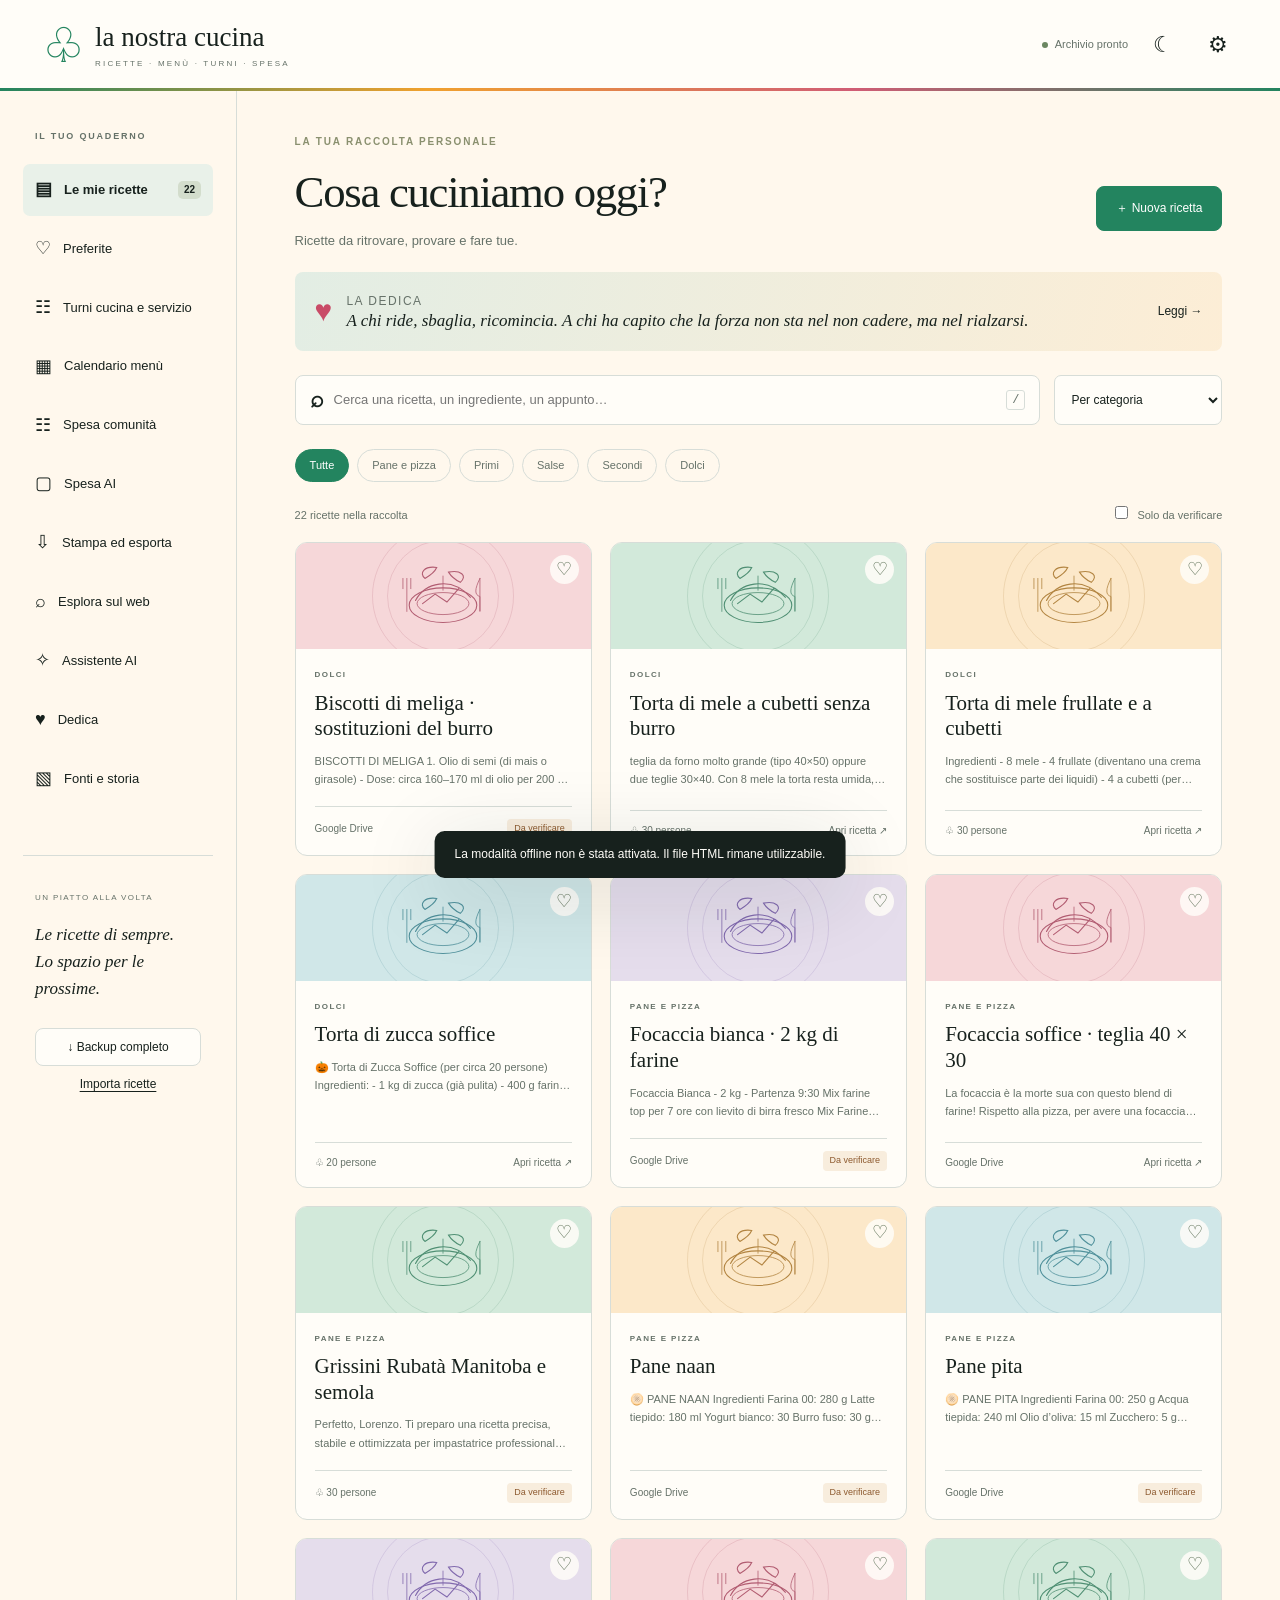
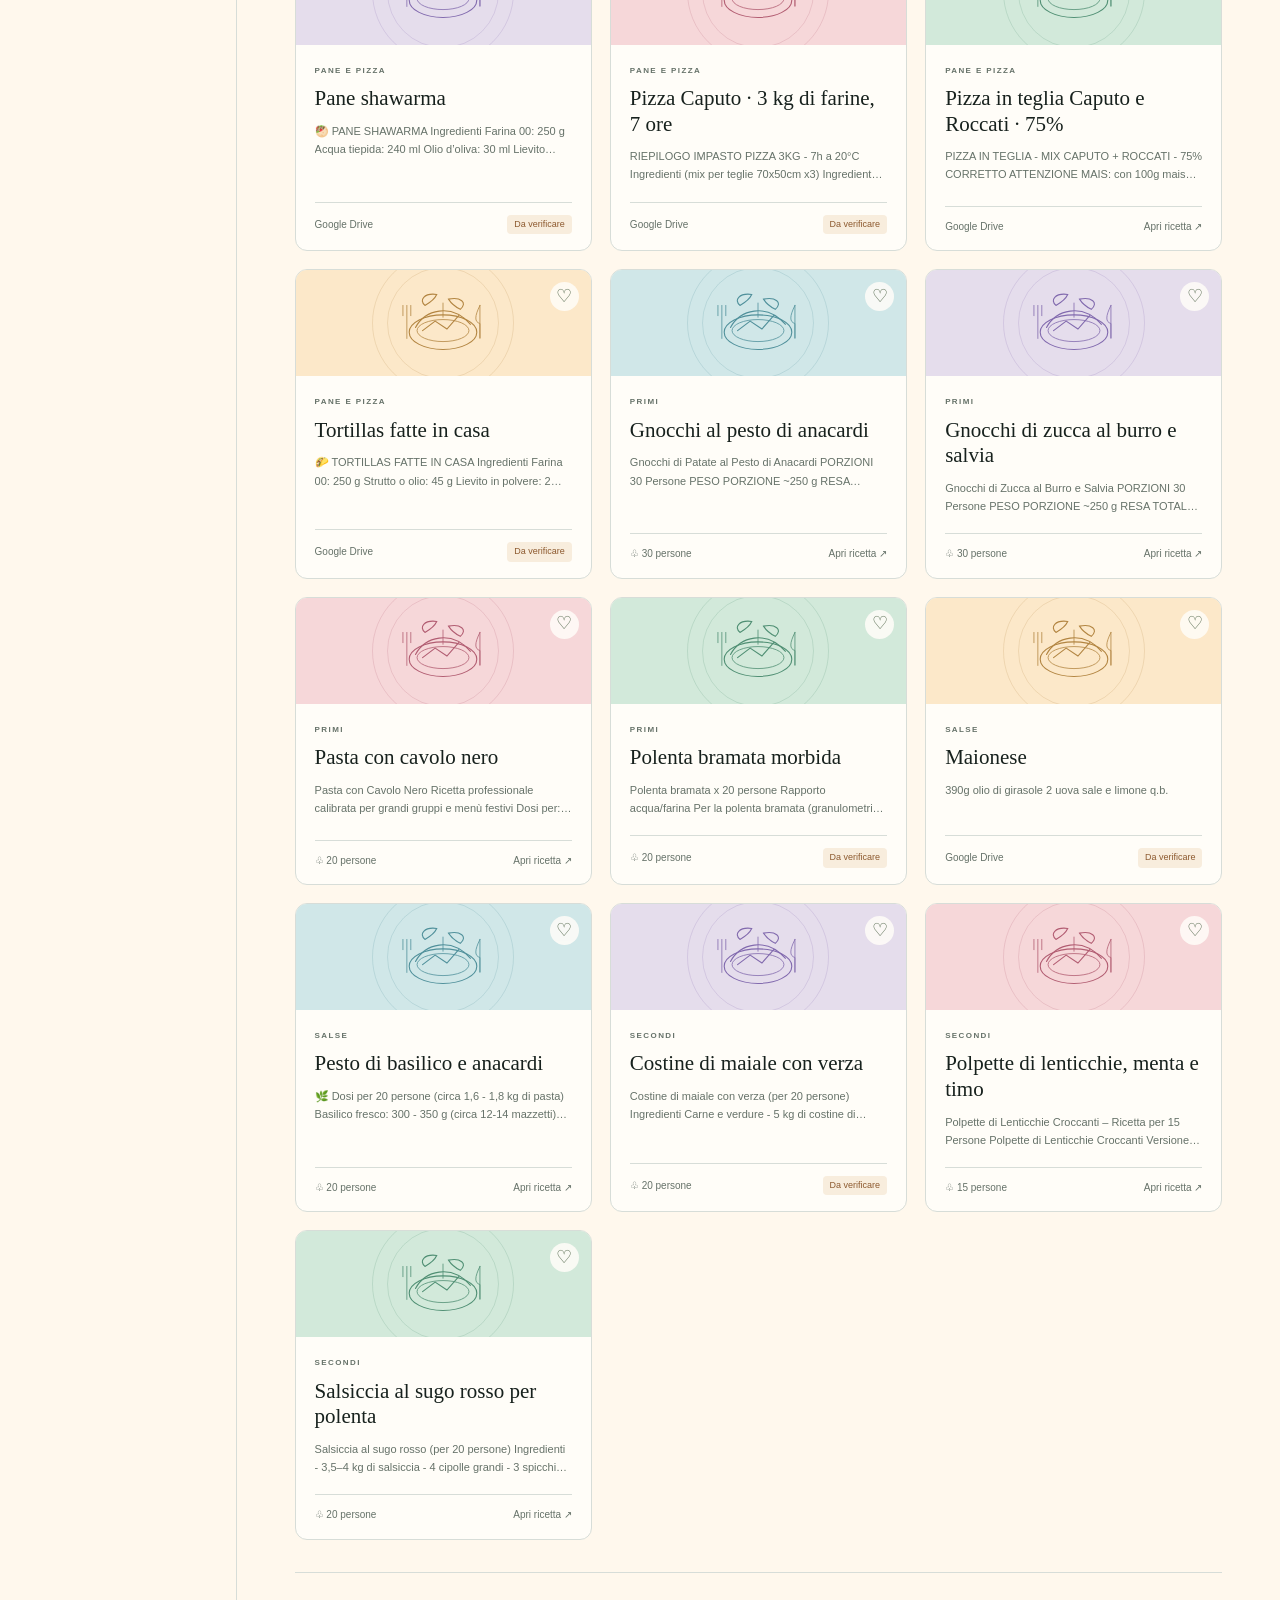
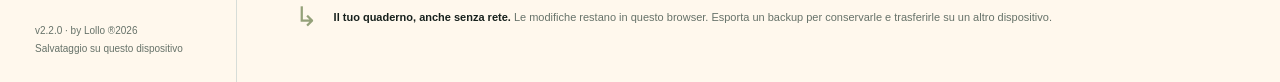
<file: index.html>
<!doctype html>
<html lang="it"><head><meta charset="utf-8"><meta name="viewport" content="width=device-width,initial-scale=1"><meta name="theme-color" content="#23845f"><meta name="description" content="Il ricettario personale di Lorenzo: ricette, spesa AI, stampa ed esportazione."><link rel="manifest" href="./manifest.webmanifest"><link rel="icon" href="./icon.svg" type="image/svg+xml"><link rel="stylesheet" href="./style.css"><link rel="stylesheet" href="./features.css"><title>La nostra cucina · Ricettario</title></head>
<body>
<header class="topbar"><a class="brand" href="#" aria-label="Vai al ricettario"><span class="brand-icon">♧</span><span>la nostra cucina<small>RICETTE · MENÙ · TURNI · SPESA</small></span></a><div class="top-actions"><span id="network" class="status">Archivio locale</span><button id="install" hidden>Installa</button><button id="themeToggle" class="icon-btn" aria-label="Attiva tema scuro" aria-pressed="false">☾</button><button id="settings" class="icon-btn" aria-label="Impostazioni, colori e guida">⚙</button></div></header>
<div id="storageWarning" class="review-box" role="alert" hidden></div><div class="app-shell"><aside><div class="side-label">IL TUO QUADERNO</div><nav id="nav"><button data-view="recipes" class="active">▤ <span>Le mie ricette</span><b id="totalSide">22</b></button><button data-view="favorites">♡ <span>Preferite</span></button><button data-view="turni">☷ <span>Turni cucina e servizio</span></button><button data-view="menu">▦ <span>Calendario menù</span></button><button data-view="community">☷ <span>Spesa comunità</span></button><button data-view="shopping">▢ <span>Spesa AI</span></button><button data-view="export">⇩ <span>Stampa ed esporta</span></button><button data-view="explore">⌕ <span>Esplora sul web</span></button><button data-view="ai">✧ <span>Assistente AI</span></button><button data-view="dedication">♥ <span>Dedica</span></button><button data-view="sources">▧ <span>Fonti e storia</span></button></nav><div class="sidebar-note"><span>UN PIATTO ALLA VOLTA</span><p>Le ricette di sempre.<br>Lo spazio per le prossime.</p><button id="backup">↓ Backup completo</button><button id="importOpen" class="text-btn">Importa ricette</button><input type="file" id="importFile" accept="application/json,.json" hidden></div><small class="side-footer">v2.2.0 · by Lollo ®2026<br>Salvataggio su questo dispositivo</small></aside>
<main><section id="turniView" hidden><div class="eyebrow">LA NOSTRA CUCINA · PROGRAMMA UNICO</div><h1>Turni cucina e servizio.</h1><p>Genera i turni, consulta il menù delle stesse date e conserva tutto con un backup unico.</p><div class="panel"><div class="button-row"><button id="legacyTurniImport">Importa backup Turni Cucina</button><button id="unifiedBackup">Esporta backup completo</button><button id="recoverStorage">Recupera salvataggi originali</button><button id="unifiedRestore">Ripristina backup completo</button></div><p>Per trasferire i dati della vecchia app, premi prima Salva in Turni Cucina e importa qui il suo file JSON. Il numero delle persone nei turni è distinto dai commensali del menù.</p><input id="legacyTurniFile" type="file" accept=".json,application/json" hidden><input id="unifiedImportFile" type="file" accept=".json,application/json" hidden></div><iframe id="turniFrame" title="Gestione turni cucina e servizio" style="width:100%;height:82vh;min-height:650px;border:1px solid var(--line);border-radius:14px;background:var(--paper)" allow="clipboard-write"></iframe></section>
<section id="recipesView"><div class="page-kicker">LA TUA RACCOLTA PERSONALE</div><div class="page-heading"><div><h1 id="pageTitle">Cosa cuciniamo oggi?</h1><p id="pageSubtitle">Ricette da ritrovare, provare e fare tue.</p></div><button id="newRecipe" class="primary">＋ Nuova ricetta</button></div>
<button class="dedication-banner" data-view="dedication"><span>♥</span><span><small>LA DEDICA</small><b id="dedicationTeaser">A chi ride, sbaglia, ricomincia.</b></span><span>Leggi →</span></button>
<div class="search-line"><label class="search-box"><span>⌕</span><input id="search" type="search" placeholder="Cerca una ricetta, un ingrediente, un appunto…" aria-label="Cerca nelle ricette"><kbd>/</kbd></label><select id="sort" aria-label="Ordina ricette"><option value="category">Per categoria</option><option value="title">Dalla A alla Z</option><option value="updated">Ultime modifiche</option></select></div>
<div id="categories" class="chips" aria-label="Filtra per categoria"></div><div class="list-meta"><span id="resultCount"></span><label><input type="checkbox" id="onlyReview"> Solo da verificare</label></div><div id="recipeGrid" class="recipe-grid"></div><div id="empty" class="empty" hidden><span>♧</span><h2>Nessuna ricetta trovata</h2><p>Prova un altro ingrediente o cambia i filtri.</p><button id="resetFilters">Azzera filtri</button></div>
<div class="collection-note"><span>↳</span><p><strong>Il tuo quaderno, anche senza rete.</strong> Le modifiche restano in questo browser. Esporta un backup per conservarle e trasferirle su un altro dispositivo.</p></div></section>
<section id="menuView" hidden><div class="page-kicker">PROGRAMMAZIONE DEI PASTI</div><div class="page-heading"><div><h1>Calendario dei menù.</h1><p>Due schemi settimanali, invernale ed estivo, con variazioni per singolo giorno e dosi calcolate sulle persone.</p></div><span id="menuSaved" class="saved-badge">Salvataggio automatico</span></div><div class="menu-controls panel"><label>Stagione applicata<select id="menuSeasonMode"><option value="auto">Automatica · inverno ottobre–marzo</option><option value="winter">Sempre invernale</option><option value="summer">Sempre estiva</option></select></label><label>Persone predefinite<input id="menuDefaultPeople" type="number" min="1" max="10000" value="20"></label><div class="menu-month-nav"><button id="menuPrev" aria-label="Mese precedente">←</button><strong id="menuMonthTitle"></strong><button id="menuNext" aria-label="Mese successivo">→</button><button id="menuToday">Oggi</button></div></div><div class="menu-layout"><div><div id="menuCalendar" class="menu-calendar panel"></div><div class="panel menu-template-bar"><div><h2>Schema stagionale settimanale</h2><p>Il menù del giorno si ripete ogni settimana finché non crei una variazione per una data specifica.</p></div><label>Stagione<select id="menuTemplateSeason"><option value="winter">Invernale</option><option value="summer">Estivo</option></select></label><label>Giorno<select id="menuTemplateWeekday"><option value="0">Lunedì</option><option value="1">Martedì</option><option value="2">Mercoledì</option><option value="3">Giovedì</option><option value="4">Venerdì</option><option value="5">Sabato</option><option value="6">Domenica</option></select></label><button id="menuEditTemplate" class="primary">Modifica schema</button></div></div><aside class="panel menu-day-detail"><div class="eyebrow">GIORNO SELEZIONATO</div><h2 id="menuSelectedTitle"></h2><p id="menuSelectedMeta" class="muted"></p><div id="menuDayMeals"></div><div id="menuTurni" class="panel"></div><div id="menuDayNotes"></div><h3>Ingredienti calcolati</h3><div id="menuDayIngredients"></div><div class="button-row"><button id="menuEditDay" class="primary">Modifica il giorno</button><button id="menuPrintDay">Stampa</button><button id="menuCsvDay">CSV</button></div><hr><div class="button-row"><button id="menuExport">Esporta calendario</button><button id="menuImport">Importa</button><input id="menuImportFile" type="file" accept="application/json,.json" hidden></div><p id="menuStatus" class="muted" role="status"></p></aside></div></section>
<section id="exploreView" hidden><div class="page-kicker">ISPIRAZIONI E NUOVE IDEE</div><h1>Apriamo la dispensa.</h1><p class="intro">Cerca sul web in italiano oppure esplora il database internazionale TheMealDB.</p><div class="two-col"><div class="panel"><h2>Una ricerca sul web</h2><label>Cosa vorresti cucinare?<textarea id="webQuery" rows="4" placeholder="Una torta di mele senza burro per 20 persone"></textarea></label><label>Affina la ricerca<input id="webConstraints" placeholder="Es. forno statico, senza latte, procedimento dettagliato"></label><label>Motore di ricerca<select id="webEngine"><option value="google">Google</option><option value="duck">DuckDuckGo</option></select></label><button id="webSearch" class="primary">Cerca sul web ↗</button><p class="muted">Si apre una nuova scheda con i risultati. Per salvare una ricetta usa “Nuova ricetta” e indica la fonte.</p></div><div class="panel"><div class="eyebrow">DATABASE DI RICETTE</div><h2>TheMealDB</h2><p>Ingredienti e preparazioni da tutto il mondo. Cerca i nomi in inglese, per esempio “pasta”, “chicken” o “cake”.</p><label>Nome della ricetta<input id="mealQuery" placeholder="pasta"></label><div class="button-row"><button id="mealSearch" class="primary">Cerca ricette</button><button id="mealRandom">Sorprendimi</button></div><p class="muted">Accesso personale con chiave di test pubblica 1. Puoi impostare una tua chiave nelle impostazioni. Fonte: <a href="https://www.themealdb.com/api.php" target="_blank" rel="noopener noreferrer">TheMealDB</a>.</p></div></div><p id="mealStatus" role="status"></p><div id="mealResults" class="recipe-grid"></div></section>
<section id="aiView" hidden><div class="page-kicker">UN AIUTO AI FORNELLI</div><h1>Parliamone in cucina.</h1><p class="intro">Idee, sostituzioni e spiegazioni. Scegli il servizio e inserisci la tua chiave per usare l’AI nell’app.</p><div class="two-col ai-layout"><div class="panel"><label>Servizio AI<select id="aiProvider"><option value="gemini">Google Gemini</option><option value="openrouter">OpenRouter</option></select></label><label>Chiave API personale<input id="aiKey" type="password" autocomplete="off" placeholder="Incolla la chiave API"></label><p class="muted">La chiave resta in memoria fino alla chiusura o al ricaricamento della pagina. Non viene esportata nel backup.</p><div class="button-row"><button id="loadModels">Carica modelli disponibili</button><button id="forgetKey" class="text-btn">Cancella chiave</button></div><label>Modello<input id="aiModel" list="modelList" placeholder="Carica i modelli e scegline uno"><datalist id="modelList"></datalist></label><label>Ricetta da allegare<select id="aiRecipe"><option value="">Nessuna: solo la mia domanda</option></select></label><p class="muted">Con “Chiedi all’AI” invii la domanda e, se selezionata, il testo della ricetta al servizio scelto. La risposta non include una ricerca web in tempo reale.</p><label>La tua domanda<textarea id="aiQuestion" rows="5" placeholder="Come posso rendere questo impasto più croccante? Quali ingredienti posso sostituire?"></textarea></label><div class="button-row"><button id="askAI" class="primary">✧ Chiedi all’AI</button><button id="copyPrompt">Copia prompt</button></div><a class="external" href="https://chatgpt.com/" target="_blank" rel="noopener noreferrer">Apri ChatGPT per incollare il prompt ↗</a><p id="aiStatus" role="status"></p></div><div class="panel answer-panel"><div class="eyebrow">LA RISPOSTA</div><div id="aiAnswer" class="prose"><p class="muted">Un secondo parere per la tua prossima ricetta.</p></div><div class="button-row"><button id="saveAI" disabled>＋ Salva come nuova bozza</button><button id="copyAI" disabled>Copia risposta</button></div><p class="muted">Le proposte AI sono bozze da controllare, soprattutto per dosi, allergeni e conservazione.</p></div></div></section>
<section id="shoppingView" hidden><div class="page-kicker">DALLA RICETTA AL CARRELLO</div><h1>La spesa, preparata con l’AI.</h1><p class="intro">Scegli le ricette e il numero di persone. L’AI può unire gli ingredienti, adattare le dosi note e sottrarre ciò che hai già in dispensa.</p><div class="two-col feature-layout"><div class="panel"><div class="section-row"><h2>Scegli le ricette</h2><span id="shoppingSelection">0 selezionate</span></div><div class="button-row compact"><button id="shoppingAll">Seleziona tutte</button><button id="shoppingNone">Nessuna</button></div><div id="shoppingRecipes" class="check-list"></div><label>Persone per ogni ricetta<input id="shoppingPeople" type="number" min="1" max="10000" value="4"></label><label>Già in dispensa<textarea id="shoppingPantry" rows="3" placeholder="Sale, olio, 500 g di farina…"></textarea></label><label>Preferenze o necessità<textarea id="shoppingExtra" rows="3" placeholder="Senza lattosio, compra confezioni intere…"></textarea></label><label class="inline-check"><input id="shoppingMerge" type="checkbox"> Aggiungi alla lista esistente invece di sostituirla</label><div class="button-row"><button id="shoppingGenerate" class="primary">✧ Crea la spesa con AI</button><button id="shoppingCopyPrompt">Copia prompt</button><button id="shoppingConfigure">Configura AI</button></div><p id="shoppingStatus" role="status" class="muted"></p><details><summary>Incolla una risposta preparata con ChatGPT</summary><label>JSON della lista<textarea id="shoppingPasteAI" rows="7" placeholder='{"items":[{"name":"Farina","quantity":"2 kg","category":"Pane e farine","note":""}],"notes":[]}'></textarea></label><button id="shoppingImportAI">Importa lista</button></details></div><div class="panel"><div class="section-row"><h2>Lista della spesa</h2><span id="shoppingCount">0 voci</span></div><div class="button-row compact"><button id="shoppingPrint">Stampa</button><button id="shoppingCopy">Copia</button><button id="shoppingTxt">Scarica TXT</button></div><div id="shoppingNotes"></div><div id="shoppingList"></div><form id="shoppingAdd" class="manual-add"><h3>Aggiungi a mano</h3><input id="shoppingAddName" required placeholder="Ingrediente"><input id="shoppingAddQty" placeholder="Quantità"><select id="shoppingAddCategory"><option>Frutta e verdura</option><option>Pane e farine</option><option>Carne e pesce</option><option>Latticini e uova</option><option>Dispensa</option><option>Spezie e condimenti</option><option>Altro</option></select><button>Aggiungi</button></form><p class="muted">Controlla sempre quantità, allergeni e unità ambigue. La lista si salva solo su questo dispositivo.</p></div></div></section>
<section id="communityView" hidden><div class="page-kicker">LISTA GENERALE DELLA COMUNITÀ</div><div class="page-heading"><div><h1>La spesa della comunità.</h1><p>110 prodotti importati da Lista_Spesa_Aggiornata su Google Drive.</p></div><button id="communityPrintTop" class="primary">Stampa A4</button></div><div class="community-daybar panel"><label>Giorno della spesa<input id="communityDate" type="date"></label><label>Giornate memorizzate<select id="communityHistory" aria-label="Giornate memorizzate"></select></label><div class="button-row compact"><button id="communityToday">Oggi</button><button id="communityCopyPrevious">Copia giorno precedente</button></div><span id="communitySaved" class="saved-badge">Salvataggio automatico</span></div><div class="community-toolbar panel"><label class="search-box small"><span>⌕</span><input id="communitySearch" type="search" placeholder="Cerca prodotto o reparto" aria-label="Cerca nella spesa comunità"></label><label>Supermercato<select id="communityStoreFilter"><option value="">Tutti</option><option>Angelo</option><option>Eurospin</option><option>Altro</option></select></label><div class="button-row compact"><button id="communitySelectQty">Seleziona quelli con quantità</button><button id="communityClear">Togli tutte le spunte</button></div><span id="communitySummary" class="community-summary"></span></div><div class="community-layout"><div class="panel community-catalog"><div class="community-head"><span>Da comprare</span><span>Prodotto</span><span>Quantità</span><span>Supermercato</span><span></span></div><div id="communityList"></div></div><div class="community-side"><div class="panel"><h2>Aggiungi un prodotto</h2><form id="communityAdd" class="community-add"><label>Prodotto o ingrediente<input id="communityAddName" required maxlength="180" placeholder="Es. Aceto di mele"></label><label>Quantità<input id="communityAddQty" maxlength="80" placeholder="Es. 3 bottiglie"></label><label>Reparto<input id="communityAddDepartment" maxlength="100" placeholder="Es. Cucina/Cibo"></label><label>Supermercato<select id="communityAddStore"><option>Angelo</option><option>Eurospin</option><option>Altro</option></select></label><button class="primary">Aggiungi alla lista</button></form></div><div class="panel altro-panel"><h2>ALTRO</h2><p class="muted">Spazio libero per prodotti, promemoria o indicazioni che non rientrano nell’elenco.</p><textarea id="communityOther" rows="14" placeholder="Scrivi qui tutto il resto…"></textarea></div><div class="panel"><h2>Stampa e archivio</h2><p>La giornata viene salvata automaticamente. La stampa include solo i prodotti spuntati o con quantità ed è ottimizzata per un A4 orizzontale.</p><div class="button-row"><button id="communityPrint" class="primary">Stampa su un A4</button><button id="communityCsv">Esporta giorno CSV</button></div><div class="button-row"><button id="communityExport">Esporta tutte le giornate</button><button id="communityImport">Importa archivio</button><input id="communityImportFile" type="file" accept="application/json,.json" hidden></div><button id="communityReset">Ripristina solo questo giorno</button><p id="communityStatus" class="muted" role="status"></p></div></div></div></section>
<section id="exportView" hidden><div class="page-kicker">IL RICETTARIO IN UN FILE</div><h1>Stampa ed esporta.</h1><p class="intro">Crea un documento con tutte le ricette e gli ingredienti, oppure scegli solo quelle che ti servono. Formato compatto: niente copertina o pagina nuova obbligatoria per ogni ricetta. I file vengono generati sul dispositivo: nessun contenuto viene inviato online.</p><div class="two-col feature-layout"><div class="panel"><div class="section-row"><h2>Ricette da includere</h2><span id="exportSelection">Tutte</span></div><div class="button-row compact"><button id="exportAll">Seleziona tutte</button><button id="exportNone">Nessuna</button></div><label class="search-box small"><span>⌕</span><input id="exportSearch" type="search" placeholder="Filtra l’elenco" aria-label="Filtra ricette da esportare"></label><div id="exportRecipes" class="check-list"></div><label class="inline-check"><input id="exportSources" type="checkbox" checked> Includi fonti e note</label></div><div class="panel export-actions"><h2>Scegli il formato</h2><button id="exportPrint" class="export-card"><b>Stampa</b><span>Anteprima completa, poi stampante</span></button><button id="exportPdf" class="export-card"><b>PDF</b><span>Documento multipagina pronto da conservare</span></button><button id="exportDocx" class="export-card"><b>DOCX</b><span>Documento Word modificabile</span></button><button id="exportXlsx" class="export-card"><b>Excel</b><span>Fogli “Ricette” e “Ingredienti”</span></button><p id="exportStatus" role="status" class="muted"></p><div class="export-summary"><strong>Cosa contiene</strong><ul><li>titolo, categoria e persone;</li><li>testo completo di ogni ricetta;</li><li>ingredienti estratti in un elenco dedicato;</li><li>note e fonti, se selezionate.</li></ul></div></div></div></section>
<section id="dedicationView" hidden><div class="page-kicker">PER CHI CONTINUA A PROVARE</div><div class="dedication-page"><div class="dedication-heart">♥</div><h1>La dedica</h1><div id="dedicationText" class="dedication-text"></div><p class="dedication-sign">La nostra cucina · Lorenzo</p><button data-view="recipes">Torna alle ricette</button></div></section>
<section id="sourcesView" hidden><div class="page-kicker">DA DOVE ARRIVANO LE RICETTE</div><h1>Un quaderno di storie.</h1><p class="intro">23 file letti dalla cartella Ricette il 31 ottobre 2026. Le varianti sono conservate; i duplicati equivalenti condividono una scheda.</p><div id="editorial" class="two-col"></div><h2 class="section-title">I documenti originali</h2><p class="muted">I testi estratti sono disponibili offline. I link ai file originali richiedono l’accesso al tuo Google Drive. Le modifiche nell’app non riscrivono i documenti su Drive.</p><div id="sourcesList"></div></section>
</main></div>
<dialog id="detailDialog"><div class="dialog-top"><span class="eyebrow">DAL TUO RICETTARIO</span><button data-close="detailDialog" aria-label="Chiudi ricetta">✕</button></div><div id="recipeDetail"></div></dialog>
<dialog id="editDialog"><form id="editForm"><div class="dialog-top"><h2 id="editHeading">Nuova ricetta</h2><button type="button" data-close="editDialog" aria-label="Chiudi editor">✕</button></div><label>Titolo<input id="editTitle" required maxlength="200"></label><div class="two-col"><label>Categoria<select id="editCategory"><option>Pane e pizza</option><option>Primi</option><option>Secondi</option><option>Dolci</option><option>Salse</option><option>Altro</option></select></label><label>Persone (facoltativo)<input id="editServings" type="number" min="1" max="10000" step="1"></label></div><label>Ingredienti, procedimento e consigli<textarea id="editContent" required rows="16" placeholder="Ingredienti\n…\n\nProcedimento\n1. …"></textarea></label><label>Note da verificare<textarea id="editNotes" rows="2"></textarea></label><label>URL della fonte (facoltativo)<input id="editSourceUrl" type="url" placeholder="https://…"></label><div class="button-row"><button type="submit" class="primary">Salva ricetta</button><button type="button" data-close="editDialog">Annulla</button></div><p id="editError" role="alert"></p></form></dialog>
<dialog id="settingsDialog"><div class="dialog-top"><h2>Il tuo ricettario</h2><button data-close="settingsDialog" aria-label="Chiudi impostazioni">✕</button></div><div class="panel"><h3>Aspetto e installazione</h3><label>Tema<select id="theme"><option value="light">Chiaro</option><option value="dark">Scuro</option><option value="system">Come il dispositivo</option></select></label><div id="appearanceControls"><p class="muted">Scegli una palette oppure personalizza i colori. I colori scuri vengono salvati separatamente da quelli chiari.</p><div id="paletteList" class="palette-list"></div><div class="color-grid"><label>Colore principale<input id="accentColor" type="color"></label><label>Colore secondario<input id="secondaryColor" type="color"></label><label>Sfondo<input id="backgroundColor" type="color"></label><label>Riquadri<input id="surfaceColor" type="color"></label></div><button id="resetColors">Ripristina colori</button></div><button id="updateApp">Controlla aggiornamenti</button><p class="muted">Per installare: apri il sito in Chrome e usa “Installa app” o “Aggiungi a schermata Home”. Su iPhone: Safari → Condividi → Aggiungi alla schermata Home.</p></div><div class="panel"><h3>Backup e importazione</h3><div class="button-row"><button id="backupMobile">↓ Esporta backup</button><button id="importMobile">↑ Importa ricette</button></div><p>Il salvataggio è locale al browser: usa Esporta backup prima di cancellare i dati del browser o cambiare indirizzo del sito. I dispositivi non si sincronizzano automaticamente.</p><label>Modalità di importazione<select id="importMode"><option value="add">Aggiungi solo ricette con ID nuovi</option><option value="restore">Ripristina un backup completo (sostituisce l’archivio locale)</option></select></label></div><div class="panel"><h3>Database e chiavi API</h3><label>Chiave TheMealDB<input id="mealKey" type="password" autocomplete="off" placeholder="1 (test pubblico)"></label><p class="muted">L’eventuale chiave personale resta in memoria per questa apertura.</p><ul><li><a href="https://www.themealdb.com/api.php" target="_blank" rel="noopener noreferrer">TheMealDB</a>: integrato.</li><li><a href="https://spoonacular.com/food-api" target="_blank" rel="noopener noreferrer">Spoonacular</a>: richiede API key.</li><li><a href="https://developer.edamam.com/edamam-recipe-api" target="_blank" rel="noopener noreferrer">Edamam</a>: richiede App ID e App Key.</li></ul><h3>Attivare l’assistente AI</h3><p>Ottieni una chiave su <a href="https://aistudio.google.com/apikey" target="_blank" rel="noopener noreferrer">Google AI Studio</a> oppure <a href="https://openrouter.ai/keys" target="_blank" rel="noopener noreferrer">OpenRouter</a>. La stessa configurazione viene usata anche per creare la spesa.</p></div><small>La nostra cucina · 2.2.0 · by Lollo ®2026</small></dialog>
<dialog id="menuEditDialog" class="menu-edit-dialog"><form id="menuEditForm"><div class="dialog-top"><div><h2 id="menuEditHeading">Modifica menù</h2><p id="menuEditSub" class="muted"></p></div><button type="button" data-close="menuEditDialog" aria-label="Chiudi">✕</button></div><label id="menuEditPeopleWrap">Persone previste per questo giorno<input id="menuEditPeople" type="number" min="1" max="10000" value="20"></label><div class="menu-recipe-import panel"><label>Importa una ricetta dal ricettario<select id="menuRecipe"></select></label><button type="button" id="menuAddRecipe">Aggiungi ricetta</button><p>Gli ingredienti vengono estratti automaticamente: controlla sempre quantità e unità.</p></div><div id="menuMealsEditor"></div><button type="button" id="menuAddMeal">＋ Aggiungi portata manuale</button><label>Note del menù<textarea id="menuEditNotes" rows="3" maxlength="10000"></textarea></label><p id="menuEditStatus" class="muted" role="status"></p><div class="button-row"><button class="primary">Salva menù</button><button type="button" id="menuUseSeasonal">Usa lo schema stagionale</button><button type="button" data-close="menuEditDialog">Annulla</button></div></form></dialog>
<dialog id="shoppingEditDialog"><form id="shoppingEditForm"><div class="dialog-top"><h2>Modifica voce</h2><button type="button" data-close="shoppingEditDialog" aria-label="Chiudi">✕</button></div><label>Ingrediente<input id="shoppingEditName" required></label><label>Quantità<input id="shoppingEditQty"></label><label>Categoria<select id="shoppingEditCategory"><option>Frutta e verdura</option><option>Pane e farine</option><option>Carne e pesce</option><option>Latticini e uova</option><option>Dispensa</option><option>Spezie e condimenti</option><option>Altro</option></select></label><label>Nota<input id="shoppingEditNote"></label><button class="primary">Salva</button></form></dialog>
<dialog id="communityEditDialog"><form id="communityEditForm"><div class="dialog-top"><h2>Modifica prodotto</h2><button type="button" data-close="communityEditDialog" aria-label="Chiudi">✕</button></div><label>Prodotto o ingrediente<input id="communityEditName" required maxlength="180"></label><label>Quantità<input id="communityEditQty" maxlength="80"></label><label>Reparto<input id="communityEditDepartment" maxlength="100"></label><label>Supermercato<select id="communityEditStore"><option>Angelo</option><option>Eurospin</option><option>Altro</option></select></label><div class="button-row"><button class="primary">Salva modifiche</button><button type="button" id="communityDelete">Elimina prodotto</button></div></form></dialog>
<dialog id="printDialog" class="print-dialog"><div class="dialog-top no-print"><h2>Anteprima di stampa</h2><button data-close="printDialog" aria-label="Chiudi">✕</button></div><div class="button-row no-print"><button id="printNow" class="primary">Stampa ora</button></div><div id="printContent" class="print-content"></div></dialog>
<div id="toast" role="status" hidden><span id="toastText"></span><button id="undoDelete" hidden>Annulla eliminazione</button></div>
<script src="./data-guard.js"></script><script src="./data.js"></script><script src="./appearance.js"></script><script src="./shopping.js"></script><script src="./community-shopping.js"></script><script src="./menu-calendar.js"></script><script src="./exports.js"></script><script src="./unified.js"></script><script src="./app.js"></script></body></html>
</file>
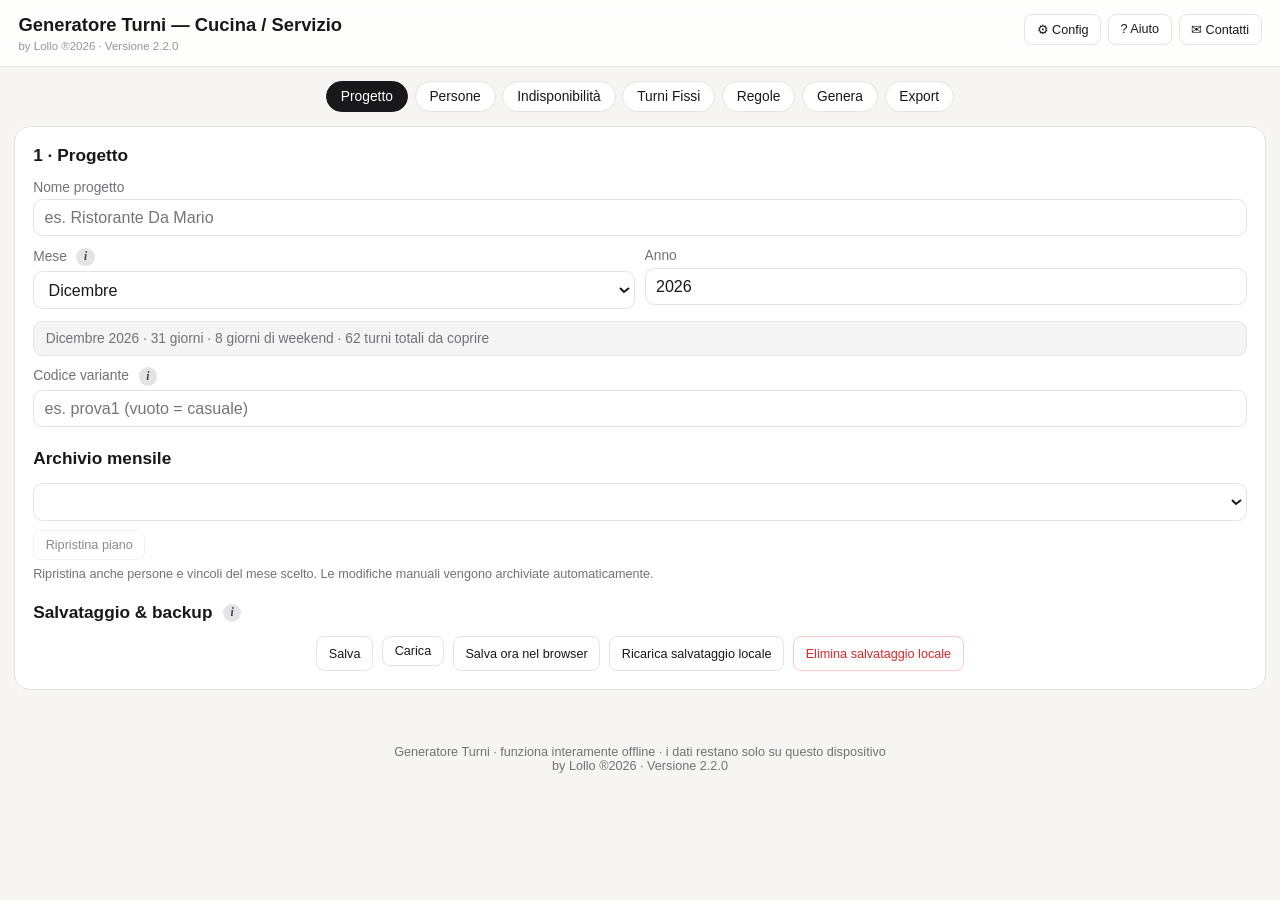
<file: turni.html>
<!DOCTYPE html>
<html lang="it">
<head>
<meta charset="UTF-8">
<meta name="viewport" content="width=device-width, initial-scale=1">
<title>Turni cucina e servizio · La nostra cucina</title>
<meta name="theme-color" content="#18181b">
<meta name="description" content="Genera i turni cucina/servizio del mese. Funziona interamente offline.">
<meta name="mobile-web-app-capable" content="yes">
<meta name="apple-mobile-web-app-capable" content="yes">
<meta name="apple-mobile-web-app-title" content="Turni">
<meta name="apple-mobile-web-app-status-bar-style" content="default">
<style>
  :root{
    --bg:#f6f5f2; --card:#ffffff; --surface2:#ffffff; --ink:#18181b; --muted:#71717a;
    --line:#e4e4e7; --accent:#18181b; --accent-text:#ffffff; --accent2:#f59e0b; --ok:#059669; --bad:#dc2626;
    --header-bg:rgba(255,255,255,.85); --weekend-bg:#fffbeb;
    --c-bg:#ecfdf5; --c-border:#a7f3d0; --s-bg:#eff6ff; --s-border:#bfdbfe;
    --msg-ok-bg:#ecfdf5; --msg-ok-border:#a7f3d0; --msg-bad-bg:#fef2f2; --msg-bad-border:#fecaca;
    --msg-info-bg:#f4f4f5;
    --info-btn-bg:#e4e4e7; --info-btn-color:#3f3f46; --info-btn-active-bg:#d4d4d8;
    --modal-bg:#ffffff;
  }
  /* Skin "Scuro" */
  body[data-skin="scuro"]{
    --bg:#121214; --card:#1e1e22; --surface2:#242428; --ink:#f2f2f4; --muted:#a1a1aa;
    --line:#3a3a40; --accent:#6366f1; --accent-text:#ffffff; --accent2:#fbbf24; --ok:#34d399; --bad:#f87171;
    --header-bg:rgba(18,18,20,.88); --weekend-bg:#332c18;
    --c-bg:#0f2e22; --c-border:#166534; --s-bg:#12233d; --s-border:#1e40af;
    --msg-ok-bg:#0f2e22; --msg-ok-border:#166534; --msg-bad-bg:#3a1414; --msg-bad-border:#7f1d1d;
    --msg-info-bg:#242428;
    --info-btn-bg:#3a3a40; --info-btn-color:#e4e4e7; --info-btn-active-bg:#52525b;
    --modal-bg:#1e1e22;
  }
  /* Skin "Oceano" */
  body[data-skin="oceano"]{
    --bg:#eef4f8; --card:#ffffff; --surface2:#ffffff; --ink:#0f2436; --muted:#5b7a8c;
    --line:#cfe0e8; --accent:#0369a1; --accent-text:#ffffff; --accent2:#0891b2; --ok:#059669; --bad:#dc2626;
    --header-bg:rgba(255,255,255,.85); --weekend-bg:#fff7e6;
    --c-bg:#ecfdf5; --c-border:#a7f3d0; --s-bg:#e0f2fe; --s-border:#7dd3fc;
    --msg-ok-bg:#ecfdf5; --msg-ok-border:#a7f3d0; --msg-bad-bg:#fef2f2; --msg-bad-border:#fecaca;
    --msg-info-bg:#eef4f8;
    --info-btn-bg:#dceaf1; --info-btn-color:#0f2436; --info-btn-active-bg:#c3dbe6;
    --modal-bg:#ffffff;
  }
  /* Skin "Ambra" */
  body[data-skin="ambra"]{
    --bg:#faf6f0; --card:#ffffff; --surface2:#ffffff; --ink:#3a2a1a; --muted:#8a7259;
    --line:#ecdfc9; --accent:#b45309; --accent-text:#ffffff; --accent2:#d97706; --ok:#059669; --bad:#b91c1c;
    --header-bg:rgba(255,255,255,.85); --weekend-bg:#fff1db;
    --c-bg:#ecfdf5; --c-border:#a7f3d0; --s-bg:#fdf1e2; --s-border:#f3d19e;
    --msg-ok-bg:#ecfdf5; --msg-ok-border:#a7f3d0; --msg-bad-bg:#fef2f2; --msg-bad-border:#fecaca;
    --msg-info-bg:#faf6f0;
    --info-btn-bg:#f0e4d1; --info-btn-color:#3a2a1a; --info-btn-active-bg:#e4d2b5;
    --modal-bg:#ffffff;
  }
  *{box-sizing:border-box}
  body{margin:0;background:var(--bg);color:var(--ink);
    font-family:-apple-system,BlinkMacSystemFont,"Segoe UI",Roboto,Arial,sans-serif;
    transition:background .2s ease, color .2s ease}
  header{position:sticky;top:0;z-index:10;background:var(--header-bg);backdrop-filter:blur(8px);
    border-bottom:1px solid var(--line);padding:12px 16px}
  header h1{font-size:16px;margin:0}
  header p{font-size:11px;color:var(--muted);margin:4px 0 0}
  .azioni-app{display:flex;gap:6px;flex-shrink:0;flex-wrap:wrap;justify-content:flex-end}
  #msgAzioniApp{font-size:10px;color:var(--muted);margin-top:6px;text-align:right}
  .header-main{display:flex;justify-content:space-between;align-items:flex-start;gap:10px}
  @media (max-width:700px){
    .header-main{flex-direction:column}
    .azioni-app{justify-content:flex-start}
    #msgAzioniApp{text-align:left}
  }
  .firma{font-size:10px;color:var(--muted);opacity:.75}
  main{max-width:900px;margin:0 auto;padding:12px}

  /* Dispositivo: larghezza del contenuto e scala visiva complessiva. "Automatico" applica
     una di queste in base alla larghezza reale della finestra (vedi applicaDispositivo());
     le altre restano fisse indipendentemente dallo schermo, per chi le sceglie di proposito. */
  body[data-dispositivo="smartphone"] main{max-width:480px}
  body[data-dispositivo="tablet"] main{max-width:760px}
  body[data-dispositivo="tablet"]{zoom:1.05}
  body[data-dispositivo="computer"] main{max-width:1200px}
  body[data-dispositivo="computer"]{zoom:1.15}
  body[data-dispositivo="computer"] table.cal td{height:76px}
  body[data-dispositivo="minimale"] main{max-width:560px;padding:8px}
  body[data-dispositivo="minimale"]{zoom:0.85}
  body[data-dispositivo="minimale"] header p.firma,
  body[data-dispositivo="minimale"] footer,
  body[data-dispositivo="minimale"] .hint{display:none}
  body[data-dispositivo="minimale"] section.tab{padding:10px}

  nav.tabs{display:flex;gap:6px;flex-wrap:wrap;margin-bottom:12px;justify-content:center}
  nav.tabs button{border:1px solid var(--line);background:var(--surface2);border-radius:999px;
    padding:6px 12px;font-size:12px;cursor:pointer;color:var(--ink)}
  nav.tabs button.active{background:var(--accent);color:var(--accent-text);border-color:var(--accent)}
  section.tab{display:none;background:var(--card);border:1px solid var(--line);
    border-radius:14px;padding:16px;margin-bottom:12px}
  section.tab.active{display:block}
  h2{font-size:15px;margin:0 0 12px}
  label{font-size:12px;color:var(--muted);display:block;margin-bottom:4px}
  input,select{font-size:14px;padding:7px 9px;border:1px solid var(--line);border-radius:8px;
    width:100%;background:var(--surface2);color:var(--ink)}
  .row{display:flex;gap:8px;flex-wrap:wrap;margin-bottom:10px}
  .row > div{flex:1;min-width:110px}
  .btn{background:var(--accent);color:var(--accent-text);border:none;border-radius:8px;
    padding:9px 14px;font-size:13px;cursor:pointer;display:inline-block;text-decoration:none;text-align:center}
  [hidden]{display:none !important}
  .btn.secondary{background:var(--surface2);color:var(--ink);border:1px solid var(--line)}
  .btn.danger{background:var(--surface2);color:var(--bad);border:1px solid var(--msg-bad-border)}
  .btn:disabled{opacity:.5;cursor:not-allowed}
  .btn.grande{padding:15px 22px;font-size:15px;font-weight:700;border-radius:10px}
  .btn.mini{padding:6px 10px;font-size:11px;border-radius:7px}
  ul.list{list-style:none;padding:0;margin:10px 0}
  ul.list li{display:flex;justify-content:space-between;align-items:center;
    padding:7px 10px;border:1px solid var(--line);border-radius:8px;margin-bottom:6px;font-size:13px}
  ul.list li button{background:none;border:none;color:var(--bad);cursor:pointer;font-size:16px}
  .chips{display:flex;flex-wrap:wrap;gap:6px}
  .chip{display:inline-flex;align-items:center;gap:5px;background:var(--surface2);border:1px solid var(--line);
    border-radius:999px;padding:4px 6px 4px 10px;font-size:12px}
  .chip button{background:none;border:none;color:var(--bad);cursor:pointer;font-size:14px;line-height:1;padding:0 2px}
  .check{display:flex;align-items:center;gap:8px;margin-bottom:10px;font-size:13px}
  .check input{width:auto}
  .hint{font-size:11px;color:var(--muted);margin-top:-4px;margin-bottom:10px}
  table.cal{border-collapse:collapse;width:100%;font-size:10px;table-layout:fixed}
  table.cal th{font-size:9px;color:var(--muted);padding:2px}
  table.cal td{border:1px solid var(--line);vertical-align:top;height:56px;padding:2px;border-radius:4px}
  table.cal td.weekend{background:var(--weekend-bg)}
  table.cal .g{font-weight:700;font-size:10px}
  table.cal .c{font-size:8px;background:var(--c-bg);border:1px solid var(--c-border);border-radius:3px;
    padding:1px 2px;margin-top:1px;overflow:hidden;white-space:nowrap;text-overflow:ellipsis}
  table.cal .s{font-size:8px;background:var(--s-bg);border:1px solid var(--s-border);border-radius:3px;
    padding:1px 2px;margin-top:1px;overflow:hidden;white-space:nowrap;text-overflow:ellipsis}
  select.cella-turno{font:inherit;color:inherit;background:transparent;border:none;padding:0;
    width:100%;max-width:56px;vertical-align:middle}
  select.cella-turno:disabled{opacity:0.85;-webkit-appearance:none;appearance:none}
  select.cella-aff{font-size:7px;opacity:0.8;max-width:56px;margin-top:1px}
  table.cal td.giorno-speciale{background:#f3e8ff}
  body[data-skin="scuro"] table.cal td.giorno-speciale{background:#2e1f45}
  table.cal .gs-etichetta{font-size:8px;font-style:italic;color:var(--muted);margin-bottom:2px;
    overflow:hidden;white-space:nowrap;text-overflow:ellipsis}
  table.summary{width:100%;border-collapse:collapse;font-size:12px}
  table.summary th,table.summary td{border:1px solid var(--line);padding:6px 8px;text-align:center}
  .msg{font-size:12px;border-radius:8px;padding:8px 10px;margin-bottom:10px}
  .msg.ok{background:var(--msg-ok-bg);color:var(--ok);border:1px solid var(--msg-ok-border)}
  .msg.bad{background:var(--msg-bad-bg);color:var(--bad);border:1px solid var(--msg-bad-border)}
  .msg.info{background:var(--msg-info-bg);color:var(--muted);border:1px solid var(--line)}
  .exportbar{display:flex;gap:8px;flex-wrap:wrap;margin-top:12px;justify-content:center}
  progress{width:100%;height:8px}
  footer{text-align:center;font-size:11px;color:var(--muted);padding:24px 0}

  .info-btn{
    display:inline-flex;align-items:center;justify-content:center;
    width:16px;height:16px;border-radius:50%;background:var(--info-btn-bg);color:var(--info-btn-color);
    font-size:10px;font-weight:700;font-style:italic;font-family:Georgia,serif;
    border:none;cursor:pointer;margin-left:5px;vertical-align:middle;line-height:1;padding:0
  }
  .info-btn:active{background:var(--info-btn-active-bg)}
  .info-popover{
    position:fixed;z-index:3000;background:#18181b;color:#fff;font-size:12px;line-height:1.45;
    padding:9px 11px;border-radius:8px;max-width:270px;box-shadow:0 6px 20px rgba(0,0,0,.3);
    white-space:pre-line
  }

  #backdropAiuto, #backdropConfig, #backdropContatti{position:fixed;inset:0;background:rgba(0,0,0,.5);z-index:2000;display:none;
    align-items:center;justify-content:center;padding:16px}
  #backdropAiuto.show, #backdropConfig.show, #backdropContatti.show{display:flex}
  #modaleAiuto, #modaleConfig, #modaleContatti{background:var(--modal-bg);color:var(--ink);border-radius:14px;max-width:480px;width:100%;max-height:85vh;
    overflow-y:auto;padding:20px 22px}
  #modaleAiuto{max-width:720px}
  #modaleAiuto h2, #modaleConfig h2, #modaleContatti h2{margin-top:0;font-size:17px}
  #modaleAiuto h3, #modaleConfig h3{font-size:13px;margin:16px 0 4px}
  #modaleAiuto ol{padding-left:20px;font-size:13px;line-height:1.6;margin:8px 0}
  #modaleAiuto li{margin-bottom:8px}
  #modaleAiuto p, #modaleConfig p, #modaleContatti p{font-size:13px;line-height:1.6;color:var(--muted)}
  #modaleAiuto .chiudiAiuto, #modaleConfig .chiudiConfig, #modaleContatti .chiudiContatti{margin-top:14px;display:block;margin-left:auto;margin-right:auto}

  .skin-scelta{display:grid;grid-template-columns:1fr 1fr;gap:10px;margin:12px 0}
  .skin-opzione{border:2px solid var(--line);border-radius:12px;padding:10px;cursor:pointer;text-align:left}
  .skin-opzione.selezionata{border-color:var(--accent)}
  .skin-anteprima{height:34px;border-radius:8px;margin-bottom:8px;border:1px solid var(--line)}
  .skin-opzione .nome{font-size:12px;font-weight:600}

  .pagina1-scelta{display:grid;grid-template-columns:1fr 1fr;gap:10px;margin:10px 0}
  .pagina1-opzione{border:2px solid var(--line);border-radius:12px;padding:10px;cursor:pointer;text-align:center;font-size:12px;font-weight:600}
  .pagina1-opzione.selezionata{border-color:var(--accent)}
  .anteprima-pagina1{border:1px solid var(--line);border-radius:10px;padding:8px;margin-top:10px;overflow-x:auto;background:var(--card)}
  .anteprima-pagina1 .anteprima-titolo{font-size:11px;color:var(--muted);margin-bottom:6px}
  .anteprima-pagina1 table{border-collapse:collapse;font-size:9px}
  .anteprima-pagina1 table.tabella-elenco{width:100%;table-layout:fixed}
  .anteprima-pagina1 table.tabella-elenco col.col-giorno{width:7.5%}
  .anteprima-pagina1 table.tabella-elenco col.col-data{width:11%}
  .anteprima-pagina1 table.tabella-elenco col.col-giornosett{width:7.5%}
  .anteprima-pagina1 table.tabella-elenco col.col-larga{width:37%}
  .anteprima-pagina1 table.tabella-elenco th.stretta, .anteprima-pagina1 table.tabella-elenco td.stretta{font-size:7px;padding:2px 2px}
  .anteprima-pagina1 table.tabella-calendario{width:100%;table-layout:fixed;min-width:480px}
  .anteprima-pagina1 table th, .anteprima-pagina1 table td{border:1px solid var(--line);padding:2px 4px}
  .anteprima-pagina1 table th{background:var(--surface2)}
  .anteprima-pagina1 .weekend{background:var(--weekend-bg)}
  .anteprima-pagina1 table.tabella-calendario td{height:38px;vertical-align:top}
  .anteprima-pagina1 .giorno-num{font-weight:700;font-size:9px}
  .anteprima-pagina1 .cell-cucina, .anteprima-pagina1 .cell-servizio{font-size:7px;overflow:hidden;white-space:nowrap;text-overflow:ellipsis}
  .anteprima-pagina1 .giorno-speciale{background:#f3e8ff}
  .anteprima-pagina1 .gs-etichetta{font-size:6px;font-style:italic;color:var(--muted);overflow:hidden;white-space:nowrap;text-overflow:ellipsis}

  #areaStampa{display:none}
  @media print{
    body > header, body > main > nav.tabs, body > main > section.tab, body > footer{display:none !important}
    #backdropAiuto, #backdropConfig, #backdropContatti, .info-popover{display:none !important}
    #areaStampa{display:block !important}
    #areaStampa h1{font-size:22px;margin:0 0 4px}
    #areaStampa .sottotitolo{font-size:12px;color:#555;margin-bottom:14px}
    #areaStampa .salto-pagina{page-break-after:always; break-after:page; display:block; height:0; margin:0; padding:0}
    #areaStampa table{border-collapse:collapse;width:100%;margin-bottom:18px}
    #areaStampa table th, #areaStampa table td{border:1px solid #999;padding:5px 7px;font-size:12px;text-align:left}
    #areaStampa table th{background:#eee !important; -webkit-print-color-adjust:exact; print-color-adjust:exact}
    #areaStampa td.weekend, #areaStampa th.weekend{background:#fff3cd !important; -webkit-print-color-adjust:exact; print-color-adjust:exact}
    #areaStampa h2{font-size:14px;margin:14px 0 6px}
    #areaStampa ul{margin:0 0 10px;padding-left:18px;font-size:12px}
    /* Pagina 1, stile elenco: righe grandi e leggibili, tabella allargata a tutta pagina.
       Giorno/Data/G.sett strette con font dedicato più piccolo (altrimenti il contenuto
       non ci sta), lo spazio e il font grande vanno tutti a CUCINA/SERVIZIO. */
    #areaStampa table.tabella-elenco{table-layout:fixed}
    #areaStampa table.tabella-elenco col.col-giorno{width:7.5%}
    #areaStampa table.tabella-elenco col.col-data{width:11%}
    #areaStampa table.tabella-elenco col.col-giornosett{width:7.5%}
    #areaStampa table.tabella-elenco col.col-larga{width:37%}
    #areaStampa table.tabella-elenco th, #areaStampa table.tabella-elenco td{font-size:16px;padding:8px 10px}
    #areaStampa table.tabella-elenco th.stretta, #areaStampa table.tabella-elenco td.stretta{font-size:12px;padding:8px 4px}
    /* Pagina 1, stile calendario: griglia settimanale allargata a tutta pagina, celle alte */
    #areaStampa table.tabella-calendario{table-layout:fixed;height:78vh}
    #areaStampa table.tabella-calendario th{font-size:15px;padding:6px;text-align:center}
    #areaStampa table.tabella-calendario td{vertical-align:top;padding:6px}
    #areaStampa table.tabella-calendario td.vuota{border:none;background:none}
    #areaStampa table.tabella-calendario .giorno-num{font-weight:700;font-size:16px;margin-bottom:4px}
    #areaStampa table.tabella-calendario .cell-cucina,
    #areaStampa table.tabella-calendario .cell-servizio{font-size:13px;line-height:1.5;overflow:hidden;white-space:nowrap;text-overflow:ellipsis}
    #areaStampa table.tabella-calendario td.giorno-speciale{background:#f3e8ff !important; -webkit-print-color-adjust:exact; print-color-adjust:exact}
    #areaStampa table.tabella-calendario .gs-etichetta{font-size:11px;font-style:italic;color:#555;margin-bottom:3px;
      overflow:hidden;white-space:nowrap;text-overflow:ellipsis}
  }
</style>
<style id="stilePaginaStampa"></style>
<style>body>header{position:static}#btnInstallaApp,#btnScaricaPortatile,#btnControllaAggiornamenti{display:none!important}.menu-collegato{border-top:1px solid var(--line);margin-top:8px;padding-top:8px;font-size:11px}.menu-collegato button{font-size:11px;white-space:normal}@media print{.menu-collegato{display:none}}</style>
<style>
@media print{
 #areaStampa{color:#111;background:#fff;--ink:#111;--muted:#555}
 #areaStampa h1{font-size:16px;margin:0 0 2px}
 #areaStampa .sottotitolo{font-size:10px;margin:0 0 5px}
 #areaStampa h2{font-size:12px;margin:7px 0 3px;break-after:avoid}
 #areaStampa ul{font-size:10px;margin:2px 0 5px}
 #areaStampa table{margin-bottom:5px}
 #areaStampa table th,#areaStampa table td{padding:2px 4px;font-size:10px;line-height:1.18}
 #areaStampa tr{break-inside:avoid}
 #areaStampa table.tabella-calendario{height:auto}
 #areaStampa table.tabella-calendario th{font-size:10px;padding:3px}
 #areaStampa table.tabella-calendario td{height:auto;padding:3px}
 #areaStampa table.tabella-calendario .giorno-num{font-size:11px;margin-bottom:2px}
 #areaStampa table.tabella-calendario .cell-cucina,#areaStampa table.tabella-calendario .cell-servizio{font-size:10px;line-height:1.2;overflow:visible;white-space:normal;text-overflow:clip;overflow-wrap:anywhere}
 #areaStampa table.tabella-calendario .gs-etichetta{font-size:9px;overflow:visible;white-space:normal}
 #areaStampa table.tabella-elenco th,#areaStampa table.tabella-elenco td{font-size:11px;padding:3px 5px}
 #areaStampa table.tabella-elenco th.stretta,#areaStampa table.tabella-elenco td.stretta{font-size:9px;padding:3px}
}
</style></head>
<body>
<header>
  <div class="header-main">
    <div>
      <h1>Generatore Turni — Cucina / Servizio</h1>
      <p class="firma">by Lollo ®2026 · Versione <span class="numeroVersioneApp">2.2.0</span></p>
    </div>
    <div>
    <div class="azioni-app">
      <button class="btn mini" id="btnInstallaApp">⬇ Installa app</button>
      <button class="btn mini secondary" id="btnScaricaPortatile">⇩ Scarica HTML</button>
      <button class="btn mini secondary" id="btnControllaAggiornamenti">↻ Aggiornamenti</button>
      <button class="btn mini secondary" id="btnConfig">⚙ Config</button>
      <button class="btn mini secondary" id="btnAiuto">? Aiuto</button>
      <button class="btn mini secondary" id="btnContatti">✉ Contatti</button>
    </div>
    <div id="msgAzioniApp" role="status" aria-live="polite"></div>
    </div>
  </div>
</header>
<main>
  <div id="msgSalvataggio" class="msg bad" role="status" style="display:none"></div>
  <nav class="tabs" id="tabs"></nav>

  <section class="tab" data-tab="mese">
    <h2>1 · Progetto</h2>
    <div class="row">
      <div style="flex:2"><label>Nome progetto</label><input id="inNomeProgetto" maxlength="160" placeholder="es. Ristorante Da Mario"></div>
    </div>
    <div class="row">
      <div>
        <label>Mese <button type="button" class="info-btn" data-info="continuitaMese">i</button></label>
        <select id="inMese"></select>
      </div>
      <div>
        <label>Anno</label>
        <input id="inAnno" type="number" min="2000" max="2100">
      </div>
    </div>
    <div class="msg info" id="infoMese"></div>
    <div class="row" style="margin-top:10px">
      <div><label>Codice variante <button type="button" class="info-btn" data-info="codiceVariante">i</button></label><input id="inCodiceVariante" maxlength="120" placeholder="es. prova1 (vuoto = casuale)"></div>
    </div>

    <h2 style="margin-top:18px">Archivio mensile</h2>
    <div class="row"><select id="archivioMese" aria-label="Piani archiviati"></select><button class="btn mini secondary" id="btnRipristinaMese">Ripristina piano</button></div>
    <p class="hint">Ripristina anche persone e vincoli del mese scelto. Le modifiche manuali vengono archiviate automaticamente.</p>
    <h2 style="margin-top:18px">Salvataggio &amp; backup <button type="button" class="info-btn" data-info="backupProgetto">i</button></h2>
    <div id="msgBackup"></div>
    <div id="promemoriaBackup" class="msg info" hidden></div>
    <div class="exportbar">
      <button class="btn mini secondary" id="btnBackupJson">Salva</button>
      <label class="btn mini secondary" style="display:inline-block;text-align:center">Carica
        <input type="file" id="inputImportJson" accept="application/json,.json" style="display:none">
      </label>
      <button class="btn mini secondary" id="btnSalvaOra">Salva ora nel browser</button>
      <button class="btn mini secondary" id="btnRicaricaLocale">Ricarica salvataggio locale</button>
      <button class="btn mini danger" id="btnEliminaLocale">Elimina salvataggio locale</button>
    </div>
  </section>

  <section class="tab" data-tab="persone">
    <h2>2 · Persone <button type="button" class="info-btn" data-info="profiliPersona">i</button></h2>
    <div class="row">
      <div style="flex:3"><input id="inPersona" placeholder="Nome persona"></div>
      <div style="flex:1"><button class="btn mini" id="btnAddPersona">Aggiungi</button></div>
    </div>
    <div id="msgPersone"></div>
    <ul class="list" id="listaPersone"></ul>

    <h2 style="margin-top:18px;font-size:13px">Lista persone <button type="button" class="info-btn" data-info="listaPersoneImportExport">i</button></h2>
    <div id="msgListaPersone"></div>
    <div class="exportbar">
      <button class="btn mini secondary" id="btnSalvaListaPersone">Salva</button>
      <label class="btn mini secondary" style="display:inline-block;text-align:center">Carica
        <input type="file" id="inputCaricaListaPersone" accept="application/json,.json" style="display:none">
      </label>
      <label class="btn mini secondary" style="display:inline-block;text-align:center">Importa da TXT
        <input type="file" id="inputImportaTxtPersone" accept="text/plain,.txt" style="display:none">
      </label>
    </div>
  </section>

  <section class="tab" data-tab="indisponibilita">
    <h2>3 · Indisponibilità <button type="button" class="info-btn" data-info="indisponibilitaTipi">i</button></h2>
    <div class="row">
      <div><label>Persona</label><select id="iPersona"></select></div>
      <div><label>Tipo</label>
        <select id="iTipo">
          <option value="SPECIFICA">Data specifica</option>
          <option value="RICORRENTE_GIORNO">Giorno della settimana ricorrente</option>
          <option value="INTERVALLO">Intervallo di date</option>
          <option value="MESE_RICORRENTE">Mese ricorrente (es. ferie)</option>
          <option value="WEEKEND_RICORRENTE">Weekend ricorrente del mese</option>
        </select>
      </div>
    </div>
    <div class="row" id="iParams"></div>
    <button class="btn mini secondary" id="btnAddIndisp">Aggiungi indisponibilità</button>
    <div id="msgIndisp"></div>
    <ul class="list" id="listaIndisp"></ul>
  </section>

  <section class="tab" data-tab="fissi">
    <h2>4 · Turni Fissi <button type="button" class="info-btn" data-info="turniFissi">i</button></h2>
    <div class="row">
      <div><label>Giorno</label><input id="fGiorno" type="number" min="1" max="31"></div>
      <div><label>Ruolo</label>
        <select id="fRuolo"><option value="CUCINA">CUCINA</option><option value="SERVIZIO">SERVIZIO</option></select>
      </div>
      <div><label>Persona</label><select id="fPersona"></select></div>
      <div style="align-self:flex-end"><button class="btn mini" id="btnAddFisso">Aggiungi</button></div>
    </div>
    <div id="msgFissi"></div>
    <ul class="list" id="listaFissi"></ul>

    <h2 style="margin-top:18px;font-size:13px">Affiancamenti <button type="button" class="info-btn" data-info="affiancamentiProgrammati">i</button></h2>
    <div class="row">
      <div><label>Giorno</label><input id="aGiorno" type="number" min="1" max="31"></div>
      <div><label>Ruolo</label>
        <select id="aRuolo"><option value="CUCINA">CUCINA</option><option value="SERVIZIO">SERVIZIO</option></select>
      </div>
      <div><label>Persona in affiancamento</label><select id="aPersona"></select></div>
      <div style="align-self:flex-end"><button class="btn mini" id="btnAddAff">Aggiungi</button></div>
    </div>
    <div id="msgAff"></div>
    <ul class="list" id="listaAff"></ul>

    <h2 style="margin-top:18px;font-size:13px">Giorni speciali (squadra) <button type="button" class="info-btn" data-info="giorniSpeciali">i</button></h2>
    <div class="row">
      <div><label>Giorno</label><input id="gsGiorno" type="number" min="1" max="31"></div>
      <div style="flex:2"><label>Etichetta (facoltativa)</label><input id="gsEtichetta" placeholder="es. Festa della comunità"></div>
    </div>
    <div class="row">
      <div style="flex:2"><label>Aggiungi a squadra CUCINA</label><select id="gsPersonaCucina"></select></div>
      <div style="align-self:flex-end"><button class="btn mini secondary" id="btnGsAddCucina">Aggiungi</button></div>
    </div>
    <div id="gsListaCucina" style="margin-bottom:10px"></div>
    <div class="row">
      <div style="flex:2"><label>Aggiungi a squadra SERVIZIO</label><select id="gsPersonaServizio"></select></div>
      <div style="align-self:flex-end"><button class="btn mini secondary" id="btnGsAddServizio">Aggiungi</button></div>
    </div>
    <div id="gsListaServizio" style="margin-bottom:10px"></div>
    <div id="msgGiorniSpeciali"></div>
    <button class="btn mini" id="btnSalvaGiornoSpeciale">Salva giorno speciale</button>
    <ul class="list" id="listaGiorniSpeciali" style="margin-top:12px"></ul>
  </section>

  <section class="tab" data-tab="regole">
    <h2>5 · Regole <button type="button" class="info-btn" data-info="prioritaRegole">i</button></h2>
    <label class="check"><input type="checkbox" id="rNoDoppio" checked> No doppio turno stesso giorno <button type="button" class="info-btn" data-info="regolaNoDoppio">i</button></label>
    <label class="check"><input type="checkbox" id="rRiposoMinimo" checked> Riposo minimo tra due turni <button type="button" class="info-btn" data-info="regolaRiposoMinimo">i</button>
      <select id="rRiposoVal" style="width:110px;margin-left:6px">
        <option value="1">1 giorno</option><option value="2">2 giorni</option><option value="3">3 giorni</option>
      </select>
    </label>
    <label class="check"><input type="checkbox" id="rNoStessoWeekend" checked> No sabato+domenica insieme <button type="button" class="info-btn" data-info="regolaNoStessoWeekend">i</button></label>
    <label class="check"><input type="checkbox" id="rMaxSettimana"> Massimo turni per settimana <button type="button" class="info-btn" data-info="regolaMaxSettimana">i</button>
      <input type="number" id="rMaxSettimanaVal" value="2" min="1" max="7" style="width:60px;margin-left:6px">
    </label>
    <label class="check"><input type="checkbox" id="rMaxWeekend"> Massimo weekend nel mese <button type="button" class="info-btn" data-info="regolaMaxWeekend">i</button>
      <input type="number" id="rMaxWeekendVal" value="2" min="1" max="10" style="width:60px;margin-left:6px">
    </label>
    <label class="check"><input type="checkbox" id="rDistanzaWeekend"> Distanza minima fra weekend lavorati <button type="button" class="info-btn" data-info="regolaDistanzaWeekend">i</button>
      <select id="rDistanzaWeekendVal" style="width:150px;margin-left:6px">
        <option value="1">1 weekend libero</option><option value="2">2 weekend liberi</option><option value="3">3 weekend liberi</option>
      </select>
    </label>
    <label class="check"><input type="checkbox" id="rEvitaStessoGiornoSett" checked> Evita ripetere sempre lo stesso giorno della settimana <button type="button" class="info-btn" data-info="regolaEvitaGiornoSett">i</button></label>
    <label class="check"><input type="checkbox" id="rWeekendEqui" checked> Weekend distribuiti equamente <button type="button" class="info-btn" data-info="regolaWeekendEqui">i</button></label>
    <label class="check"><input type="checkbox" id="rBilanciamento" checked> Bilancia CUCINA/SERVIZIO per persona <button type="button" class="info-btn" data-info="regolaBilanciamento">i</button></label>

    <h2 style="margin-top:16px">Regole personalizzate <button type="button" class="info-btn" data-info="regolePersonalizzate">i</button></h2>
    <div class="row">
      <div><label>Tipo</label>
        <select id="cTipo">
          <option value="NON_ASSEGNARE_GIORNO">Non assegnare persona a un giorno</option>
          <option value="MAX_TURNI">Numero massimo turni totali</option>
          <option value="NON_CON">Coppia da evitare (vincolo): mai insieme lo stesso giorno</option>
          <option value="COPPIA_PREFERITA">Coppia preferita (preferenza): insieme quando possibile</option>
          <option value="GIORNO_LIBERO">Giorno della settimana sempre libero</option>
          <option value="PREFERENZA_DATA">Preferenza (non vincolo): lavorare una data specifica</option>
          <option value="PREFERENZA_GIORNO_SETT">Preferenza (non vincolo): lavorare un giorno della settimana</option>
        </select>
      </div>
    </div>
    <div class="row" id="cParams"></div>
    <button class="btn mini secondary" id="btnAddCustom">Aggiungi regola</button>
    <div id="msgCustom"></div>
    <ul class="list" id="listaCustom"></ul>
  </section>

  <section class="tab" data-tab="genera">
    <h2>6 · Genera Griglia <button type="button" class="info-btn" data-info="generaPiano">i</button></h2>
    <div id="msgGenera"></div>
    <progress id="prog" value="0" max="100" style="display:none"></progress>
    <div class="exportbar">
      <button class="btn grande" id="btnGenera">Genera</button>
      <button class="btn mini secondary" id="btnVariante">Proponi una variante diversa</button>
      <button class="btn mini secondary" id="btnAnnullaGenerazione" hidden>Annulla calcolo</button>
      <button class="btn mini secondary" id="btnUndo" disabled>Annulla modifica</button>
      <button class="btn mini secondary" id="btnRedo" disabled>Ripristina modifica</button>
    </div>
    <div style="margin-top:14px;overflow-x:auto">
      <table class="cal" id="calGrid"></table>
    </div>
  </section>

  <section class="tab" data-tab="export">
    <h2>7 · Riepilogo &amp; Export <button type="button" class="info-btn" data-info="exportFormati">i</button></h2>
    <div id="msgExport"></div>
    <div id="riepilogo"></div>

    <h2 style="margin-top:18px;font-size:13px">Pagina turni: aspetto <button type="button" class="info-btn" data-info="stilePagina1">i</button></h2>
    <div class="pagina1-scelta" id="scelteStilePagina1"></div>
    <label><input type="checkbox" id="stampaDettagli"> Includi regole, vincoli e profili personali nelle stampe e nei documenti</label><p style="font-size:12px">Formato compatto: turni e riepilogo seguono senza interruzioni obbligatorie. Tutti i nomi e gli affiancamenti restano inclusi.</p><div class="anteprima-pagina1" id="anteprimaPagina1"></div>

    <div class="exportbar" style="margin-top:18px">
      <button class="btn grande secondary" id="btnDocx">Esporta Word (.docx)</button>
      <button class="btn grande secondary" id="btnXlsx">Esporta Excel (.xlsx)</button>
      <button class="btn grande secondary" id="btnPdf">Esporta PDF</button>
      <button class="btn grande secondary" id="btnStampa">Stampa</button>
      <button class="btn grande secondary" id="btnShare">Condividi</button>
    </div>
  </section>
  <div id="areaStampa"></div>
</main>
<footer>Generatore Turni · funziona interamente offline · i dati restano solo su questo dispositivo<br>by Lollo ®2026 · Versione <span class="numeroVersioneApp">2.2.0</span></footer>

<div id="backdropAiuto">
  <div id="modaleAiuto" role="dialog" aria-label="Guida completa">
    <h2>Guida completa · Generatore Turni</h2>
    <p><b>Versione <span class="numeroVersioneApp">2.2.0</span></b>. L’app crea un piano mensile per CUCINA e SERVIZIO, conserva i dati solo sul dispositivo e continua a funzionare senza Internet dopo la prima apertura.</p>
    <h3>Procedura consigliata</h3>
    <ol>
      <li><b>Progetto</b> — assegna un nome, scegli mese e anno. Il codice variante rende la generazione riproducibile: con gli stessi dati e lo stesso codice ottieni lo stesso piano.</li>
      <li><b>Persone</b> — aggiungi i partecipanti. Per ogni persona scegli Cucina, Servizio o entrambi; puoi indicare un minimo desiderato, escluderla temporaneamente e richiedere un numero di affiancamenti prima dei turni autonomi.</li>
      <li><b>Indisponibilità</b> — inserisci singoli giorni, intervalli, giorni settimanali ricorrenti, mesi interi oppure il primo/ultimo weekend. Sono vincoli obbligatori.</li>
      <li><b>Turni Fissi</b> — assegna in anticipo persona, giorno e ruolo. Puoi anche programmare affiancamenti e creare giornate speciali con squadre numerose.</li>
      <li><b>Regole</b> — configura riposo, weekend, massimo settimanale e bilanciamento. Le regole personalizzate permettono limiti individuali, coppie da evitare o preferire e giorni preferiti o vietati.</li>
      <li><b>Genera</b> — crea il piano oppure una variante. Il calcolo può essere annullato. Nel calendario puoi modificare i nomi, aggiungere affiancamenti e trasformare un’assegnazione in turno fisso con 🔓.</li>
      <li><b>Export</b> — controlla riepilogo e avvisi, scegli calendario o elenco, quindi esporta in Word, Excel o PDF, stampa o condividi.</li>
    </ol>
    <h3>Priorità e significato delle regole</h3>
    <p><b>Turni fissi</b>: hanno priorità assoluta e possono produrre una deroga segnalata. <b>Vincoli obbligatori</b>: ruoli consentiti, esclusioni, indisponibilità, riposo, massimi e regole personalizzate vincolanti. <b>Preferenze</b>: minimo turni, equilibrio dei weekend, alternanza dei ruoli, date e coppie preferite; vengono rispettate quando rimangono più scelte valide.</p>
    <p>Gli affiancamenti contano per la formazione solo se precedono il turno autonomo. Affiancamenti e squadre partecipano ai controlli di riposo e presenza, ma nel riepilogo sono indicati come <b>Supporto</b>, separati dai turni normali.</p>
    <h3>Modifiche manuali, Annulla e Ripristina</h3>
    <p>Una modifica che introduce un nuovo conflitto richiede conferma. <b>Annulla modifica</b> e <b>Ripristina modifica</b> gestiscono fino a 20 operazioni della sessione; la cronologia si azzera chiudendo l’app. Le modifiche manuali vengono salvate anche nello storico mensile.</p>
    <h3>Archivio, salvataggio e backup</h3>
    <p>Il progetto si salva automaticamente nel browser. <b>Salva</b> scarica un backup JSON completo; <b>Carica</b> lo importa su questo o su un altro dispositivo. “Salva ora nel browser” non sostituisce il backup: cancellando i dati del sito si perde la copia locale. L’Archivio mensile permette di ripristinare i nuovi piani insieme ai relativi vincoli.</p>
    <h3>Installazione, versione portatile e aggiornamenti</h3>
    <p><b>Installa app</b> installa la PWA quando il browser lo consente; su iPhone/iPad mostra le istruzioni per “Aggiungi alla schermata Home”. <b>Scarica HTML</b> crea un singolo file portatile, rinominabile e utilizzabile offline. I dati della versione portatile e quelli del sito possono essere memorie separate: usa il backup JSON per trasferirli.</p>
    <p><b>Aggiornamenti</b> confronta questa versione con quella pubblicata. Se ne trova una più recente, propone di caricarla. Il controllo richiede Internet; prima di aggiornare è prudente scaricare un backup JSON.</p>
    <h3>Export e avvisi</h3>
    <p>Il PDF adatta automaticamente pagine e nomi lunghi; Word ed Excel restano modificabili. Se il piano contiene deroghe o modifiche manuali non conformi, l’app mostra gli avvisi e chiede conferma prima dell’esportazione.</p>
    <h3>Quando non trova una soluzione</h3>
    <p>Controlla prima persone abilitate, indisponibilità, affiancamenti richiesti e massimi. Poi prova un altro codice variante o allenta un vincolo. La ricerca usa molti tentativi, ma non può dimostrare matematicamente che una soluzione sia impossibile.</p>
    <button class="btn mini secondary chiudiAiuto" id="btnChiudiAiuto">Chiudi</button>
    <p class="firma" style="margin-top:16px;text-align:center">by Lollo ®2026</p>
  </div>
</div>

<div id="backdropConfig">
  <div id="modaleConfig" role="dialog" aria-label="Configurazione aspetto">
    <h2>Config</h2>
    <p>Scegli l'aspetto dell'app. La scelta si salva da sola e resta anche alla prossima apertura.</p>
    <div class="skin-scelta" id="skinScelta"></div>
    <h3 style="margin-top:18px;font-size:13px">Dispositivo <button type="button" class="info-btn" data-info="dispositivoConfig">i</button></h3>
    <div class="skin-scelta" id="dispositivoScelta"></div>
    <button class="btn mini secondary chiudiConfig" id="btnChiudiConfig">Chiudi</button>
    <p class="firma" style="margin-top:16px;text-align:center">by Lollo ®2026</p>
  </div>
</div>

<div id="backdropContatti">
  <div id="modaleContatti" role="dialog" aria-label="Contatti">
    <h2>Contatti</h2>
    <p>Per segnalazioni, domande o richieste su questa app.</p>
    <div class="exportbar">
      <a class="btn mini secondary" href="mailto:baudinolorenzo@gmail.com">✉ Email</a>
      <a class="btn mini secondary" href="https://wa.me/393207236032" target="_blank" rel="noopener">WhatsApp</a>
      <a class="btn mini secondary" href="https://www.facebook.com/share/1FGmZP3f2k/" target="_blank" rel="noopener">Facebook</a>
    </div>
    <button class="btn mini secondary chiudiContatti" id="btnChiudiContatti" style="margin-top:14px">Chiudi</button>
    <p class="firma" style="margin-top:16px;text-align:center">by Lollo ®2026</p>
  </div>
</div>
<script>
"use strict";

/* ======================= STATO ======================= */
const MESI = ["","Gennaio","Febbraio","Marzo","Aprile","Maggio","Giugno","Luglio",
  "Agosto","Settembre","Ottobre","Novembre","Dicembre"];
const GIORNI_SETT = ["Lun","Mar","Mer","Gio","Ven","Sab","Dom"];
const APP_VERSION = "2.2.0";
const APP_BUILD = "2026-09-30";

let state = {
  skin: "chiaro",
  stilePagina1: "calendario", // "calendario" oppure "lista" — aspetto della pagina con tutti i turni (stampa, PDF, docx)
  dispositivo: "automatico", // "automatico" | "smartphone" | "tablet" | "computer" | "minimale"
  nomeProgetto: "",
  stampaDettagli: false,
  codiceVariante: "",
  mese: (new Date()).getMonth()+1,
  anno: (new Date()).getFullYear(),
  persone: [],
  profili: {}, // {[nome]: {cucina:true, servizio:true, minTurni:0, escluso:false}}
  fissi: [],       // {giorno, ruolo, nome}
  affiancamenti: [], // {giorno, ruolo, nome} — affiancamenti programmati: restano anche rigenerando il piano
  giorniSpeciali: [], // {giorno, etichetta, cucina:[nomi], servizio:[nomi]} — giorni a squadra, 100% manuali, il generatore li salta del tutto
  indisponibilita: [], // {persona, tipo, params:{...}}
  regole: {
    noDoppio:true, riposoMinimo:true, riposoVal:1,
    noStessoWeekend:true, maxSettimana:false, maxSettimanaVal:2,
    maxWeekend:false, maxWeekendVal:2, distanzaWeekend:false, distanzaWeekendVal:1,
    evitaStessoGiornoSett:true, weekendEqui:true, bilanciamento:true
  },
  regoleCustom: [], // {tipo, params:{...}} — NON_CON = coppia da evitare, COPPIA_PREFERITA/PREFERENZA_DATA/PREFERENZA_GIORNO_SETT = preferenze
  griglia: null,    // {[giorno]: {CUCINA, SERVIZIO}}
  stats: null,
  pianoFingerprint: null, // impronta degli input usati per generare il piano corrente
  pianoInfo: null,        // {generatoIl, tentativiRiusciti, tentativiTotali, punteggio, equilibrio, codiceVariante}
  storico: {}             // {"anno-mese": {griglia, persone}} — ultimo piano generato per ogni mese, usato per la continuità (riposo minimo, distanza weekend) con il mese precedente
};

const STATO_INIZIALE=JSON.parse(JSON.stringify(state));
const LS_KEY = "turni_offline_state_v1";
let ultimoErroreSalvataggio="";
function segnalaSalvataggio(testo){
  if(typeof document!=="undefined") { const box=document.getElementById("msgSalvataggio");if(box){box.textContent=testo;box.style.display=testo?"block":"none";}}
}
function normalizzaBackup(d){
  const nuovo=Object.assign(JSON.parse(JSON.stringify(STATO_INIZIALE)),d);
  nuovo.regole=Object.assign({},STATO_INIZIALE.regole,d.regole);
  if(!Array.isArray(d.affiancamenti)) nuovo.affiancamenti=undefined;
  return nuovo;
}
function salvaLocale(){
  if(typeof parent!=='undefined'&&parent.CucinaDataGuard?.isBlocked(LS_KEY)){segnalaSalvataggio('Salvataggio protetto. Recupera i dati originali dalla sezione Turni e ripristina un backup valido.');return false}
  try{
    if(pianoAggiornato()) salvaNelloStorico();
    localStorage.setItem(LS_KEY,JSON.stringify(state));
    ultimoErroreSalvataggio="";segnalaSalvataggio("");return true;
  }catch(e){ultimoErroreSalvataggio="Salvataggio non riuscito: memoria piena o non disponibile. Scarica un backup con Salva.";segnalaSalvataggio(ultimoErroreSalvataggio);return false;}
}

function caricaLocale(){
  if(typeof parent!=='undefined'&&parent.CucinaDataGuard?.isBlocked(LS_KEY))return false;
  try{
    const raw=localStorage.getItem(LS_KEY);
    if(!raw) return false;
    const d=JSON.parse(raw),errore=validaStrutturaBackup(d);
    if(errore) throw new Error(errore);
    state=normalizzaBackup(d);return true;
  }catch(e){parent.CucinaDataGuard?.block(LS_KEY,e.message);segnalaSalvataggio("Impossibile caricare il salvataggio: "+e.message+". Il file originale resta nel browser; puoi importare un backup valido.");return false;}
}

function assicuraNomiMaiuscoli(){
  if(!Array.isArray(state.persone) || state.persone.length===0) return;
  const mappa = {};
  let cambiato = false;
  state.persone = state.persone.map(nome=>{
    const nuovo = String(nome||"").toUpperCase();
    if(nuovo!==nome) cambiato = true;
    mappa[nome] = nuovo;
    return nuovo;
  });
  if(!cambiato) return;
  const rinomina = (n)=> (n in mappa) ? mappa[n] : n;
  (state.fissi||[]).forEach(f=>{ f.nome = rinomina(f.nome); });
  (state.indisponibilita||[]).forEach(e=>{ e.persona = rinomina(e.persona); });
  (state.regoleCustom||[]).forEach(r=>{
    if(r.params.persona) r.params.persona = rinomina(r.params.persona);
    if(r.params.persona2) r.params.persona2 = rinomina(r.params.persona2);
  });
  (state.affiancamenti||[]).forEach(a=>{ a.nome = rinomina(a.nome); });
  (state.giorniSpeciali||[]).forEach(gs=>{
    gs.cucina = gs.cucina.map(rinomina);
    gs.servizio = gs.servizio.map(rinomina);
  });
  Object.values(state.storico||{}).forEach(voce=>{
    voce.persone=(voce.persone||[]).map(rinomina);
    Object.values(voce.griglia||{}).forEach(day=>["CUCINA","SERVIZIO","affCucina","affServizio"].forEach(k=>{if(day[k])day[k]=rinomina(day[k]);}));
    (voce.giorniSpeciali||[]).forEach(gs=>{gs.cucina=gs.cucina.map(rinomina);gs.servizio=gs.servizio.map(rinomina);});
    if(voce.input) delete voce.input; // vecchie istantanee con nomi diversi: non ripristinabili automaticamente
  });
  if(state.profili){
    const nuoviProfili = {};
    Object.keys(state.profili).forEach(k=>{ nuoviProfili[rinomina(k)] = state.profili[k]; });
    state.profili = nuoviProfili;
  }
}

// Migrazione: nelle versioni precedenti gli affiancamenti esistevano solo dentro la griglia
// del piano (e sparivano rigenerando). Se il progetto non ha ancora l'elenco programmato,
// lo ricostruisce dagli affiancamenti presenti nel piano attuale.
function migraAffiancamenti(){
  if(Array.isArray(state.affiancamenti)) return;
  // Con affiancamenti ancora undefined l'impronta coincide con quella della versione
  // precedente: se il piano era valido, deve restarlo anche dopo la migrazione.
  const eraValido = pianoAggiornato();
  state.affiancamenti = [];
  if(!state.griglia) return;
  Object.keys(state.griglia).forEach(k=>{
    const day = state.griglia[k], g = Number(k);
    if(!day) return;
    if(day.affCucina) state.affiancamenti.push({giorno:g, ruolo:"CUCINA", nome:day.affCucina});
    if(day.affServizio) state.affiancamenti.push({giorno:g, ruolo:"SERVIZIO", nome:day.affServizio});
  });  if(eraValido) state.pianoFingerprint = fingerprintDi(datiRilevantiPiano());
}

// Migrazione: "no giorni consecutivi" è stata unificata in "riposo minimo" (che con
// valore 1 giorno produce esattamente lo stesso effetto). Un progetto salvato prima di
// questa unificazione, se aveva noConsecutivi attivo e non aveva già un riposo minimo
// più stringente impostato, viene convertito per preservare lo stesso comportamento.
function migraNoConsecutivi(){
  if(!state.regole || state.regole.noConsecutivi===undefined) return;
  if(state.regole.noConsecutivi===true && !state.regole.riposoMinimo){
    state.regole.riposoMinimo = true;
    state.regole.riposoVal = 1;
  }
  delete state.regole.noConsecutivi;
}

/* ======================= FINGERPRINT & INVALIDAZIONE DEL PIANO =======================
   Un piano è "aggiornato" solo se la sua fingerprint coincide con quella calcolata ora
   sugli input che influenzano il risultato (periodo, persone, fissi, indisponibilità,
   regole, codice variante). Qualunque modifica a questi dati rende il piano obsoleto:
   la funzione centralizza il controllo, invece di richiedere una cancellazione manuale
   sparsa in ogni singolo gestore di evento (fragile e facile da dimenticare). */
function datiRilevantiPiano(){
  return JSON.stringify({
    mese: state.mese, anno: state.anno, persone: state.persone, profili: state.profili,
    fissi: state.fissi, affiancamenti: state.affiancamenti, giorniSpeciali: state.giorniSpeciali, indisponibilita: state.indisponibilita, regole: state.regole,
    regoleCustom: state.regoleCustom, codiceVariante: state.codiceVariante || "",
    storicoRilevante:Object.fromEntries(Object.entries(state.storico||{}).filter(([k])=>{const [a,m]=k.split("-").map(Number);return a*12+m<state.anno*12+state.mese;}).map(([k,v])=>[k,{griglia:v.griglia,persone:v.persone,giorniSpeciali:v.giorniSpeciali||[]}]))
  });
}
function fingerprintDi(str){
  // FNV-1a 32 bit: non crittografico, serve solo a rilevare cambiamenti, non a proteggere dati.
  let h = 0x811c9dc5;
  for(let i=0;i<str.length;i++){
    h ^= str.charCodeAt(i);
    h = Math.imul(h, 0x01000193);
  }
  return (h>>>0).toString(16);
}
function pianoAggiornato(){
  return !!state.griglia && state.pianoFingerprint === fingerprintDi(datiRilevantiPiano());
}
// Da chiamare prima di mostrare/esportare il piano: se gli input sono cambiati dall'ultima
// generazione, il piano attivo viene rimosso (come da specifica "il piano viene rimosso
// dallo stato attivo"), così non si rischia mai di vedere o esportare dati incoerenti.
function invalidaPianoSeNecessario(){
  if(state.griglia && !pianoAggiornato()){
    state.griglia = null; state.stats = null;
    state.pianoFingerprint = null; state.pianoInfo = null;
  }
}

/* ======================= UTILITY DATE ======================= */
function giorniNelMese(anno, mese){ return new Date(anno, mese, 0).getDate(); }
function dow(anno, mese, giorno){ return new Date(anno, mese-1, giorno).getDay(); } // 0=Dom..6=Sab
function isWeekend(anno, mese, giorno){ const d = dow(anno,mese,giorno); return d===0 || d===6; }
function settimanaDi(anno, mese, giorno){
  const d = dow(anno,mese,giorno);
  const offsetLunedi = d===0 ? 6 : d-1;
  return Math.floor((giorno-1-offsetLunedi)/7);
}
// Come settimanaDi, ma su un asse continuo (non riparte da zero a ogni mese): serve per
// confrontare la distanza fra weekend quando questi cadono in mesi diversi (es. l'ultimo
// weekend di agosto e il primo di settembre). Per l'uso "dentro un solo mese" i due indici
// differiscono solo per una costante, quindi le distanze relative restano identiche.
function settimanaGlobale(anno, mese, giorno){
  const d = dow(anno,mese,giorno);
  const offsetLunedi = d===0 ? 6 : d-1;
  const epocaMs = Date.UTC(anno, mese-1, giorno-offsetLunedi);
  return Math.floor(epocaMs / (7*24*3600*1000));
}

function chiaveMese(anno, mese){ return anno+"-"+mese; }
function mesePrecedente(anno, mese){ return mese===1 ? {anno:anno-1, mese:12} : {anno, mese:mese-1}; }

// Salva il piano appena generato nello storico mensile, così il mese successivo potrà
// usarlo per la continuità (riposo minimo, distanza weekend, consecutività a cavallo dei
// due mesi). Conserva lo storico per non perdere gli affiancamenti precedenti.
function salvaNelloStorico(){
  if(!state.griglia) return;
  state.storico[chiaveMese(state.anno, state.mese)] = {
    griglia: JSON.parse(JSON.stringify(state.griglia)),
    persone: state.persone.slice(),
    giorniSpeciali: JSON.parse(JSON.stringify(state.giorniSpeciali||[])),
    input: (()=>{const input=JSON.parse(datiRilevantiPiano());delete input.storicoRilevante;return input;})(),
    pianoInfo: JSON.parse(JSON.stringify(state.pianoInfo||{}))
  };

}

// Estrae dallo storico, per ogni persona presente sia nel mese precedente che in quello
// corrente, l'ultimo giorno lavorato (come "giorno virtuale" ≤0, dove 0 = ultimo giorno del
// mese precedente, -1 = penultimo, ecc.) e l'ultimo weekend lavorato (indice globale).
function continuitaMesePrecedente(){
  const prec = mesePrecedente(state.anno, state.mese);
  const voce = state.storico[chiaveMese(prec.anno, prec.mese)];
  const risultato = {};
  if(!voce || !voce.griglia) return risultato;
  const Jprec = giorniNelMese(prec.anno, prec.mese);
  state.persone.forEach(p=>{
    if(!voce.persone.includes(p)) return; // persona non presente nel mese precedente: nessun dato da riportare
    let ultimoGiorno = null, ultimoWeekendGlobale = null;
    for(let g=1; g<=Jprec; g++){
      const day = voce.griglia[g];
      if(!day) continue;
      const gs = (voce.giorniSpeciali||[]).find(x=>x.giorno===g);
      if(day.CUCINA===p || day.SERVIZIO===p || day.affCucina===p || day.affServizio===p ||
         (gs && [...gs.cucina,...gs.servizio].includes(p))){
        ultimoGiorno = g;
        if(isWeekend(prec.anno, prec.mese, g)){
          const wg = settimanaGlobale(prec.anno, prec.mese, g);
          if(ultimoWeekendGlobale===null || wg>ultimoWeekendGlobale) ultimoWeekendGlobale = wg;
        }
      }
    }
    if(ultimoGiorno!==null || ultimoWeekendGlobale!==null){
      risultato[p] = {
        giornoVirtuale: ultimoGiorno!==null ? (ultimoGiorno - Jprec) : null, // ≤0
        ultimoWeekendGlobale,
        turniSettimana: Object.entries(voce.griglia).filter(([gg,day])=>{
          const g=Number(gg),gs=(voce.giorniSpeciali||[]).find(x=>x.giorno===g);
          return settimanaGlobale(prec.anno,prec.mese,g)===settimanaGlobale(state.anno,state.mese,1) &&
            (day.CUCINA===p || day.SERVIZIO===p || day.affCucina===p || day.affServizio===p ||
             (gs && [...gs.cucina,...gs.servizio].includes(p)));
        }).length
      };
    }
  });
  return risultato;
}

// Elenco (ordinato) degli indici settimana che contengono un weekend in questo mese.
// Sabato e domenica dello stesso weekend condividono lo stesso indice settimana
// (settimana Lun-Dom), quindi questo elenco identifica univocamente "il 1° weekend", "l'ultimo weekend", ecc.
function elencoWeekendMese(anno, mese){
  const J = giorniNelMese(anno, mese);
  const set = new Set();
  for(let g=1; g<=J; g++) if(isWeekend(anno,mese,g)) set.add(settimanaDi(anno,mese,g));
  return Array.from(set).sort((a,b)=>a-b);
}

/* ======================= TABS ======================= */
const TABS = [
  {id:"mese", label:"Progetto"}, {id:"persone", label:"Persone"}, {id:"indisponibilita", label:"Indisponibilità"},
  {id:"fissi", label:"Turni Fissi"}, {id:"regole", label:"Regole"}, {id:"genera", label:"Genera"}, {id:"export", label:"Export"}
];
function initTabs(){
  const nav = document.getElementById("tabs");
  TABS.forEach((t,i)=>{
    const b = document.createElement("button");
    b.textContent = t.label;
    b.className = i===0 ? "active" : "";
    b.onclick = ()=> selectTab(t.id);
    b.dataset.tabBtn = t.id;
    nav.appendChild(b);
  });
  selectTab("mese");
}
function selectTab(id){
  if(id==="genera")renderCalendario();
  if(id==="export")renderRiepilogo();
  document.querySelectorAll("section.tab").forEach(s=> s.classList.toggle("active", s.dataset.tab===id));
  document.querySelectorAll("[data-tab-btn]").forEach(b=> b.classList.toggle("active", b.dataset.tabBtn===id));
}

/* ======================= UI: MESE ======================= */
function initMese(){
  const sel = document.getElementById("inMese");
  for(let i=1;i<=12;i++){
    const o = document.createElement("option"); o.value=i; o.textContent=MESI[i];
    sel.appendChild(o);
  }
  sel.value = state.mese;
  document.getElementById("inAnno").value = state.anno;
  document.getElementById("inNomeProgetto").value = state.nomeProgetto || "";
  document.getElementById("inCodiceVariante").value = state.codiceVariante || "";
  sel.onchange = ()=> cambiaPeriodo(state.anno,Number(sel.value));
  document.getElementById("inAnno").oninput = (e)=>{
    const anno=Number(e.target.value);if(Number.isInteger(anno)&&anno>=2000&&anno<=2100)cambiaPeriodo(anno,state.mese);
  };
  document.getElementById("inNomeProgetto").oninput = (e)=>{
    state.nomeProgetto = e.target.value; salvaLocale();
  };
  document.getElementById("inCodiceVariante").oninput = (e)=>{
    state.codiceVariante = e.target.value; salvaLocale();
  };
  renderInfoMese();
}
function renderInfoMese(){
  const J = giorniNelMese(state.anno, state.mese);
  let we=0; for(let g=1;g<=J;g++) if(isWeekend(state.anno,state.mese,g)) we++;
  document.getElementById("infoMese").textContent =
    `${MESI[state.mese]} ${state.anno} · ${J} giorni · ${we} giorni di weekend · ${J*2} turni totali da coprire`;
}

/* ======================= UI: PERSONE ======================= */
function normalizzaNome(s){ return String(s||"").trim().toLowerCase().replace(/\s+/g," "); }
function initPersone(){
  document.getElementById("btnAddPersona").onclick = ()=>{
    const inp = document.getElementById("inPersona");
    const msg = document.getElementById("msgPersone");
    const nome = inp.value.trim().toUpperCase();
    msg.innerHTML = "";
    if(!nome) return;
    if(state.persone.some(p=> normalizzaNome(p)===normalizzaNome(nome))){
      msg.innerHTML = `<div class="msg bad">"${escHtml(nome)}" è già presente in elenco (anche con maiuscole/spazi diversi non è consentito un duplicato).</div>`;
      return;
    }
    state.persone.push(nome); inp.value="";
    salvaLocale(); renderPersone(); renderFissoPersonaSelect(); renderCustomParams(); renderIndispPersonaSelect(); renderGiorniSpecialiPersonaSelect(); renderAffPersonaSelect();
  };
  renderPersone();
}

// Unisce un elenco di nomi nuovi a state.persone, saltando i duplicati (anche con
// maiuscole/spazi diversi, come per l'aggiunta manuale). Restituisce quanti sono
// stati aggiunti e quanti scartati perché già presenti.
function unisciNomiPersone(nomiNuovi){
  let aggiunti = 0, saltati = 0;
  const vistiInQuestoImport = new Set();
  nomiNuovi.forEach(nomeGrezzo=>{
    const nome = String(nomeGrezzo||"").trim().toUpperCase();
    if(!nome) return;
    const chiave = normalizzaNome(nome);
    if(vistiInQuestoImport.has(chiave)) return; // duplicato interno al file stesso, ignorato silenziosamente
    vistiInQuestoImport.add(chiave);
    if(state.persone.some(p=> normalizzaNome(p)===chiave)){ saltati++; return; }
    state.persone.push(nome);
    aggiunti++;
  });
  if(aggiunti>0){
    salvaLocale(); renderPersone(); renderFissoPersonaSelect(); renderCustomParams(); renderIndispPersonaSelect(); renderGiorniSpecialiPersonaSelect(); renderAffPersonaSelect();
  }
  return {aggiunti, saltati};
}

function initListaPersoneIO(){
  const msg = document.getElementById("msgListaPersone");

  document.getElementById("btnSalvaListaPersone").onclick = ()=>{
    const blob = new Blob([JSON.stringify({persone: state.persone}, null, 2)], {type:"application/json"});
    salvaFile(blob, "Persone.json");
  };

  document.getElementById("inputCaricaListaPersone").onchange = (e)=>{
    const file = e.target.files[0];
    if(!file) return;
    const reader = new FileReader();
    reader.onload = ()=>{
      msg.innerHTML = "";
      let d;
      try{ d = JSON.parse(reader.result); }
      catch(err){ msg.innerHTML = `<div class="msg bad">Il file non è un JSON valido.</div>`; e.target.value=""; return; }
      if(!d || !Array.isArray(d.persone) || !d.persone.every(n=> typeof n==="string")){
        msg.innerHTML = `<div class="msg bad">Il file non è nel formato atteso (deve contenere un elenco "persone").</div>`;
        e.target.value=""; return;
      }
      const {aggiunti, saltati} = unisciNomiPersone(d.persone);
      msg.innerHTML = `<div class="msg ok">Caricati ${aggiunti} nomi nuovi${saltati?`, ${saltati} già presenti saltati`:""}.</div>`;
      e.target.value = "";
    };
    reader.readAsText(file);
  };

  document.getElementById("inputImportaTxtPersone").onchange = (e)=>{
    const file = e.target.files[0];
    if(!file) return;
    const reader = new FileReader();
    reader.onload = ()=>{
      msg.innerHTML = "";
      const testo = String(reader.result||"");
      const righe = testo.split(/\r?\n/).map(r=>r.trim()).filter(r=>r.length>0);
      const formatoSospetto = righe.some(r=> /[{}\[\]"]|,{2,}|;/.test(r) || r.length>60);
      if(righe.length===0 || formatoSospetto){
        msg.innerHTML = `<div class="msg bad">Il file non è nel formato atteso: serve un nome per riga (Anna, poi a capo Marco, poi a capo Sara...). Importazione annullata.</div>`;
        e.target.value=""; return;
      }
      const {aggiunti, saltati} = unisciNomiPersone(righe);
      msg.innerHTML = `<div class="msg ok">Importati ${aggiunti} nomi nuovi dal file${saltati?`, ${saltati} già presenti saltati`:""}.</div>`;
      e.target.value = "";
    };
    reader.readAsText(file);
  };
}

function renderPersone(){
  const ul = document.getElementById("listaPersone");
  ul.innerHTML = "";
  state.persone.forEach((nome, idx)=>{
    const prof = profiloDi(nome);
    const li = document.createElement("li");
    li.style.flexDirection = "column";
    li.style.alignItems = "stretch";
    if(prof.escluso) li.style.opacity = "0.6";

    const riga1 = document.createElement("div");
    riga1.style.cssText = "display:flex;justify-content:space-between;align-items:center;width:100%";
    const nomeSpan = document.createElement("span");
    nomeSpan.textContent = (idx+1) + ". " + nome + (prof.escluso ? "  (esclusa dalla generazione)" : "");
    nomeSpan.style.fontWeight = "600";
    riga1.appendChild(nomeSpan);
    const btnRimuovi = document.createElement("button");
    btnRimuovi.textContent = "✕";
    btnRimuovi.onclick = ()=>{
      registraAnnullamento();
      state.persone = state.persone.filter(p=>p!==nome);
      delete state.profili[nome];
      state.fissi = state.fissi.filter(f=>f.nome!==nome);
      state.regoleCustom = state.regoleCustom.filter(r=>
        r.params.persona!==nome && r.params.persona2!==nome);
      state.indisponibilita = state.indisponibilita.filter(e=> e.persona!==nome);
      state.affiancamenti = (state.affiancamenti||[]).filter(a=> a.nome!==nome);
      (state.giorniSpeciali||[]).forEach(gs=>{
        gs.cucina = gs.cucina.filter(x=>x!==nome);
        gs.servizio = gs.servizio.filter(x=>x!==nome);
      });
      salvaLocale(); renderPersone(); renderFissi(); renderFissoPersonaSelect();
      renderCustomList(); renderCustomParams(); renderIndispPersonaSelect(); renderIndisponibilita(); renderGiorniSpeciali(); renderGiorniSpecialiPersonaSelect();
      renderAffPersonaSelect(); renderAffiancamenti();
      bozzaGiornoSpeciale.cucina = bozzaGiornoSpeciale.cucina.filter(x=>x!==nome);
      bozzaGiornoSpeciale.servizio = bozzaGiornoSpeciale.servizio.filter(x=>x!==nome);
      renderBozzaSquadra();
    };
    riga1.appendChild(btnRimuovi);
    li.appendChild(riga1);

    const riga2 = document.createElement("div");
    riga2.style.cssText = "display:flex;gap:12px;flex-wrap:wrap;margin-top:5px;font-size:11px;color:var(--muted);align-items:center";
    function aggiornaProfilo(patch){
      state.profili[nome] = Object.assign(profiloDi(nome), patch);
      salvaLocale();
      renderPersone();
    }
    const lblCucina = document.createElement("label");
    const chkCucina = document.createElement("input"); chkCucina.type="checkbox"; chkCucina.checked=prof.cucina; chkCucina.style.width="auto";
    chkCucina.onchange = ()=> aggiornaProfilo({cucina: chkCucina.checked});
    lblCucina.appendChild(chkCucina); lblCucina.append(" Cucina");
    const lblServizio = document.createElement("label");
    const chkServizio = document.createElement("input"); chkServizio.type="checkbox"; chkServizio.checked=prof.servizio; chkServizio.style.width="auto";
    chkServizio.onchange = ()=> aggiornaProfilo({servizio: chkServizio.checked});
    lblServizio.appendChild(chkServizio); lblServizio.append(" Servizio");
    const lblMin = document.createElement("label");
    const inMin = document.createElement("input"); inMin.type="number"; inMin.min="0"; inMin.max="31"; inMin.value=prof.minTurni;
    inMin.style.cssText = "width:48px;display:inline-block";
    inMin.onchange = ()=> aggiornaProfilo({minTurni: Math.min(31,Math.max(0,Math.trunc(Number(inMin.value)||0)))});
    lblMin.append("Min turni "); lblMin.appendChild(inMin);
    const lblEscl = document.createElement("label");
    const chkEscl = document.createElement("input"); chkEscl.type="checkbox"; chkEscl.checked=prof.escluso; chkEscl.style.width="auto";
    chkEscl.onchange = ()=> aggiornaProfilo({escluso: chkEscl.checked});
    lblEscl.appendChild(chkEscl); lblEscl.append(" Escludi dalla generazione");
    const lblAffC = document.createElement("label");
    const inAffC = document.createElement("input"); inAffC.type="number"; inAffC.min="0"; inAffC.max="31"; inAffC.value=prof.affCucinaRichiesti;
    inAffC.style.cssText = "width:48px;display:inline-block";
    inAffC.onchange = ()=> aggiornaProfilo({affCucinaRichiesti: Math.min(31,Math.max(0,Math.trunc(Number(inAffC.value)||0)))});
    lblAffC.append("Affiancamento richiesto Cucina "); lblAffC.appendChild(inAffC);
    const lblAffS = document.createElement("label");
    const inAffS = document.createElement("input"); inAffS.type="number"; inAffS.min="0"; inAffS.max="31"; inAffS.value=prof.affServizioRichiesti;
    inAffS.style.cssText = "width:48px;display:inline-block";
    inAffS.onchange = ()=> aggiornaProfilo({affServizioRichiesti: Math.min(31,Math.max(0,Math.trunc(Number(inAffS.value)||0)))});
    lblAffS.append("Servizio "); lblAffS.appendChild(inAffS);

    [lblCucina, lblServizio, lblMin, lblEscl, lblAffC, lblAffS].forEach(el=> riga2.appendChild(el));
    li.appendChild(riga2);

    if(prof.affCucinaRichiesti>0 || prof.affServizioRichiesti>0){
      const riga3 = document.createElement("div");
      riga3.style.cssText = "font-size:11px;color:var(--muted);margin-top:3px";
      const parti = [];
      if(prof.affCucinaRichiesti>0) parti.push(`Cucina: ${affiancamentiCompletati(nome,"CUCINA")}/${prof.affCucinaRichiesti} programmati/archiviati`);
      if(prof.affServizioRichiesti>0) parti.push(`Servizio: ${affiancamentiCompletati(nome,"SERVIZIO")}/${prof.affServizioRichiesti} programmati/archiviati`);
      riga3.textContent = "Affiancamento — " + parti.join(" · ");
      li.appendChild(riga3);
    }
    ul.appendChild(li);
  });
}
function profiloDi(nome){
  const p = state.profili[nome] || {};
  return {
    cucina: p.cucina !== false,
    servizio: p.servizio !== false,
    minTurni: Math.max(0, Number(p.minTurni) || 0),
    escluso: p.escluso === true,
    affCucinaRichiesti: Math.max(0, Number(p.affCucinaRichiesti) || 0),
    affServizioRichiesti: Math.max(0, Number(p.affServizioRichiesti) || 0)
  };
}
// Conta quanti giorni di affiancamento (supporto) una persona ha previsto prima del turno in un
// ruolo, contando sia i mesi archiviati nello storico sia il piano del mese corrente.
// Serve per sapere se ha già raggiunto la soglia richiesta dal suo profilo prima di
// poter essere messa in turno "normale" (da sola) in quel ruolo.
function affiancamentiCompletati(persona, ruolo, primaDelGiorno=Infinity){
  const key = ruolo==="CUCINA" ? "affCucina" : "affServizio";
  let n = 0;
  const corrente = state.anno*12+state.mese;
  Object.entries(state.storico||{}).forEach(([chiave, voce])=>{
    const [a,m] = chiave.split("-").map(Number);
    if(a*12+m >= corrente || !voce || !voce.griglia) return;
    Object.values(voce.griglia).forEach(day=>{ if(day && day[key]===persona) n++; });
  });
  const J = giorniNelMese(state.anno, state.mese);
  const giorni = new Set();
  (state.affiancamenti||[]).forEach(a=>{
    if(a.nome===persona && a.ruolo===ruolo && a.giorno>=1 && a.giorno<=J && a.giorno<primaDelGiorno &&
       !(state.giorniSpeciali||[]).some(gs=>gs.giorno===a.giorno)) giorni.add(a.giorno);
  });
  return n+giorni.size;
}

function escHtml(s){
  return String(s).replace(/[&<>"']/g, c=>({"&":"&amp;","<":"&lt;",">":"&gt;",'"':"&quot;","'":"&#39;"}[c]));
}

/* ======================= UI: TURNI FISSI ======================= */
function renderFissoPersonaSelect(){
  const sel = document.getElementById("fPersona");
  sel.innerHTML = "";
  state.persone.forEach(p=>{ const o=document.createElement("option"); o.value=p; o.textContent=p; sel.appendChild(o); });
}
function initFissi(){
  renderFissoPersonaSelect();
  document.getElementById("btnAddFisso").onclick = ()=>{
    const giorno = Number(document.getElementById("fGiorno").value);
    const ruolo = document.getElementById("fRuolo").value;
    const nome = document.getElementById("fPersona").value;
    const msg = document.getElementById("msgFissi");
    msg.innerHTML = "";
    const J = giorniNelMese(state.anno, state.mese);
    if(!nome || !Number.isInteger(giorno) || giorno<1 || giorno>J) return;
    const duplicato = state.fissi.find(f=> f.giorno===giorno && f.ruolo===ruolo && f.nome===nome);
    if(duplicato){
      msg.innerHTML = `<div class="msg bad">Questo turno fisso è già presente in elenco.</div>`;
      return;
    }
    const occupato = state.fissi.find(f=> f.giorno===giorno && f.ruolo===ruolo);
    if(occupato){
      msg.innerHTML = `<div class="msg bad">Il giorno ${giorno} (${ruolo}) è già fisso per ${escHtml(occupato.nome)}: rimuovilo prima di assegnarlo a un'altra persona.</div>`;
      return;
    }
    const giornoSpecialeEsistente = state.giorniSpeciali.find(gs=> gs.giorno===giorno);
    if(giornoSpecialeEsistente){
      msg.innerHTML = `<div class="msg bad">Il giorno ${giorno} è già un giorno speciale a squadra: rimuovilo prima di aggiungere un turno fisso singolo su quel giorno.</div>`;
      return;
    }
    state.fissi.push({giorno, ruolo, nome});
    salvaLocale(); renderFissi();
  };
  renderFissi();
}
function renderFissi(){
  const ul = document.getElementById("listaFissi");
  ul.innerHTML = "";
  state.fissi.forEach((f,idx)=>{
    const li = document.createElement("li");
    li.innerHTML = `<span>Giorno ${f.giorno} · ${f.ruolo} · ${escHtml(f.nome)}</span>`;
    const btn = document.createElement("button"); btn.textContent="✕";
    btn.onclick = ()=>{ state.fissi.splice(idx,1); salvaLocale(); renderFissi(); };
    li.appendChild(btn); ul.appendChild(li);
  });
}

/* ======================= UI: AFFIANCAMENTI PROGRAMMATI =======================
   Si sceglie a mano in che giorno e ruolo una persona fa affiancamento. Sono salvati a
   parte dal piano, quindi restano anche quando si rigenera o si propone una variante:
   il generatore li rispetta (quella persona non viene messa titolare quel giorno) e li
   rimette nel calendario a ogni generazione. */
function renderAffPersonaSelect(){
  const sel = document.getElementById("aPersona");
  if(!sel) return;
  const cur = sel.value;
  sel.innerHTML = "";
  state.persone.forEach(p=>{ const o=document.createElement("option"); o.value=p; o.textContent=p; sel.appendChild(o); });
  if(state.persone.includes(cur)) sel.value = cur;
}
// Aggiorna l'elenco programmato e la griglia per un giorno/ruolo (nome vuoto = rimuovi).
function impostaAffiancamento(giorno, ruolo, nome){
  state.affiancamenti = (state.affiancamenti||[]).filter(a=> !(a.giorno===giorno && a.ruolo===ruolo));
  if(nome) state.affiancamenti.push({giorno, ruolo, nome});
  if(state.griglia && state.griglia[giorno]){
    state.griglia[giorno][ruolo==="CUCINA" ? "affCucina" : "affServizio"] = nome || null;
    // Il piano resta valido: cambia solo l'affiancamento, già allineato nella griglia
    state.pianoFingerprint = fingerprintDi(datiRilevantiPiano());
  }
}
function initAffiancamenti(){
  renderAffPersonaSelect();
  document.getElementById("btnAddAff").onclick = ()=>{
    const giorno = Number(document.getElementById("aGiorno").value);
    const ruolo = document.getElementById("aRuolo").value;
    const nome = document.getElementById("aPersona").value;
    const msg = document.getElementById("msgAff");
    msg.innerHTML = "";
    const J = giorniNelMese(state.anno, state.mese);
    if(!nome) return;
    if(!Number.isInteger(giorno) || giorno<1 || giorno>J){
      msg.innerHTML = `<div class="msg bad">Indica un giorno valido del mese (1-${J}).</div>`; return;
    }
    if((state.giorniSpeciali||[]).some(gs=> gs.giorno===giorno)){
      msg.innerHTML = `<div class="msg bad">Il giorno ${giorno} è un giorno speciale a squadra: aggiungi la persona direttamente alla squadra.</div>`; return;
    }
    const esistente = state.affiancamenti.find(a=> a.giorno===giorno && a.ruolo===ruolo);
    if(esistente){
      msg.innerHTML = `<div class="msg bad">Il giorno ${giorno} (${ruolo}) ha già ${escHtml(esistente.nome)} in affiancamento: rimuovilo prima.</div>`; return;
    }
    if(state.affiancamenti.some(a=> a.giorno===giorno && a.nome===nome)){
      msg.innerHTML = `<div class="msg bad">${escHtml(nome)} è già in affiancamento il giorno ${giorno} sull'altro ruolo.</div>`; return;
    }
    const fissoStessaPersona = state.fissi.find(f=> f.giorno===giorno && f.nome===nome);
    if(fissoStessaPersona){
      msg.innerHTML = `<div class="msg bad">${escHtml(nome)} ha già un turno fisso (${fissoStessaPersona.ruolo}) il giorno ${giorno}: non può essere anche in affiancamento.</div>`; return;
    }
    if(personaIndisponibileGlobale(nome, giorno)){
      msg.innerHTML = `<div class="msg bad">${escHtml(nome)} è indisponibile il giorno ${giorno}.</div>`; return;
    }
    state.affiancamenti.push({giorno, ruolo, nome});
    document.getElementById("aGiorno").value = "";
    salvaLocale(); renderAffiancamenti(); renderPersone();
    msg.innerHTML = state.griglia
      ? `<div class="msg info">Affiancamento aggiunto. Rigenera il piano per applicarlo.</div>` : "";
  };
  renderAffiancamenti();
}
function renderAffiancamenti(){
  const ul = document.getElementById("listaAff");
  if(!ul) return;
  ul.innerHTML = "";
  (state.affiancamenti||[])
    .slice()
    .sort((a,b)=> a.giorno-b.giorno || a.ruolo.localeCompare(b.ruolo))
    .forEach(a=>{
      const li = document.createElement("li");
      li.innerHTML = `<span>Giorno ${a.giorno} · ${a.ruolo} · ${escHtml(a.nome)} in affiancamento</span>`;
      const btn = document.createElement("button"); btn.textContent="✕";
      btn.onclick = ()=>{
        impostaAffiancamento(a.giorno, a.ruolo, null);
        salvaLocale(); renderAffiancamenti(); renderPersone(); renderCalendario(); renderRiepilogo();
      };
      li.appendChild(btn); ul.appendChild(li);
    });
}

/* ======================= UI: GIORNI SPECIALI (SQUADRA) =======================
   Giorni interamente manuali, come i turni fissi, ma con più nomi per ciascun ruolo
   (es. una festa comunitaria dove serve un'intera squadra in cucina e in servizio).
   Il generatore li salta del tutto: si compongono e restano solo a mano. */
let bozzaGiornoSpeciale = {cucina:[], servizio:[]};
function renderGiorniSpecialiPersonaSelect(){
  ["gsPersonaCucina","gsPersonaServizio"].forEach(id=>{
    const sel = document.getElementById(id);
    const cur = sel.value;
    sel.innerHTML = "";
    state.persone.forEach(p=>{ const o=document.createElement("option"); o.value=p; o.textContent=p; sel.appendChild(o); });
    if(state.persone.includes(cur)) sel.value = cur;
  });
}
function renderBozzaSquadra(){
  [["cucina","gsListaCucina"], ["servizio","gsListaServizio"]].forEach(([ruolo, idBox])=>{
    const box = document.getElementById(idBox);
    box.innerHTML = "";
    if(bozzaGiornoSpeciale[ruolo].length===0){
      box.innerHTML = `<span class="hint" style="margin:0">Nessuno ancora aggiunto</span>`;
      return;
    }
    const wrap = document.createElement("div");
    wrap.className = "chips";
    bozzaGiornoSpeciale[ruolo].forEach((nome, idx)=>{
      const chip = document.createElement("span");
      chip.className = "chip";
      chip.textContent = nome;
      const btn = document.createElement("button");
      btn.textContent = "✕";
      btn.onclick = ()=>{ bozzaGiornoSpeciale[ruolo].splice(idx,1); renderBozzaSquadra(); };
      chip.appendChild(btn);
      wrap.appendChild(chip);
    });
    box.appendChild(wrap);
  });
}
function initGiorniSpeciali(){
  renderGiorniSpecialiPersonaSelect();
  bozzaGiornoSpeciale = {cucina:[], servizio:[]};
  renderBozzaSquadra();
  document.getElementById("btnGsAddCucina").onclick = ()=>{
    const nome = document.getElementById("gsPersonaCucina").value;
    if(nome && !bozzaGiornoSpeciale.cucina.includes(nome)){ bozzaGiornoSpeciale.cucina.push(nome); renderBozzaSquadra(); }
  };
  document.getElementById("btnGsAddServizio").onclick = ()=>{
    const nome = document.getElementById("gsPersonaServizio").value;
    if(nome && !bozzaGiornoSpeciale.servizio.includes(nome)){ bozzaGiornoSpeciale.servizio.push(nome); renderBozzaSquadra(); }
  };
  document.getElementById("btnSalvaGiornoSpeciale").onclick = ()=>{
    const giorno = Number(document.getElementById("gsGiorno").value);
    const etichetta = document.getElementById("gsEtichetta").value.trim();
    const msg = document.getElementById("msgGiorniSpeciali");
    msg.innerHTML = "";
    const J = giorniNelMese(state.anno, state.mese);
    if(!Number.isInteger(giorno) || giorno<1 || giorno>J){
      msg.innerHTML = `<div class="msg bad">Indica un giorno valido del mese.</div>`;
      return;
    }
    if(bozzaGiornoSpeciale.cucina.length===0 && bozzaGiornoSpeciale.servizio.length===0){
      msg.innerHTML = `<div class="msg bad">Aggiungi almeno una persona a una delle due squadre.</div>`;
      return;
    }
    if(state.giorniSpeciali.some(gs=> gs.giorno===giorno)){
      msg.innerHTML = `<div class="msg bad">Il giorno ${giorno} è già un giorno speciale: rimuovilo prima per rifarlo.</div>`;
      return;
    }
    const fissoEsistente = state.fissi.find(f=> f.giorno===giorno);
    if(fissoEsistente){
      msg.innerHTML = `<div class="msg bad">Il giorno ${giorno} ha già un turno fisso singolo (${escHtml(fissoEsistente.nome)}): rimuovilo prima di renderlo un giorno speciale a squadra.</div>`;
      return;
    }
    if((state.affiancamenti||[]).some(a=> a.giorno===giorno)){
      msg.innerHTML = `<div class="msg bad">Il giorno ${giorno} ha già un affiancamento programmato: rimuovilo prima di renderlo un giorno speciale a squadra.</div>`;
      return;
    }
    state.giorniSpeciali.push({giorno, etichetta, cucina: bozzaGiornoSpeciale.cucina.slice(), servizio: bozzaGiornoSpeciale.servizio.slice()});
    bozzaGiornoSpeciale = {cucina:[], servizio:[]};
    document.getElementById("gsGiorno").value = "";
    document.getElementById("gsEtichetta").value = "";
    renderBozzaSquadra();
    salvaLocale(); renderGiorniSpeciali();
  };
  renderGiorniSpeciali();
}
function renderGiorniSpeciali(){
  const ul = document.getElementById("listaGiorniSpeciali");
  ul.innerHTML = "";
  state.giorniSpeciali
    .slice()
    .sort((a,b)=> a.giorno-b.giorno)
    .forEach(gs=>{
      const li = document.createElement("li");
      li.style.flexDirection = "column";
      li.style.alignItems = "stretch";
      const riga1 = document.createElement("div");
      riga1.style.cssText = "display:flex;justify-content:space-between;align-items:center;width:100%";
      const titolo = document.createElement("span");
      titolo.style.fontWeight = "600";
      titolo.textContent = `Giorno ${gs.giorno}` + (gs.etichetta ? ` · ${gs.etichetta}` : "");
      riga1.appendChild(titolo);
      const btn = document.createElement("button"); btn.textContent="✕";
      btn.onclick = ()=>{
        state.giorniSpeciali = state.giorniSpeciali.filter(x=>x!==gs);
        salvaLocale(); renderGiorniSpeciali();
      };
      riga1.appendChild(btn);
      li.appendChild(riga1);
      const dettaglio = document.createElement("div");
      dettaglio.style.cssText = "font-size:12px;color:var(--muted);margin-top:4px";
      dettaglio.textContent = `Cucina: ${gs.cucina.length ? gs.cucina.join(", ") : "—"} · Servizio: ${gs.servizio.length ? gs.servizio.join(", ") : "—"}`;
      li.appendChild(dettaglio);
      ul.appendChild(li);
    });
}

/* ======================= UI: INDISPONIBILITÀ ======================= */
function renderIndispPersonaSelect(){
  const sel = document.getElementById("iPersona");
  const cur = sel.value;
  sel.innerHTML = "";
  state.persone.forEach(p=>{ const o=document.createElement("option"); o.value=p; o.textContent=p; sel.appendChild(o); });
  if(state.persone.includes(cur)) sel.value = cur;
}
function initIndisponibilita(){
  renderIndispPersonaSelect();
  document.getElementById("iTipo").onchange = renderIndispParams;
  document.getElementById("btnAddIndisp").onclick = addIndisponibilita;
  renderIndispParams();
  renderIndisponibilita();
}
function renderIndispParams(){
  const tipo = document.getElementById("iTipo").value;
  const box = document.getElementById("iParams");
  box.innerHTML = "";
  if(tipo==="SPECIFICA"){
    box.innerHTML = `<div><label>Giorno</label><input id="iGiorno" type="number" min="1" max="31"></div>`;
  } else if(tipo==="RICORRENTE_GIORNO"){
    box.innerHTML = `<div><label>Giorno della settimana</label>
      <select id="iGiornoSett">
        <option value="1">Lunedì</option><option value="2">Martedì</option><option value="3">Mercoledì</option>
        <option value="4">Giovedì</option><option value="5">Venerdì</option><option value="6">Sabato</option>
        <option value="0">Domenica</option>
      </select></div>`;
  } else if(tipo==="INTERVALLO"){
    box.innerHTML = `<div><label>Dal giorno</label><input id="iDa" type="number" min="1" max="31"></div>
      <div><label>Al giorno</label><input id="iA" type="number" min="1" max="31"></div>`;
  } else if(tipo==="MESE_RICORRENTE"){
    let opts = "";
    for(let m=1;m<=12;m++) opts += `<option value="${m}">${MESI[m]}</option>`;
    box.innerHTML = `<div><label>Mese (ogni anno)</label><select id="iMese">${opts}</select></div>`;
  } else if(tipo==="WEEKEND_RICORRENTE"){
    box.innerHTML = `<div><label>Quale weekend del mese</label>
      <select id="iQuale"><option value="primo">Primo</option><option value="ultimo">Ultimo</option></select></div>`;
  }
}
function addIndisponibilita(){
  if(state.persone.length===0) return;
  const persona = document.getElementById("iPersona").value;
  const tipo = document.getElementById("iTipo").value;
  const msg = document.getElementById("msgIndisp");
  msg.innerHTML = "";
  let params = {};
  if(tipo==="SPECIFICA"){
    params = {giorno:Number(document.getElementById("iGiorno").value)};
    if(!Number.isInteger(params.giorno)||params.giorno<1||params.giorno>31){msg.textContent="Indica un giorno intero tra 1 e 31.";return;}
  } else if(tipo==="RICORRENTE_GIORNO"){
    params = {giornoSett:Number(document.getElementById("iGiornoSett").value)};
  } else if(tipo==="INTERVALLO"){
    params = {da:Number(document.getElementById("iDa").value), a:Number(document.getElementById("iA").value)};
    if(!Number.isInteger(params.da)||!Number.isInteger(params.a)||params.da<1||params.a>31||params.da>params.a){msg.textContent="Indica un intervallo valido tra 1 e 31.";return;}
  } else if(tipo==="MESE_RICORRENTE"){
    params = {mese:Number(document.getElementById("iMese").value)};
  } else if(tipo==="WEEKEND_RICORRENTE"){
    params = {quale:document.getElementById("iQuale").value};
  }
  const duplicato = state.indisponibilita.find(e=>
    e.persona===persona && e.tipo===tipo && JSON.stringify(e.params)===JSON.stringify(params));
  if(duplicato){
    msg.innerHTML = `<div class="msg bad">Questa indisponibilità è già presente in elenco.</div>`;
    return;
  }
  // "Indisponibilità ricorrente" e "giorno della settimana sempre libero" (nelle regole
  // personalizzate) sono la stessa identica cosa: se esiste già l'una, blocco l'aggiunta
  // dell'altra e lascio scegliere quale tenere, invece di avere due strade ridondanti.
  if(tipo==="RICORRENTE_GIORNO"){
    const ridondante = state.regoleCustom.find(r=> r.tipo==="GIORNO_LIBERO" && r.params.persona===persona && r.params.giornoSett===params.giornoSett);
    if(ridondante){
      mostraSceltaRidondanza(msg, `${persona} ha già una regola "giorno della settimana sempre libero" equivalente (nelle Regole personalizzate): sono la stessa cosa.`,
        "Sostituiscila con questa indisponibilità", ()=>{
          state.regoleCustom = state.regoleCustom.filter(r=>r!==ridondante);
          state.indisponibilita.push({persona, tipo, params});
          salvaLocale(); renderIndisponibilita(); renderCustomList();
        });
      return;
    }
  }
  state.indisponibilita.push({persona, tipo, params});
  salvaLocale(); renderIndisponibilita();
}
// Mostra un avviso bloccante con un solo pulsante per risolvere una ridondanza fra due
// regole equivalenti (usato per Giorno libero ↔ Indisponibilità ricorrente).
function mostraSceltaRidondanza(msg, testo, testoBottone, onSostituisci){
  msg.innerHTML = "";
  const box = document.createElement("div");
  box.className = "msg bad";
  box.style.cssText = "display:flex;flex-direction:column;gap:6px";
  const span = document.createElement("span");
  span.textContent = testo + " Aggiunta bloccata per non avere due regole ridondanti.";
  box.appendChild(span);
  const btn = document.createElement("button");
  btn.className = "btn mini secondary";
  btn.textContent = testoBottone;
  btn.onclick = ()=>{ onSostituisci(); msg.innerHTML = ""; };
  box.appendChild(btn);
  msg.appendChild(box);
}
function etichettaIndisponibilita(e){
  if(e.tipo==="SPECIFICA") return `${e.persona}: mai il giorno ${e.params.giorno}`;
  if(e.tipo==="RICORRENTE_GIORNO") return `${e.persona}: mai di ${GIORNI_SETT[e.params.giornoSett===0?6:e.params.giornoSett-1]}`;
  if(e.tipo==="INTERVALLO") return `${e.persona}: mai dal giorno ${e.params.da} al ${e.params.a}`;
  if(e.tipo==="MESE_RICORRENTE") return `${e.persona}: mai in ${MESI[e.params.mese]} (ogni anno)`;
  if(e.tipo==="WEEKEND_RICORRENTE") return `${e.persona}: mai nel${e.params.quale==="primo"?" primo":"l'ultimo"} weekend del mese`;
  return JSON.stringify(e);
}
function renderIndisponibilita(){
  const ul = document.getElementById("listaIndisp");
  ul.innerHTML = "";
  state.indisponibilita.forEach((e,idx)=>{
    const li = document.createElement("li");
    li.innerHTML = `<span>${escHtml(etichettaIndisponibilita(e))}</span>`;
    const btn = document.createElement("button"); btn.textContent="✕";
    btn.onclick = ()=>{ state.indisponibilita.splice(idx,1); salvaLocale(); renderIndisponibilita(); };
    li.appendChild(btn); ul.appendChild(li);
  });
}

/* ======================= UI: REGOLE ======================= */
const REGOLE_CHECKBOX = [
  ["rNoDoppio","noDoppio"],
  ["rRiposoMinimo","riposoMinimo"], ["rNoStessoWeekend","noStessoWeekend"],
  ["rMaxSettimana","maxSettimana"], ["rMaxWeekend","maxWeekend"],
  ["rDistanzaWeekend","distanzaWeekend"],
  ["rEvitaStessoGiornoSett","evitaStessoGiornoSett"], ["rWeekendEqui","weekendEqui"],
  ["rBilanciamento","bilanciamento"]
];
function sincronizzaControlliRegole(){
  REGOLE_CHECKBOX.forEach(([elId,key])=>{ document.getElementById(elId).checked = !!state.regole[key]; });
  document.getElementById("rRiposoVal").value = state.regole.riposoVal;
  document.getElementById("rMaxSettimanaVal").value = state.regole.maxSettimanaVal;
  document.getElementById("rMaxWeekendVal").value = state.regole.maxWeekendVal;
  document.getElementById("rDistanzaWeekendVal").value = state.regole.distanzaWeekendVal;
}
function initRegole(){
  REGOLE_CHECKBOX.forEach(([elId,key])=>{
    const el = document.getElementById(elId);
    el.onchange = ()=>{ state.regole[key]=el.checked; salvaLocale(); };
  });
  document.getElementById("rRiposoVal").onchange = (e)=>{
    state.regole.riposoVal = Math.min(31,Math.max(1,Math.trunc(Number(e.target.value)||1))); salvaLocale();
  };
  document.getElementById("rMaxSettimanaVal").oninput = (e)=>{
    state.regole.maxSettimanaVal = Math.min(31,Math.max(1,Math.trunc(Number(e.target.value)||1))); salvaLocale();
  };
  document.getElementById("rMaxWeekendVal").oninput = (e)=>{
    state.regole.maxWeekendVal = Math.min(31,Math.max(1,Math.trunc(Number(e.target.value)||1))); salvaLocale();
  };
  document.getElementById("rDistanzaWeekendVal").onchange = (e)=>{
    state.regole.distanzaWeekendVal = Math.min(31,Math.max(1,Math.trunc(Number(e.target.value)||1))); salvaLocale();
  };
  sincronizzaControlliRegole();

  document.getElementById("cTipo").onchange = renderCustomParams;
  document.getElementById("btnAddCustom").onclick = addCustomRule;
  renderCustomParams();
  renderCustomList();
}
function renderCustomParams(){
  const tipo = document.getElementById("cTipo").value;
  const box = document.getElementById("cParams");
  box.innerHTML = "";
  const selPersona = (id,label)=>{
    const d = document.createElement("div");
    d.innerHTML = `<label>${label}</label>`;
    const s = document.createElement("select"); s.id=id;
    state.persone.forEach(p=>{ const o=document.createElement("option"); o.value=p; o.textContent=p; s.appendChild(o); });
    d.appendChild(s); box.appendChild(d);
  };
  if(tipo==="NON_ASSEGNARE_GIORNO" || tipo==="PREFERENZA_DATA"){
    selPersona("cPersona","Persona");
    const d=document.createElement("div"); d.innerHTML=`<label>Giorno</label><input id="cGiorno" type="number" min="1" max="31">`; box.appendChild(d);
  } else if(tipo==="MAX_TURNI"){
    selPersona("cPersona","Persona");
    const d=document.createElement("div"); d.innerHTML=`<label>Max turni nel mese</label><input id="cMax" type="number" min="1" max="31" value="8">`; box.appendChild(d);
  } else if(tipo==="NON_CON" || tipo==="COPPIA_PREFERITA"){
    selPersona("cPersona","Persona A");
    selPersona("cPersona2","Persona B");
  } else if(tipo==="GIORNO_LIBERO" || tipo==="PREFERENZA_GIORNO_SETT"){
    selPersona("cPersona","Persona");
    const d=document.createElement("div"); d.innerHTML=`<label>Giorno settimana</label>
      <select id="cGiornoSett">
        <option value="1">Lunedì</option><option value="2">Martedì</option><option value="3">Mercoledì</option>
        <option value="4">Giovedì</option><option value="5">Venerdì</option><option value="6">Sabato</option>
        <option value="0">Domenica</option>
      </select>`; box.appendChild(d);
  }
}
function stessaCoppia(p1,p2,q1,q2){ return (p1===q1&&p2===q2)||(p1===q2&&p2===q1); }
function addCustomRule(){
  const tipo = document.getElementById("cTipo").value;
  if(state.persone.length===0) return;
  const msg = document.getElementById("msgCustom");
  msg.innerHTML = "";
  let params = {};
  if(tipo==="NON_ASSEGNARE_GIORNO" || tipo==="PREFERENZA_DATA"){
    params = {persona:document.getElementById("cPersona").value, giorno:Number(document.getElementById("cGiorno").value)};
    if(!Number.isInteger(params.giorno)||params.giorno<1||params.giorno>31){msg.textContent="Indica un giorno intero tra 1 e 31.";return;}
  } else if(tipo==="MAX_TURNI"){
    params = {persona:document.getElementById("cPersona").value, max:Math.min(62,Math.max(1,Math.trunc(Number(document.getElementById("cMax").value)||1)))};
  } else if(tipo==="NON_CON" || tipo==="COPPIA_PREFERITA"){
    params = {persona:document.getElementById("cPersona").value, persona2:document.getElementById("cPersona2").value};
    if(params.persona===params.persona2) return;
  } else if(tipo==="GIORNO_LIBERO" || tipo==="PREFERENZA_GIORNO_SETT"){
    params = {persona:document.getElementById("cPersona").value, giornoSett:Number(document.getElementById("cGiornoSett").value)};
  }

  const duplicata = state.regoleCustom.find(r=> r.tipo===tipo && JSON.stringify(r.params)===JSON.stringify(params));
  if(duplicata){
    msg.innerHTML = `<div class="msg bad">Questa regola è già presente in elenco.</div>`;
    return;
  }

  // "Giorno della settimana sempre libero" e "indisponibilità ricorrente" (nella scheda
  // Indisponibilità) sono la stessa identica cosa: se esiste già l'una, blocco l'aggiunta
  // dell'altra e lascio scegliere quale tenere, invece di avere due strade ridondanti.
  if(tipo==="GIORNO_LIBERO"){
    const ridondante = state.indisponibilita.find(e=> e.tipo==="RICORRENTE_GIORNO" && e.persona===params.persona && e.params.giornoSett===params.giornoSett);
    if(ridondante){
      mostraSceltaRidondanza(msg, `${params.persona} ha già un'indisponibilità ricorrente equivalente (nella scheda Indisponibilità): sono la stessa cosa.`,
        "Sostituiscila con questa regola", ()=>{
          state.indisponibilita = state.indisponibilita.filter(e=>e!==ridondante);
          state.regoleCustom.push({tipo, params});
          salvaLocale(); renderIndisponibilita(); renderCustomList();
        });
      return;
    }
  }

  // Avviso (non bloccante): la regola può convivere con un vincolo/preferenza di segno
  // opposto già presente, ma quest'ultimo vince sempre — meglio saperlo subito.
  let contraddizione = null;
  if(tipo==="NON_CON") contraddizione = state.regoleCustom.find(r=> r.tipo==="COPPIA_PREFERITA" && stessaCoppia(r.params.persona,r.params.persona2,params.persona,params.persona2));
  else if(tipo==="COPPIA_PREFERITA") contraddizione = state.regoleCustom.find(r=> r.tipo==="NON_CON" && stessaCoppia(r.params.persona,r.params.persona2,params.persona,params.persona2));
  else if(tipo==="PREFERENZA_DATA") contraddizione = state.regoleCustom.find(r=> r.tipo==="NON_ASSEGNARE_GIORNO" && r.params.persona===params.persona && r.params.giorno===params.giorno);
  else if(tipo==="NON_ASSEGNARE_GIORNO") contraddizione = state.regoleCustom.find(r=> r.tipo==="PREFERENZA_DATA" && r.params.persona===params.persona && r.params.giorno===params.giorno);
  else if(tipo==="PREFERENZA_GIORNO_SETT") contraddizione = state.regoleCustom.find(r=> r.tipo==="GIORNO_LIBERO" && r.params.persona===params.persona && r.params.giornoSett===params.giornoSett);
  else if(tipo==="GIORNO_LIBERO") contraddizione = state.regoleCustom.find(r=> r.tipo==="PREFERENZA_GIORNO_SETT" && r.params.persona===params.persona && r.params.giornoSett===params.giornoSett);

  state.regoleCustom.push({tipo, params});
  salvaLocale(); renderCustomList();

  if(contraddizione){
    msg.innerHTML = `<div class="msg bad">Hai anche una regola opposta per la stessa cosa (${escHtml(etichettaRegolaCustom(contraddizione))}): il vincolo obbligatorio vince sempre, la preferenza in conflitto con esso non avrà mai effetto. La regola è stata comunque aggiunta.</div>`;
  }
}
function descrizioneRegoleAttive(){
  const r = state.regole;
  const out = [];
  if(r.noDoppio) out.push("No doppio turno stesso giorno");
  if(r.riposoMinimo) out.push(`Riposo minimo tra due turni: ${r.riposoVal} giorno/i`);
  if(r.noStessoWeekend) out.push("No sabato+domenica insieme");
  if(r.maxSettimana) out.push(`Massimo turni per settimana: ${r.maxSettimanaVal}`);
  if(r.maxWeekend) out.push(`Massimo weekend nel mese: ${r.maxWeekendVal}`);
  if(r.distanzaWeekend) out.push(`Distanza minima fra weekend lavorati: ${r.distanzaWeekendVal} weekend libero/i`);
  if(r.evitaStessoGiornoSett) out.push("Evita di ripetere sempre lo stesso giorno della settimana (preferenza)");
  if(r.weekendEqui) out.push("Weekend distribuiti equamente (preferenza)");
  if(r.bilanciamento) out.push("Bilancia CUCINA/SERVIZIO per persona (preferenza)");
  return out;
}

function etichettaRegolaCustom(r){
  if(r.tipo==="NON_ASSEGNARE_GIORNO") return `${r.params.persona}: mai il giorno ${r.params.giorno}`;
  if(r.tipo==="MAX_TURNI") return `${r.params.persona}: massimo ${r.params.max} turni`;
  if(r.tipo==="NON_CON") return `${r.params.persona} e ${r.params.persona2}: coppia da evitare, mai insieme`;
  if(r.tipo==="COPPIA_PREFERITA") return `${r.params.persona} e ${r.params.persona2}: coppia preferita, insieme quando possibile`;
  if(r.tipo==="GIORNO_LIBERO") return `${r.params.persona}: sempre libero di ${GIORNI_SETT[r.params.giornoSett===0?6:r.params.giornoSett-1]}`;
  if(r.tipo==="PREFERENZA_DATA") return `${r.params.persona}: preferisce lavorare il giorno ${r.params.giorno}`;
  if(r.tipo==="PREFERENZA_GIORNO_SETT") return `${r.params.persona}: preferisce lavorare di ${GIORNI_SETT[r.params.giornoSett===0?6:r.params.giornoSett-1]}`;
  return JSON.stringify(r);
}
function elencoProfiliPersonalizzati(){
  const out = [];
  state.persone.forEach(nome=>{
    const p = profiloDi(nome);
    const note = [];
    if(!p.cucina) note.push("no CUCINA");
    if(!p.servizio) note.push("no SERVIZIO");
    if(p.minTurni>0) note.push(`minimo ${p.minTurni} turni`);
    if(p.escluso) note.push("esclusa dalla generazione");
    if(p.affCucinaRichiesti)note.push(`affiancamenti cucina richiesti: ${p.affCucinaRichiesti}`);
    if(p.affServizioRichiesti)note.push(`affiancamenti servizio richiesti: ${p.affServizioRichiesti}`);
    if(note.length) out.push(`${nome}: ${note.join(", ")}`);
  });
  return out;
}
function renderCustomList(){
  const ul = document.getElementById("listaCustom");
  ul.innerHTML = "";
  state.regoleCustom.forEach((r,idx)=>{
    const li = document.createElement("li");
    li.innerHTML = `<span>${escHtml(etichettaRegolaCustom(r))}</span>`;
    const btn = document.createElement("button"); btn.textContent="✕";
    btn.onclick = ()=>{ state.regoleCustom.splice(idx,1); salvaLocale(); renderCustomList(); };
    li.appendChild(btn); ul.appendChild(li);
  });
}

/* ======================= ALGORITMO DI GENERAZIONE ======================= */
const ITERAZIONI = 3000;

function partnerPreferiti(persona, regoleCustom){
  const out = [];
  regoleCustom.forEach(r=>{
    if(r.tipo!=="COPPIA_PREFERITA") return;
    if(r.params.persona===persona) out.push(r.params.persona2);
    else if(r.params.persona2===persona) out.push(r.params.persona);
  });
  return out;
}
function preferisceData(persona, giorno, regoleCustom){
  return regoleCustom.some(r=> r.tipo==="PREFERENZA_DATA" && r.params.persona===persona && r.params.giorno===giorno);
}
function preferisceGiornoSett(persona, giornoSett, regoleCustom){
  return regoleCustom.some(r=> r.tipo==="PREFERENZA_GIORNO_SETT" && r.params.persona===persona && r.params.giornoSett===giornoSett);
}

// PRNG seedabile: a parità di Codice variante e stessi dati, produce sempre lo stesso piano.
// Se il Codice variante è vuoto, si usa un seed casuale diverso a ogni generazione (comportamento di default).
function mulberry32(seed){
  return function(){
    seed |= 0; seed = (seed + 0x6D2B79F5) | 0;
    let t = Math.imul(seed ^ (seed >>> 15), 1 | seed);
    t = (t + Math.imul(t ^ (t >>> 7), 61 | t)) ^ t;
    return ((t ^ (t >>> 14)) >>> 0) / 4294967296;
  };
}
function seedDaStringa(str){
  let h = 1779033703 ^ str.length;
  for(let i=0;i<str.length;i++){
    h = Math.imul(h ^ str.charCodeAt(i), 3432918353);
    h = (h<<13) | (h>>>19);
  }
  return ((h^(h>>>16))>>>0) || 1;
}

// Validatore finale indipendente: ricontrolla il piano scelto ricalcolando tutto da zero
// dalla griglia risultante, invece di fidarsi solo dei contatori interni usati durante la
// costruzione greedy. Serve a intercettare eventuali bug dell'algoritmo (è già successo).
function validaPianoIndipendente(griglia, ctx){
  const {anno,mese,persone,regole,regoleCustom,personaIndisponibile,fissi=[],continuita={}}=ctx;
  const J=giorniNelMese(anno,mese), violazioni=[], ultimo=Object.create(null),settimane=Object.create(null),weekend=Object.create(null),weekendSet=Object.create(null),weekendCorrenti=Object.create(null),totals=Object.create(null);
  const fixed=new Set(fissi.map(f=>f.nome+"|"+f.giorno));
  const push=(testo,...pairs)=>violazioni.push({testo,fisso:pairs.some(([p,g])=>fixed.has(p+"|"+g))});
  persone.forEach(p=>{ultimo[p]=continuita[p]?.giornoVirtuale??-100;settimane[p]={};weekend[p]=0;weekendSet[p]=new Set();weekendCorrenti[p]=new Set();totals[p]=0;
    if(continuita[p]?.ultimoWeekendGlobale!=null) weekendSet[p].add(continuita[p].ultimoWeekendGlobale);
    settimane[p][settimanaGlobale(anno,mese,1)]=continuita[p]?.turniSettimana||0;
  });
  for(let g=1;g<=J;g++){
    const day=griglia?.[g]||{}, gs=(state.giorniSpeciali||[]).find(x=>x.giorno===g);
    const c=gs?gs.cucina:(day.CUCINA?[day.CUCINA]:[]), sv=gs?gs.servizio:(day.SERVIZIO?[day.SERVIZIO]:[]);
    if(!gs){
      for(const role of ["CUCINA","SERVIZIO"]) if(!day[role]) push(`Turno scoperto: ${role}, giorno ${g}`);
      for(const f of fissi.filter(x=>x.giorno===g)) if(day[f.ruolo]!==f.nome) push(`Turno fisso non rispettato: ${f.nome}, ${f.ruolo}, giorno ${g}`);
    }
    if(regole.noDoppio) c.filter(p=>sv.includes(p)).forEach(p=>push(`Doppio turno: ${p} sia CUCINA che SERVIZIO il giorno ${g}`,[p,g]));
    const aff=[day.affCucina,day.affServizio].filter(Boolean);
    if(day.affCucina && day.affCucina===day.affServizio) push(`Doppio affiancamento: ${day.affCucina}, giorno ${g}`);
    aff.filter(p=>c.includes(p)||sv.includes(p)).forEach(p=>push(`${p} il giorno ${g} è sia titolare che in affiancamento`));
    for(const [role,names] of [["CUCINA",c],["SERVIZIO",sv]]) for(const p of names){
      if(!persone.includes(p)){push(`Persona sconosciuta: ${p}, giorno ${g}`);continue;}
      const prof=profiloDi(p);
      if(!prof[role==="CUCINA"?"cucina":"servizio"]) push(`Ruolo non consentito: ${p}, ${role}, giorno ${g}`,[p,g]);
      const richiesti=role==="CUCINA"?prof.affCucinaRichiesti:prof.affServizioRichiesti;
      if(!gs && richiesti>affiancamentiCompletati(p,role,g)) push(`Affiancamento ${role.toLowerCase()} non completato prima del giorno ${g}: ${p}`,[p,g]);
      if(!gs) totals[p]++;
    }
    const presenti=[...new Set([...c,...sv,...aff])];
    for(const p of presenti){
      if(!persone.includes(p)){push(`Persona sconosciuta: ${p}, giorno ${g}`);continue;}
      if(profiloDi(p).escluso) push(`Persona esclusa presente: ${p}, giorno ${g}`,[p,g]);
      if(personaIndisponibile(p,g)) push(`Indisponibilità violata: ${p}, giorno ${g}`,[p,g]);
      if(regole.riposoMinimo && ultimo[p]>-100 && g-ultimo[p]<=regole.riposoVal) push(`Riposo minimo violato: ${p}, giorno ${g} (ultimo turno ${ultimo[p]})`,[p,ultimo[p]],[p,g]);
      if(regole.noStessoWeekend && isWeekend(anno,mese,g) && ultimo[p]===g-1 && isWeekend(anno,mese,g-1)) push(`Sabato+domenica insieme: ${p}, giorno ${g}`,[p,g-1],[p,g]);
      const w=settimanaGlobale(anno,mese,g);
      if(regole.maxSettimana && (settimane[p][w]||0)>=regole.maxSettimanaVal) push(`Massimo presenze/settimana superato: ${p}, giorno ${g}`,[p,g]);
      if(isWeekend(anno,mese,g)){
        if(regole.maxWeekend && !weekendCorrenti[p].has(w) && weekend[p]>=regole.maxWeekendVal) push(`Massimo weekend/mese superato: ${p}, giorno ${g}`,[p,g]);
        if(regole.distanzaWeekend && [...weekendSet[p]].some(v=>v!==w && Math.abs(w-v)<=regole.distanzaWeekendVal)) push(`Distanza minima fra weekend violata: ${p}, giorno ${g}`,[p,g]);
        if(!weekendCorrenti[p].has(w)) weekend[p]++;
        weekendCorrenti[p].add(w);weekendSet[p].add(w);
      }
      for(const r of regoleCustom){
        if(r.params.persona===p && ((r.tipo==="NON_ASSEGNARE_GIORNO"&&r.params.giorno===g)||(r.tipo==="GIORNO_LIBERO"&&r.params.giornoSett===dow(anno,mese,g)))) push(`Giorno libero violato: ${p}, giorno ${g}`,[p,g]);
        if(r.tipo==="NON_CON" && r.params.persona===p && presenti.includes(r.params.persona2)) push(`Coppia da evitare violata: ${p} e ${r.params.persona2}, giorno ${g}`,[p,g],[r.params.persona2,g]);
      }
      ultimo[p]=g;settimane[p][w]=(settimane[p][w]||0)+1;
    }
  }
  for(const r of regoleCustom) if(r.tipo==="MAX_TURNI" && totals[r.params.persona]>r.params.max)
    violazioni.push({testo:`Massimo turni totali superato: ${r.params.persona} (${totals[r.params.persona]}/${r.params.max})`,
      fisso:fissi.filter(f=>f.nome===r.params.persona).length>=totals[r.params.persona]});
  return violazioni;
}

function generaGriglia(progressCb){
  const {anno, mese, persone, regole, regoleCustom, indisponibilita} = state;
  const J = giorniNelMese(anno, mese);
  // Turni fissi su giorni inesistenti nel mese scelto (es. 31 in febbraio) vengono ignorati
  const fissi = state.fissi.filter(f=> f.giorno>=1 && f.giorno<=J);
  if(persone.length===0) return {ok:false, errore:"Aggiungi almeno una persona prima di generare."};
  const weekendMese = elencoWeekendMese(anno, mese);
  const weekendPrimo = weekendMese[0], weekendUltimo = weekendMese[weekendMese.length-1];
  const profili = Object.create(null); persone.forEach(p=> profili[p] = profiloDi(p));
  // Continuità col mese precedente: se esiste un piano generato per il mese immediatamente
  // prima, l'ultimo giorno/weekend lavorato da ogni persona viene "riportato" all'inizio di
  // questo mese, così riposo minimo/distanza weekend/consecutività valgono anche a cavallo
  // fra due mesi, non solo dentro il mese selezionato.
  const continuita = continuitaMesePrecedente();
  // Giorni speciali (squadra): sono 100% manuali, il generatore li salta interamente —
  // non riempie né CUCINA né SERVIZIO in quei giorni, qualunque cosa contengano.
  const giorniSpecialiSet = new Set((state.giorniSpeciali||[]).map(gs=> gs.giorno));
  // Affiancamenti programmati validi per questo mese: chi è in affiancamento un giorno non
  // viene messo titolare quello stesso giorno; dopo la generazione vengono rimessi in griglia.
  const affiancamenti = (state.affiancamenti||[]).filter(a=> a.giorno>=1 && a.giorno<=J && !giorniSpecialiSet.has(a.giorno));
  const affSet = new Set(affiancamenti.map(a=> a.nome+"|"+a.giorno));
  const formazione=Object.create(null);
  persone.forEach(p=>{formazione[p]={};for(let g=1;g<=J;g++) formazione[p][g]={CUCINA:affiancamentiCompletati(p,"CUCINA",g),SERVIZIO:affiancamentiCompletati(p,"SERVIZIO",g)};});
  // Codice variante: se impostato, rende il piano riproducibile (stessi dati + stesso
  // codice = stesso piano). Se vuoto, si usa un seed casuale diverso a ogni generazione.
  const semeBase = state.codiceVariante && state.codiceVariante.trim()
    ? seedDaStringa(state.codiceVariante.trim())
    : seedDaStringa("auto-" + Date.now() + "-" + Math.random());
  const rng = mulberry32(semeBase);

  // Verifica conflitti nei turni fissi
  const conflitti = [];
  const fissiMap = {};
  fissi.forEach(f=>{
    fissiMap[f.giorno] = fissiMap[f.giorno] || {};
    if(fissiMap[f.giorno][f.ruolo]) conflitti.push(`Conflitto: due turni fissi per ${f.ruolo} il giorno ${f.giorno}`);
    fissiMap[f.giorno][f.ruolo] = f.nome;
  });
  if(regole.noDoppio){
    Object.keys(fissiMap).forEach(g=>{
      const day = fissiMap[g];
      if(day.CUCINA && day.SERVIZIO && day.CUCINA===day.SERVIZIO)
        conflitti.push(`I turni fissi assegnano ${day.CUCINA} sia a CUCINA che SERVIZIO il giorno ${g} (viola "no doppio turno")`);
    });
  }
  fissi.forEach(f=>{
    if(personaIndisponibile(f.nome, f.giorno))
      conflitti.push(`Il turno fisso di ${f.nome} il giorno ${f.giorno} coincide con una sua indisponibilità`);
    const prof = profili[f.nome];
    if(prof){
      if(prof.escluso) conflitti.push(`Il turno fisso di ${f.nome} il giorno ${f.giorno} riguarda una persona esclusa dalla generazione`);
      if(f.ruolo==="CUCINA" && !prof.cucina) conflitti.push(`Il turno fisso di ${f.nome} il giorno ${f.giorno} assegna CUCINA ma il profilo non lo consente`);
      if(f.ruolo==="SERVIZIO" && !prof.servizio) conflitti.push(`Il turno fisso di ${f.nome} il giorno ${f.giorno} assegna SERVIZIO ma il profilo non lo consente`);
      if(f.ruolo==="CUCINA" && prof.affCucinaRichiesti > affiancamentiCompletati(f.nome,"CUCINA",f.giorno))
        conflitti.push(`Il turno fisso di ${f.nome} il giorno ${f.giorno} assegna CUCINA, ma manca ancora affiancamento (${affiancamentiCompletati(f.nome,"CUCINA",f.giorno)}/${prof.affCucinaRichiesti})`);
      if(f.ruolo==="SERVIZIO" && prof.affServizioRichiesti > affiancamentiCompletati(f.nome,"SERVIZIO",f.giorno))
        conflitti.push(`Il turno fisso di ${f.nome} il giorno ${f.giorno} assegna SERVIZIO, ma manca ancora affiancamento (${affiancamentiCompletati(f.nome,"SERVIZIO",f.giorno)}/${prof.affServizioRichiesti})`);
    }
  });
  // Due turni fissi della STESSA persona possono confliggere fra loro rispetto alle
  // regole su distanza tra giorni/weekend (es. entrambi fissi su un weekend con "no
  // sabato+domenica insieme" attiva). Come per gli altri conflitti sui fissi, il piano
  // viene comunque generato rispettandoli entrambi: qui solo l'avviso esplicativo.
  for(let i=0; i<fissi.length; i++){
    for(let j=i+1; j<fissi.length; j++){
      const a = fissi[i], b = fissi[j];
      if(a.nome!==b.nome || a.giorno===b.giorno) continue;
      const g1 = Math.min(a.giorno,b.giorno), g2 = Math.max(a.giorno,b.giorno);
      const diff = g2-g1;
      if(regole.riposoMinimo && diff<=regole.riposoVal)
        conflitti.push(`I turni fissi di ${a.nome} nei giorni ${g1} e ${g2} non rispettano il riposo minimo di ${regole.riposoVal} giorno/i`);
      if(regole.noStessoWeekend && isWeekend(anno,mese,a.giorno) && isWeekend(anno,mese,b.giorno) &&
         settimanaDi(anno,mese,a.giorno)===settimanaDi(anno,mese,b.giorno))
        conflitti.push(`I turni fissi di ${a.nome} nei giorni ${g1} e ${g2} cadono nello stesso weekend, ma la regola "no sabato+domenica insieme" è attiva`);
      if(regole.distanzaWeekend && isWeekend(anno,mese,a.giorno) && isWeekend(anno,mese,b.giorno)){
        const wa = settimanaGlobale(anno,mese,a.giorno), wb = settimanaGlobale(anno,mese,b.giorno);
        if(wa!==wb && Math.abs(wa-wb)<=regole.distanzaWeekendVal)
          conflitti.push(`I turni fissi di ${a.nome} nei giorni ${g1} e ${g2} sono in weekend troppo ravvicinati per la regola "distanza minima fra weekend"`);
      }
    }
  }

  // Contraddizioni logiche fra regole/preferenze per la stessa persona/coppia/giorno:
  // non impediscono la generazione (il vincolo obbligatorio vince sempre sulla preferenza),
  // ma è utile segnalarle perché altrimenti la preferenza in conflitto sembra "non funzionare"
  // senza una spiegazione visibile.
  regoleCustom.forEach(r=>{
    if(r.tipo==="COPPIA_PREFERITA"){
      const opposta = regoleCustom.find(x=> x.tipo==="NON_CON" && stessaCoppia(x.params.persona,x.params.persona2,r.params.persona,r.params.persona2));
      if(opposta) conflitti.push(`Coppia preferita ${r.params.persona}+${r.params.persona2}: c'è anche una regola "coppia da evitare" per loro due, che vince sempre — la preferenza non avrà mai effetto`);
    }
    if(r.tipo==="PREFERENZA_DATA"){
      const opposta = regoleCustom.find(x=> x.tipo==="NON_ASSEGNARE_GIORNO" && x.params.persona===r.params.persona && x.params.giorno===r.params.giorno);
      if(opposta) conflitti.push(`Preferenza data per ${r.params.persona} il giorno ${r.params.giorno}: c'è anche una regola "non assegnare quel giorno" per la stessa persona/data, che vince sempre`);
    }
    if(r.tipo==="PREFERENZA_GIORNO_SETT"){
      const opposta = regoleCustom.find(x=> x.tipo==="GIORNO_LIBERO" && x.params.persona===r.params.persona && x.params.giornoSett===r.params.giornoSett);
      if(opposta) conflitti.push(`Preferenza giorno settimana per ${r.params.persona}: c'è anche una regola "giorno libero" per lo stesso giorno della settimana, che vince sempre`);
    }
    if(r.tipo==="MAX_TURNI"){
      const fissiPersona = fissi.filter(f=>f.nome===r.params.persona).length;
      if(fissiPersona > r.params.max)
        conflitti.push(`Massimo turni per ${r.params.persona} impostato a ${r.params.max}, ma ha già ${fissiPersona} turni fissi: il limite viene superato solo dai turni fissi`);
    }
  });
  persone.forEach(p=>{
    const prof = profili[p];
    if(!prof.escluso && !prof.cucina && !prof.servizio)
      conflitti.push(`${p} ha sia CUCINA che SERVIZIO disattivati nel profilo: di fatto non potrà mai essere assegnata, come se fosse esclusa`);
  });

  function personaIndisponibile(persona, giorno){
    for(const e of indisponibilita){
      if(e.persona!==persona) continue;
      if(e.tipo==="SPECIFICA" && e.params.giorno===giorno) return true;
      if(e.tipo==="RICORRENTE_GIORNO" && e.params.giornoSett===dow(anno,mese,giorno)) return true;
      if(e.tipo==="INTERVALLO" && giorno>=e.params.da && giorno<=e.params.a) return true;
      if(e.tipo==="MESE_RICORRENTE" && e.params.mese===mese) return true;
      if(e.tipo==="WEEKEND_RICORRENTE" && isWeekend(anno,mese,giorno)){
        const w = settimanaDi(anno,mese,giorno);
        const target = e.params.quale==="primo" ? weekendPrimo : weekendUltimo;
        if(w===target) return true;
      }
    }
    return false;
  }

  function valida(persona, giorno, ruolo, ie, de, he, lt, ut, K, uw, giorniOcc, weekendOcc,weekendCorrentiOcc){
    const day = ie[giorno];
    if(profili[persona].escluso) return false;
    if(ruolo==="CUCINA" && !profili[persona].cucina) return false;
    if(ruolo==="SERVIZIO" && !profili[persona].servizio) return false;
    if(ruolo==="CUCINA" && profili[persona].affCucinaRichiesti > formazione[persona][giorno].CUCINA) return false;
    if(ruolo==="SERVIZIO" && profili[persona].affServizioRichiesti > formazione[persona][giorno].SERVIZIO) return false;
    if(personaIndisponibile(persona, giorno)) return false;
    if(affSet.has(persona+"|"+giorno)) return false; // quel giorno è già in affiancamento
    if(regole.noDoppio && (day.CUCINA===persona || day.SERVIZIO===persona)) return false;
    // Nota: questo controllo usa l'insieme COMPLETO dei giorni già impegnati dalla
    // persona (fissi + assegnazioni già fatte), non solo "l'ultimo giorno lavorato".
    // Con più turni fissi non adiacenti per la stessa persona, un semplice confronto
    // sull'ultimo giorno perderebbe gli altri: qui si controllano entrambe le direzioni.
    // "Riposo minimo" con valore 1 giorno equivale esattamente a "no giorni consecutivi".
    if(regole.riposoMinimo){
      for(let d=giorno-regole.riposoVal; d<=giorno+regole.riposoVal; d++){
        if(d===giorno) continue;
        if(giorniOcc[persona].has(d)) return false;
      }
    }
    if(regole.noStessoWeekend && isWeekend(anno,mese,giorno)){
      const partner = dow(anno,mese,giorno)===6 ? giorno+1 : giorno-1; // sabato<->domenica dello stesso weekend
      if(isWeekend(anno,mese,partner) && giorniOcc[persona].has(partner)) return false;
    }
    if(regole.maxSettimana){
      const w = settimanaDi(anno,mese,giorno);
      if(!giorniOcc[persona].has(giorno) && (lt[persona][w]||0) >= regole.maxSettimanaVal) return false;
    }
    if(regole.maxWeekend && isWeekend(anno,mese,giorno)){
      const w=settimanaGlobale(anno,mese,giorno);
      if(!weekendCorrentiOcc[persona].has(w) && weekendCorrentiOcc[persona].size>=regole.maxWeekendVal) return false;
    }
    if(regole.distanzaWeekend && isWeekend(anno,mese,giorno)){
      const wg = settimanaGlobale(anno,mese,giorno);
      for(const wc of weekendOcc[persona]){
        if(wc!==wg && Math.abs(wg-wc) <= regole.distanzaWeekendVal) return false;
      }
    }
    for(const r of regoleCustom){
      if(r.tipo==="NON_ASSEGNARE_GIORNO" && r.params.persona===persona && r.params.giorno===giorno) return false;
      if(r.tipo==="MAX_TURNI" && r.params.persona===persona && (K[persona]||0) >= r.params.max) return false;
      if(r.tipo==="NON_CON"){
        const altro = day[ruolo==="CUCINA" ? "SERVIZIO" : "CUCINA"];
        if(altro && ((r.params.persona===persona && r.params.persona2===altro) ||
                      (r.params.persona2===persona && r.params.persona===altro))) return false;
      }
      if(r.tipo==="GIORNO_LIBERO" && r.params.persona===persona && r.params.giornoSett===dow(anno,mese,giorno)) return false;
    }
    for(const r of regoleCustom) if(r.tipo==="NON_CON"){
      const altri=affiancamenti.filter(a=>a.giorno===giorno).map(a=>a.nome);
      if((r.params.persona===persona&&altri.includes(r.params.persona2)) || (r.params.persona2===persona&&altri.includes(r.params.persona))) return false;
    }
    return true;
  }

  affiancamenti.forEach(a=>{
    if(personaIndisponibile(a.nome, a.giorno))
      conflitti.push(`L'affiancamento di ${a.nome} il giorno ${a.giorno} coincide con una sua indisponibilità`);
    if(profili[a.nome] && profili[a.nome].escluso)
      conflitti.push(`L'affiancamento di ${a.nome} il giorno ${a.giorno} riguarda una persona esclusa dalla generazione`);
    if(fissi.some(f=> f.giorno===a.giorno && f.nome===a.nome))
      conflitti.push(`${a.nome} il giorno ${a.giorno} ha sia un turno fisso che un affiancamento`);
  });

  const manuale=Object.fromEntries(Array.from({length:J},(_,i)=>[i+1,{CUCINA:null,SERVIZIO:null}]));
  fissi.forEach(f=>manuale[f.giorno][f.ruolo]=f.nome);
  affiancamenti.forEach(a=>manuale[a.giorno][a.ruolo==="CUCINA"?"affCucina":"affServizio"]=a.nome);
  const erroriManuali=validaPianoIndipendente(manuale,{anno,mese,persone,regole,regoleCustom,personaIndisponibile,fissi,continuita})
    .filter(v=>!v.fisso&&!v.testo.startsWith("Turno scoperto:"));
  if(erroriManuali.length)return {ok:false,errore:"Presenze manuali incompatibili con i vincoli. Correggi i dati indicati.",conflitti:erroriManuali.map(v=>v.testo)};
  const scoperti=[];
  for(let g=1;g<=J;g++)if(!giorniSpecialiSet.has(g))for(const ruolo of ["CUCINA","SERVIZIO"]){
    if(manuale[g][ruolo])continue;
    const disponibili=persone.filter(p=>!profili[p].escluso&&profili[p][ruolo==="CUCINA"?"cucina":"servizio"]&&
      (ruolo==="CUCINA"?profili[p].affCucinaRichiesti:profili[p].affServizioRichiesti)<=formazione[p][g][ruolo]&&
      !personaIndisponibile(p,g)&&!affSet.has(p+"|"+g)&&
      !regoleCustom.some(r=>r.params.persona===p&&((r.tipo==="NON_ASSEGNARE_GIORNO"&&r.params.giorno===g)||(r.tipo==="GIORNO_LIBERO"&&r.params.giornoSett===dow(anno,mese,g)))));
    if(!disponibili.length)scoperti.push(`Nessuna persona disponibile e abilitata: ${ruolo}, giorno ${g}`);
  }
  if(scoperti.length)return {ok:false,errore:"Alcuni turni non hanno candidati. Aggiungi disponibilità o correggi i profili.",conflitti:scoperti};
  let migliore = null, punteggioMigliore = Infinity, migliorStats = null, tentativiRiusciti = 0;

  for(let iter=0; iter<ITERAZIONI; iter++){
    if(progressCb && iter%300===0) progressCb(Math.round(iter/ITERAZIONI*100));

    const ie = {}; for(let g=1; g<=J; g++) ie[g] = {CUCINA:null, SERVIZIO:null};
    fissi.forEach(f=>{ ie[f.giorno][f.ruolo] = f.nome; });

    const K=Object.create(null),rt=Object.create(null),sv=Object.create(null),he=Object.create(null),de=Object.create(null),lt=Object.create(null),ut=Object.create(null),uw=Object.create(null);
    const giorniOcc = Object.create(null), weekendOcc = Object.create(null),weekendCorrentiOcc=Object.create(null),weekendPrincipali=Object.create(null);
    persone.forEach(p=>{ K[p]=0; rt[p]=0; sv[p]=0; he[p]=0; de[p]=-100; lt[p]={}; ut[p]={}; giorniOcc[p]=new Set(); weekendOcc[p]=new Set();weekendCorrentiOcc[p]=new Set();weekendPrincipali[p]=new Set(); });
    fissi.forEach(f=>{
      K[f.nome]=(K[f.nome]||0)+1;
      if(f.ruolo==="CUCINA") rt[f.nome]=(rt[f.nome]||0)+1; else sv[f.nome]=(sv[f.nome]||0)+1;
      if(isWeekend(anno,mese,f.giorno)){weekendPrincipali[f.nome].add(settimanaGlobale(anno,mese,f.giorno));he[f.nome]=weekendPrincipali[f.nome].size;}
      // de/uw restano un utile riepilogo "ultimo giorno/weekend" solo per l'ordinamento
      // dei candidati (preferenza, non vincolo): la correttezza dei vincoli veri e propri
      // si basa sugli insiemi giorniOcc/weekendOcc qui sotto, che ricordano OGNI giorno
      // impegnato dalla persona, non solo il più recente.
      de[f.nome] = Math.max(de[f.nome], f.giorno);
      const giaPresente=giorniOcc[f.nome].has(f.giorno);
      giorniOcc[f.nome].add(f.giorno);
      const w = settimanaDi(anno,mese,f.giorno); if(!giaPresente)lt[f.nome][w]=(lt[f.nome][w]||0)+1;
      const d = dow(anno,mese,f.giorno); ut[f.nome][d]=(ut[f.nome][d]||0)+1;
      if(isWeekend(anno,mese,f.giorno)){
        const wg = settimanaGlobale(anno,mese,f.giorno);
        uw[f.nome] = (uw[f.nome]===undefined) ? wg : Math.max(uw[f.nome], wg);
        weekendOcc[f.nome].add(wg);weekendCorrentiOcc[f.nome].add(wg);
      }
    });
    Object.keys(continuita).forEach(p=>{
      if(!(p in giorniOcc)) return;
      const c = continuita[p];
      if(c.giornoVirtuale!==null){
        giorniOcc[p].add(c.giornoVirtuale);
        de[p] = Math.max(de[p], c.giornoVirtuale);
      }
      if(c.ultimoWeekendGlobale!==null){
        weekendOcc[p].add(c.ultimoWeekendGlobale);
        uw[p] = (uw[p]===undefined) ? c.ultimoWeekendGlobale : Math.max(uw[p], c.ultimoWeekendGlobale);
      }
    });

    const presenzeManuali = {};
    affiancamenti.forEach(a=>{ (presenzeManuali[a.giorno] ||= new Set()).add(a.nome); });
    (state.giorniSpeciali||[]).filter(gs=>gs.giorno>=1&&gs.giorno<=J).forEach(gs=>{
      [...gs.cucina,...gs.servizio].forEach(p=>{(presenzeManuali[gs.giorno] ||= new Set()).add(p);});
    });
    Object.entries(presenzeManuali).forEach(([gg,nomi])=>{const g=Number(gg);nomi.forEach(p=>{
      if(!giorniOcc[p] || giorniOcc[p].has(g)) return;
      giorniOcc[p].add(g);
      const w=settimanaDi(anno,mese,g);lt[p][w]=(lt[p][w]||0)+1;
      if(isWeekend(anno,mese,g)){const w=settimanaGlobale(anno,mese,g);weekendOcc[p].add(w);weekendCorrentiOcc[p].add(w);}
    });});
    persone.forEach(p=>{const w=settimanaDi(anno,mese,1);lt[p][w]=(lt[p][w]||0)+(continuita[p]?.turniSettimana||0);});
    const slot = [];
    for(let g=1; g<=J; g++){
      if(giorniSpecialiSet.has(g)) continue; // giorno a squadra: gestito solo a mano, il generatore non lo tocca
      if(!ie[g].CUCINA) slot.push({giorno:g, ruolo:"CUCINA"});
      if(!ie[g].SERVIZIO) slot.push({giorno:g, ruolo:"SERVIZIO"});
    }
    for(let i=slot.length-1; i>0; i--){
      const j = Math.floor(rng()*(i+1));
      [slot[i],slot[j]] = [slot[j],slot[i]];
    }
    // Importante: i turni vanno riempiti in ordine cronologico. I vincoli come
    // "riposo minimo" o "no consecutivi" confrontano l'ultimo giorno lavorato (de[])
    // con il giorno corrente: se si riempissero prima i weekend sparsi nel mese,
    // quel confronto perderebbe di senso. Lo shuffle sopra randomizza comunque
    // l'ordine CUCINA/SERVIZIO e tra le persone candidate, mantenendo varietà.
    slot.sort((a,b)=> a.giorno - b.giorno);

    let preferenzeSoddisfatte = 0;
    let fallita = false;
    for(const s of slot){
      const candidati = persone.filter(p=> valida(p, s.giorno, s.ruolo, ie, de, he, lt, ut, K, uw, giorniOcc, weekendOcc,weekendCorrentiOcc));
      if(candidati.length===0){ fallita = true; break; }
      // preferenza "coppia preferita": chi si abbinerebbe al partner già assegnato
      // sull'altro ruolo dello stesso giorno riceve una piccola spinta nell'ordinamento
      const altroRuolo = s.ruolo==="CUCINA" ? "SERVIZIO" : "CUCINA";
      const altraPersonaOggi = ie[s.giorno][altroRuolo];
      function bonusPreferenza(p){
        let b = 0;
        if(altraPersonaOggi && partnerPreferiti(p, regoleCustom).includes(altraPersonaOggi)) b -= 2;
        if(preferisceData(p, s.giorno, regoleCustom)) b -= 2;
        if(preferisceGiornoSett(p, dow(anno,mese,s.giorno), regoleCustom)) b -= 1;
        if((K[p]||0) < profili[p].minTurni) b -= 3; // spinge chi è ancora sotto il minimo desiderato
        // preferenza "evita stesso giorno della settimana": penalizza chi l'ha già fatto 2 volte
        if(regole.evitaStessoGiornoSett && (ut[p][dow(anno,mese,s.giorno)]||0) >= 2) b += 3;
        return b;
      }
      candidati.sort((a,b)=>{
        let diff = K[a]-K[b];
        if(regole.bilanciamento){
          diff = s.ruolo==="CUCINA" ? (rt[a]-rt[b] || diff) : (sv[a]-sv[b] || diff);
        }
        if(regole.weekendEqui && isWeekend(anno,mese,s.giorno)) diff = (he[a]-he[b]) || diff;
        const pref = bonusPreferenza(a) - bonusPreferenza(b);
        return (diff*4 + pref) || (de[a]-de[b]);
      });
      const top = candidati.slice(0, Math.min(3, candidati.length));
      const scelto = top[Math.floor(rng()*top.length)];
      if(bonusPreferenza(scelto)<0) preferenzeSoddisfatte++;

      ie[s.giorno][s.ruolo] = scelto;
      K[scelto]++;
      if(s.ruolo==="CUCINA") rt[scelto]++; else sv[scelto]++;
      if(isWeekend(anno,mese,s.giorno)){const wg2=settimanaGlobale(anno,mese,s.giorno);weekendPrincipali[scelto].add(wg2);he[scelto]=weekendPrincipali[scelto].size;uw[scelto]=wg2;weekendOcc[scelto].add(wg2);weekendCorrentiOcc[scelto].add(wg2);}
      de[scelto] = s.giorno;
      const giaPresente=giorniOcc[scelto].has(s.giorno);
      giorniOcc[scelto].add(s.giorno);
      const w = settimanaDi(anno,mese,s.giorno); if(!giaPresente)lt[scelto][w]=(lt[scelto][w]||0)+1;
      const d = dow(anno,mese,s.giorno); ut[scelto][d]=(ut[scelto][d]||0)+1;
    }
    if(fallita) continue;
    tentativiRiusciti++;

    const vals = persone.map(p=>K[p]||0);
    const media = vals.reduce((a,b)=>a+b,0)/Math.max(1,vals.length);
    const varTurni = vals.reduce((a,v)=>a+Math.pow(v-media,2),0);
    let varWeekend = 0;
    if(regole.weekendEqui){
      const wv = persone.map(p=>he[p]||0);
      const wm = wv.reduce((a,b)=>a+b,0)/Math.max(1,wv.length);
      varWeekend = wv.reduce((a,v)=>a+Math.pow(v-wm,2),0) * 5;
    }
    const punteggio = varTurni + varWeekend - preferenzeSoddisfatte*3;
    if(punteggio < punteggioMigliore){
      punteggioMigliore = punteggio;
      migliore = JSON.parse(JSON.stringify(ie));
      migliorStats = {K:{...K}, rt:{...rt}, sv:{...sv}, he:{...he}, preferenzeSoddisfatte};
    }
  }

  if(!migliore){
    return {ok:false, errore:"Non è stato possibile generare una griglia valida: nessuna soluzione trovata nei tentativi eseguiti. Controlla disponibilità e vincoli o prova un altro codice variante; questo risultato non dimostra che una soluzione sia impossibile.", conflitti};
  }

  // Rimette nel piano gli affiancamenti programmati (il generatore non li tocca mai)
  affiancamenti.forEach(a=>{ migliore[a.giorno][a.ruolo==="CUCINA" ? "affCucina" : "affServizio"] = a.nome; });

  // Validatore finale indipendente: ricontrolla il piano scelto da zero, senza fidarsi
  // dei soli contatori interni usati durante la costruzione (vedi commento sopra la funzione).
  const violazioniValidatore = validaPianoIndipendente(migliore, {anno, mese, persone, regole, regoleCustom, personaIndisponibile, fissi, continuita});
  // Le violazioni causate da un turno fisso sono già spiegate dagli avvisi sopra
  // (i turni fissi possono legittimamente scavalcare le regole): le scorporo per non
  // generare un doppio avviso e per riservare l'allarme "anomalia" ai casi realmente inspiegati.
  const violazioniReali = violazioniValidatore.filter(v=>!v.fisso);
  violazioniValidatore.filter(v=>v.fisso).forEach(v=>{if(!conflitti.includes(v.testo)) conflitti.push("Deroga per turno fisso: "+v.testo);});
  if(violazioniReali.length){
    return {ok:false,errore:"Il piano non supera la verifica finale. Correggi le presenze manuali o i vincoli indicati.",conflitti:violazioniReali.map(v=>v.testo)};
  }

  let equilibrio = "ottimo";
  const soglia = Math.max(1, persone.length);
  if(punteggioMigliore > soglia*2) equilibrio = "accettabile";
  else if(punteggioMigliore > soglia*0.5) equilibrio = "buono";

  const pianoInfo = {
    generatoIl: new Date().toISOString(),
    tentativiRiusciti, tentativiTotali: ITERAZIONI,
    punteggio: Math.round(punteggioMigliore*100)/100,
    equilibrio,
    codiceVariante: (state.codiceVariante && state.codiceVariante.trim()) || null,
    validato: violazioniReali.length===0
  };

  return {ok:true, griglia:migliore, stats:migliorStats, conflitti, pianoInfo};
}

/* ======================= UI: GENERA ======================= */
// Mostra i conflitti bloccanti fisso/indisponibilità con, per ciascuno, la scelta di
// quale dei due vincoli mantenere. Risolti tutti, la generazione riparte da sola.
function renderConflittiBloccanti(conflitti){
  const msg = document.getElementById("msgGenera");
  msg.innerHTML = "";

  const intro = document.createElement("div");
  intro.className = "msg bad";
  intro.textContent = `Generazione bloccata: ${conflitti.length} turno/i fisso/i in conflitto con un'indisponibilità della stessa persona. Scegli come risolvere ciascun conflitto per continuare.`;
  msg.appendChild(intro);

  conflitti.forEach(c=>{
    const box = document.createElement("div");
    box.className = "msg bad";
    box.style.cssText = "display:flex;flex-direction:column;gap:6px";

    const testo = document.createElement("span");
    testo.textContent = `${c.fisso.nome}, giorno ${c.fisso.giorno} (${c.fisso.ruolo}) è fisso ma coincide con: ${etichettaIndisponibilita(c.indisponibilita)}`;
    box.appendChild(testo);

    const azioni = document.createElement("span");
    azioni.style.cssText = "display:flex;gap:6px;flex-wrap:wrap";

    const btnFisso = document.createElement("button");
    btnFisso.className = "btn mini secondary";
    btnFisso.textContent = "Mantieni il turno fisso";
    btnFisso.onclick = ()=>{
      state.indisponibilita = state.indisponibilita.filter(x=>x!==c.indisponibilita);
      salvaLocale(); renderFissi(); renderIndisponibilita(); eseguiGenerazione();
    };

    const btnIndisp = document.createElement("button");
    btnIndisp.className = "btn mini secondary";
    btnIndisp.textContent = "Mantieni l'indisponibilità";
    btnIndisp.onclick = ()=>{
      state.fissi = state.fissi.filter(x=>x!==c.fisso);
      salvaLocale(); renderFissi(); renderIndisponibilita(); eseguiGenerazione();
    };

    azioni.appendChild(btnFisso); azioni.appendChild(btnIndisp);
    box.appendChild(azioni);
    msg.appendChild(box);
  });
}
let generazioneWorker=null, generazioneToken=0, generazioneURL=null;
function sorgenteMotore(){
  return '"use strict";let state;const ITERAZIONI='+ITERAZIONI+';\n'+
    [giorniNelMese,dow,isWeekend,settimanaDi,settimanaGlobale,chiaveMese,mesePrecedente,continuitaMesePrecedente,elencoWeekendMese,
     profiloDi,affiancamentiCompletati,stessaCoppia,partnerPreferiti,preferisceData,preferisceGiornoSett,mulberry32,seedDaStringa,
     validaPianoIndipendente,generaGriglia].map(fn=>fn.toString()).join('\n')+
    '\nself.onmessage=e=>{state=e.data;try{const risultato=generaGriglia(v=>self.postMessage({tipo:"progresso",valore:v}));self.postMessage({tipo:"fine",risultato});}catch(e){self.postMessage({tipo:"errore",messaggio:e.message});}};';
}
function terminaGenerazione(){
  if(generazioneWorker){generazioneWorker.terminate();generazioneWorker=null;}
  if(generazioneURL){URL.revokeObjectURL(generazioneURL);generazioneURL=null;}
  document.getElementById("prog").style.display="none";
  document.getElementById("btnGenera").disabled=false;document.getElementById("btnVariante").disabled=false;
  document.getElementById("btnAnnullaGenerazione").hidden=true;
}
function annullaGenerazione(){generazioneToken++;terminaGenerazione();document.getElementById("msgGenera").textContent="Generazione annullata. Il piano precedente è stato conservato.";}
async function eseguiGenerazione(codiceNuovo){
  if(generazioneWorker) return;
  const msg=document.getElementById("msgGenera"),prog=document.getElementById("prog");
  const conflitti=trovaConflittiFissoIndisponibilita();if(conflitti.length){renderConflittiBloccanti(conflitti);return;}
  const errore=validaStrutturaBackup(state);if(errore){msg.textContent=errore;return;}
  const token=++generazioneToken,impronta=fingerprintDi(datiRilevantiPiano());
  const snapshot=JSON.parse(JSON.stringify(state));if(typeof codiceNuovo==="string")snapshot.codiceVariante=codiceNuovo;
  msg.textContent="Generazione in corso…";prog.style.display="block";prog.value=0;
  document.getElementById("btnGenera").disabled=true;document.getElementById("btnVariante").disabled=true;
  document.getElementById("btnAnnullaGenerazione").hidden=false;
  let risultato;
  try{
    risultato=await new Promise((resolve,reject)=>{
      try{generazioneURL=URL.createObjectURL(new Blob([sorgenteMotore()],{type:"text/javascript"}));generazioneWorker=new Worker(generazioneURL);}catch(e){reject(new Error("Il browser non avvia il calcolo separato. Apri l’app tramite HTTPS o localhost."));return;}
      generazioneWorker.onmessage=e=>{
        if(e.data.tipo==="progresso")prog.value=e.data.valore;
        else if(e.data.tipo==="errore")reject(new Error(e.data.messaggio));
        else resolve(e.data.risultato);
      };
      generazioneWorker.onerror=()=>reject(new Error("Il motore di generazione non si carica. Riapri la pagina in un browser aggiornato."));
      generazioneWorker.postMessage(snapshot);
    });
    if(token!==generazioneToken)return;
    if(impronta!==fingerprintDi(datiRilevantiPiano())){msg.textContent="Dati modificati durante il calcolo: genera di nuovo per usare i nuovi dati.";return;}
    if(!risultato.ok){msg.innerHTML=`<div class="msg bad">${escHtml(risultato.errore)}</div>`+(risultato.conflitti||[]).map(t=>`<div class="msg bad">${escHtml(t)}</div>`).join("");return;}
    registraAnnullamento();
    state.codiceVariante=snapshot.codiceVariante;
    document.getElementById("inCodiceVariante").value=state.codiceVariante;
    state.griglia=risultato.griglia;state.pianoInfo=risultato.pianoInfo;
    state.pianoFingerprint=fingerprintDi(datiRilevantiPiano());ricalcolaStatsDaGriglia();salvaNelloStorico();salvaLocale();
    const info=state.pianoInfo;
    msg.innerHTML=`<div class="msg ok">Piano generato · tentativi riusciti ${info.tentativiRiusciti}/${info.tentativiTotali} · equilibrio: ${escHtml(info.equilibrio)} · variante: ${escHtml(info.codiceVariante||"casuale")}</div>`+(risultato.conflitti||[]).map(t=>`<div class="msg bad">${escHtml(t)}</div>`).join("");
    renderCalendario();renderRiepilogo();renderArchivio();
  }catch(e){if(token===generazioneToken)msg.textContent="Generazione non riuscita: "+e.message;}
  finally{if(token===generazioneToken)terminaGenerazione();}
}

function initGenera(){
  document.getElementById("btnAnnullaGenerazione").onclick=annullaGenerazione;
  document.getElementById("btnUndo").onclick=()=>spostaAnnullamento(false);
  document.getElementById("btnRedo").onclick=()=>spostaAnnullamento(true);
  document.getElementById("btnGenera").onclick = eseguiGenerazione;
  document.getElementById("btnVariante").onclick = ()=>eseguiGenerazione(String(Math.floor(100000+Math.random()*900000)));

  renderCalendario();
}
// Versione riusabile di "personaIndisponibile" al di fuori di generaGriglia (usata
// per ri-validare il piano dopo una modifica manuale di una cella del calendario).
function indisponibilitaCoprelGiorno(e, giorno){
  const weekendMese = elencoWeekendMese(state.anno, state.mese);
  const weekendPrimo = weekendMese[0], weekendUltimo = weekendMese[weekendMese.length-1];
  if(e.tipo==="SPECIFICA") return e.params.giorno===giorno;
  if(e.tipo==="RICORRENTE_GIORNO") return e.params.giornoSett===dow(state.anno,state.mese,giorno);
  if(e.tipo==="INTERVALLO") return giorno>=e.params.da && giorno<=e.params.a;
  if(e.tipo==="MESE_RICORRENTE") return e.params.mese===state.mese;
  if(e.tipo==="WEEKEND_RICORRENTE" && isWeekend(state.anno,state.mese,giorno)){
    const target = e.params.quale==="primo" ? weekendPrimo : weekendUltimo;
    return settimanaDi(state.anno,state.mese,giorno)===target;
  }
  return false;
}
function personaIndisponibileGlobale(persona, giorno){
  return state.indisponibilita.some(e=> e.persona===persona && indisponibilitaCoprelGiorno(e, giorno));
}
// Turno fisso e indisponibilità sono entrambi vincoli assoluti presi singolarmente: se si
// scontrano sulla stessa persona/giorno non c'è un vincitore automatico, va deciso da chi
// usa l'app. La generazione resta bloccata finché ogni conflitto non viene risolto.
function trovaConflittiFissoIndisponibilita(){
  const conflitti = [];
  const J = giorniNelMese(state.anno, state.mese);
  state.fissi.filter(f=> f.giorno>=1 && f.giorno<=J).forEach(f=>{
    state.indisponibilita.forEach(e=>{
      if(e.persona===f.nome && indisponibilitaCoprelGiorno(e, f.giorno)) conflitti.push({fisso:f, indisponibilita:e});
    });
  });
  return conflitti;
}
// Ricalcola le statistiche (turni totali/cucina/servizio/weekend per persona) leggendo
// direttamente la griglia attuale: serve dopo una modifica manuale, quando i contatori
// interni dell'algoritmo di generazione non sono più aggiornati.
// Conta separatamente affiancamenti (celle normali) e presenze nei giorni speciali a
// squadra: per scelta esplicita non entrano nel conteggio di equità dei turni normali
// (K/rt/sv/he), restano solo un riferimento visibile nel riepilogo.
function contaSupporto(){
  const supporto = {};
  state.persone.forEach(p=> supporto[p]=0);
  const J = giorniNelMese(state.anno, state.mese);
  if(state.griglia){
    for(let g=1; g<=J; g++){
      const day = state.griglia[g];
      if(!day) continue;
      [day.affCucina, day.affServizio].forEach(p=>{ if(p && supporto[p]!==undefined) supporto[p]++; });
    }
  }
  (state.giorniSpeciali||[]).filter(gs=>gs.giorno>=1&&gs.giorno<=J).forEach(gs=>{
    gs.cucina.forEach(p=>{ if(supporto[p]!==undefined) supporto[p]++; });
    gs.servizio.forEach(p=>{ if(supporto[p]!==undefined) supporto[p]++; });
  });
  return supporto;
}
function ricalcolaStatsDaGriglia(){
  const K={}, rt={}, sv={}, he={};
  state.persone.forEach(p=>{ K[p]=0; rt[p]=0; sv[p]=0; he[p]=new Set(); });
  const J = giorniNelMese(state.anno, state.mese);
  for(let g=1; g<=J; g++){
    const day = state.griglia[g];
    if(!day) continue;
    ["CUCINA","SERVIZIO"].forEach(ruolo=>{
      const p = day[ruolo];
      if(!p || K[p]===undefined) return;
      K[p]++;
      if(ruolo==="CUCINA") rt[p]++; else sv[p]++;
      if(isWeekend(state.anno,state.mese,g)) he[p].add(settimanaGlobale(state.anno,state.mese,g));
    });
  }
  state.persone.forEach(p=>he[p]=he[p].size);
  state.stats = {K, rt, sv, he};
}
// Dopo una modifica manuale ricontrolla il piano con lo stesso validatore indipendente
// usato in generazione, mostrando eventuali avvisi (non bloccanti: la modifica manuale
// resta comunque valida, è solo un promemoria se qualcosa non rispetta più le regole).
function rivalidaDopoModificaManuale(){
  const ctx = {
    anno: state.anno, mese: state.mese, persone: state.persone, regole: state.regole,
    regoleCustom: state.regoleCustom, personaIndisponibile: personaIndisponibileGlobale, fissi: state.fissi,
    continuita: continuitaMesePrecedente()
  };
  const viol = validaPianoIndipendente(state.griglia, ctx);
  const avvisi = viol.map(v=>(v.fisso?"Deroga turno fisso: ":"")+v.testo);
  state.pianoInfo = Object.assign({}, state.pianoInfo, {modificatoManualmente:true, validato:viol.every(v=>v.fisso), avvisiModifica: avvisi});
}

function renderCalendario(){
  invalidaPianoSeNecessario();
  const tbl = document.getElementById("calGrid");
  tbl.innerHTML = "";
  const thead = document.createElement("tr");
  GIORNI_SETT.forEach(g=>{ const th=document.createElement("th"); th.textContent=g; thead.appendChild(th); });
  tbl.appendChild(thead);

  const J = giorniNelMese(state.anno, state.mese);
  const primoOffset = (()=>{ const d=dow(state.anno,state.mese,1); return d===0?6:d-1; })();

  let tr = document.createElement("tr");
  for(let i=0;i<primoOffset;i++){ const td=document.createElement("td"); td.style.background="transparent"; td.style.border="none"; tr.appendChild(td); }
  let col = primoOffset;
  for(let g=1; g<=J; g++){
    const td = document.createElement("td");
    if(isWeekend(state.anno,state.mese,g)) td.classList.add("weekend");
    const gdiv = document.createElement("div"); gdiv.className="g"; gdiv.textContent=g;
    td.appendChild(gdiv);

    const giornoSpeciale = state.giorniSpeciali.find(gs=> gs.giorno===g);
    if(giornoSpeciale){
      // Giorno interamente manuale: si vede la squadra, non si modifica da qui
      // (si modifica dalla scheda Turni Fissi, dove è stata composta).
      td.classList.add("giorno-speciale");
      td.title = "Giorno speciale a squadra: modificalo dalla scheda Turni Fissi";
      if(giornoSpeciale.etichetta){
        const et = document.createElement("div"); et.className="gs-etichetta"; et.textContent = giornoSpeciale.etichetta;
        td.appendChild(et);
      }
      if(giornoSpeciale.cucina.length){
        const c = document.createElement("div"); c.className="c"; c.textContent = "C: "+giornoSpeciale.cucina.join(", ");
        td.appendChild(c);
      }
      if(giornoSpeciale.servizio.length){
        const s = document.createElement("div"); s.className="s"; s.textContent = "S: "+giornoSpeciale.servizio.join(", ");
        td.appendChild(s);
      }
      tr.appendChild(td);
      col++;
      if(col%7===0){ tbl.appendChild(tr); tr = document.createElement("tr"); }
      continue;
    }

    const day = state.griglia ? state.griglia[g] : null;
    if(day){
      ["CUCINA","SERVIZIO"].forEach(ruolo=>{
        const wrap = document.createElement("div");
        wrap.className = ruolo==="CUCINA" ? "c" : "s";
        const giaFisso = state.fissi.some(f=> f.giorno===g && f.ruolo===ruolo);

        const sel = document.createElement("select");
        sel.className = "cella-turno";
        sel.title = giaFisso ? "Turno fisso: modificalo dalla scheda Turni Fissi" : "Tocca per assegnare manualmente";
        sel.disabled = giaFisso;
        const optVuoto = document.createElement("option"); optVuoto.value=""; optVuoto.textContent="—";
        sel.appendChild(optVuoto);
        state.persone.forEach(p=>{
          const o = document.createElement("option"); o.value=p; o.textContent=p;
          if(day[ruolo]===p) o.selected=true;
          sel.appendChild(o);
        });
        sel.onclick = (ev)=> ev.stopPropagation();
        sel.onchange = (ev)=>{
          ev.stopPropagation();
          const vecchioValore = day[ruolo];
          const nuovoValore = sel.value || null;
          if(nuovoValore === vecchioValore) return;

          // Se la modifica introduce una violazione NUOVA di un vincolo forte (non
          // già presente prima), blocco per default e chiedo conferma esplicita per
          // forzarla comunque. Togliere qualcuno da un turno non può mai introdurne.
          if(nuovoValore){
            const ctx = { anno: state.anno, mese: state.mese, persone: state.persone, regole: state.regole,
              regoleCustom: state.regoleCustom, personaIndisponibile: personaIndisponibileGlobale, fissi: state.fissi,
              continuita: continuitaMesePrecedente() };
            const violazioniPrima = new Set(validaPianoIndipendente(state.griglia, ctx).filter(v=>!v.fisso).map(v=>v.testo));
            const grigliaProva = JSON.parse(JSON.stringify(state.griglia));
            grigliaProva[g][ruolo] = nuovoValore;
            const nuoveViolazioni = validaPianoIndipendente(grigliaProva, ctx).filter(v=>!v.fisso && !violazioniPrima.has(v.testo));
            if(nuoveViolazioni.length>0){
              const elenco = nuoveViolazioni.map(v=>"- "+v.testo).join("\n");
              const forza = confirm(`Questa modifica viola una regola obbligatoria:\n${elenco}\n\nVuoi forzarla comunque?`);
              if(!forza){ sel.value = vecchioValore || ""; return; }
            }
          }

          registraAnnullamento();
          state.griglia[g][ruolo] = nuovoValore;
          ricalcolaStatsDaGriglia();
          rivalidaDopoModificaManuale();
          salvaNelloStorico();
          salvaLocale();
          renderCalendario();
          renderRiepilogo();
        };
        wrap.appendChild(sel);

        if(day[ruolo] && giaFisso){
          const tag = document.createElement("span"); tag.textContent=" 🔒"; tag.title="Turno fisso";
          tag.style.opacity="0.7"; wrap.appendChild(tag);
        } else if(day[ruolo]){
          const btn = document.createElement("button");
          btn.textContent = "🔓"; btn.title="Blocca come turno fisso";
          btn.style.cssText = "border:none;background:none;cursor:pointer;font-size:8px;margin-left:2px;padding:0;vertical-align:middle";
          btn.onclick = (ev)=>{
            ev.stopPropagation();
            registraAnnullamento();
            state.fissi.push({giorno:g, ruolo, nome: day[ruolo]});
            // Il piano resta valido: il nuovo fisso coincide con l'assegnazione già presente
            state.pianoFingerprint = fingerprintDi(datiRilevantiPiano());
            salvaNelloStorico();
            salvaLocale();
            renderFissi(); renderCalendario(); renderRiepilogo();
          };
          wrap.appendChild(btn);
        }

        // Affiancamento: un secondo nome facoltativo, scelto a mano e salvato fra gli
        // affiancamenti programmati (resta anche rigenerando). Non conta nell'equità.
        {
          const affKey = ruolo==="CUCINA" ? "affCucina" : "affServizio";
          const affSel = document.createElement("select");
          affSel.className = "cella-turno cella-aff";
          affSel.title = "Affiancamento (facoltativo, solo a mano)";
          const optVuotoAff = document.createElement("option"); optVuotoAff.value=""; optVuotoAff.textContent="+ affiancamento";
          affSel.appendChild(optVuotoAff);
          state.persone.forEach(p=>{
            if(p===day[ruolo]) return;
            const o = document.createElement("option"); o.value=p; o.textContent=p;
            if(day[affKey]===p) o.selected=true;
            affSel.appendChild(o);
          });
          affSel.onclick = (ev)=> ev.stopPropagation();
          affSel.onchange = (ev)=>{
            ev.stopPropagation();
            const nuovoAff = affSel.value || null;
            if(nuovoAff && (nuovoAff===day.CUCINA || nuovoAff===day.SERVIZIO)){
              if(!confirm(`${nuovoAff} è già titolare il giorno ${g}. Metterla anche in affiancamento?`)){
                affSel.value = day[affKey] || ""; return;
              }
            }
            const prima=JSON.parse(JSON.stringify(state));
            impostaAffiancamento(g, ruolo, nuovoAff);
            rivalidaDopoModificaManuale();
            const nuovi=(state.pianoInfo.avvisiModifica||[]).filter(t=>!(prima.pianoInfo?.avvisiModifica||[]).includes(t));
            if(nuovi.length && !confirm("Questo affiancamento richiede attenzione:\n"+nuovi.join("\n")+"\n\nApplicarlo comunque?")){state=prima;renderCalendario();return;}
            registraAnnullamento(prima);
            ricalcolaStatsDaGriglia();
            rivalidaDopoModificaManuale();
            salvaNelloStorico();
            salvaLocale();
            renderAffiancamenti(); renderPersone();
            renderCalendario();
            renderRiepilogo();
          };
          wrap.appendChild(affSel);
        }

        td.appendChild(wrap);
      });
    }
    tr.appendChild(td);
    col++;
    if(col%7===0){ tbl.appendChild(tr); tr = document.createElement("tr"); }
  }
  if(tr.children.length>0){
    while(tr.children.length<7){ const td=document.createElement("td"); td.style.background="transparent"; td.style.border="none"; tr.appendChild(td); }
    tbl.appendChild(tr);
  }
}

/* ======================= UI: RIEPILOGO / EXPORT ======================= */
function renderRiepilogo(){
  invalidaPianoSeNecessario();
  const box = document.getElementById("riepilogo");
  if(!state.griglia){
    box.innerHTML = `<div class="msg info">Nessun piano aggiornato. Genera (o rigenera) la griglia nella scheda 6 prima di consultare il riepilogo o esportare.</div>`;
    return;
  }
  const info = state.pianoInfo || {};
  let html;
  if(info.modificatoManualmente){
    const avvisi = info.avvisiModifica || [];
    html = `<div class="msg ${avvisi.length ? 'bad' : 'ok'}">
      Piano modificato manualmente dopo la generazione${avvisi.length ? " — attenzione:" : ", nessun problema rilevato"}</div>`;
    avvisi.forEach(a=> html += `<div class="msg bad">${escHtml(a)}</div>`);
  } else {
    html = `<div class="msg ${info.validato===false ? 'bad' : 'ok'}">
      Piano aggiornato · generato il ${info.generatoIl ? new Date(info.generatoIl).toLocaleString("it-IT") : "—"} ·
      tentativi riusciti ${info.tentativiRiusciti ?? "—"}/${info.tentativiTotali ?? "—"} · equilibrio: ${info.equilibrio || "—"} ·
      codice variante: ${escHtml(info.codiceVariante || "casuale")}</div>`;
  }
  html += `<table class="summary"><tr><th>Persona</th><th>Totale</th><th>Cucina</th><th>Servizio</th><th>Weekend</th><th>Supporto</th></tr>`;
  const supporto = contaSupporto();
  state.persone.forEach(p=>{
    const s = state.stats || {};
    html += `<tr><td>${escHtml(p)}</td><td>${s.K?.[p]||0}</td><td>${s.rt?.[p]||0}</td><td>${s.sv?.[p]||0}</td><td>${s.he?.[p]||0}</td><td>${supporto[p]||0}</td></tr>`;
  });
  html += `</table>`;
  html += `<p class="hint" style="margin-top:6px">"Supporto" = affiancamenti e presenze nei giorni speciali a squadra: non conta come turno nell'equità qui sopra.</p>`;
  box.innerHTML = html;
  renderAnteprimaPagina1();
}

/* ---------- ZIP minimale (per DOCX), nessuna compressione ---------- */
function crc32(bytes){
  let c, table = crc32.table;
  if(!table){
    table = crc32.table = new Uint32Array(256);
    for(let n=0; n<256; n++){
      c = n;
      for(let k=0; k<8; k++) c = (c & 1) ? (0xEDB88320 ^ (c >>> 1)) : (c >>> 1);
      table[n] = c >>> 0;
    }
  }
  let crc = 0xFFFFFFFF;
  for(let i=0; i<bytes.length; i++) crc = table[(crc ^ bytes[i]) & 0xFF] ^ (crc >>> 8);
  return (crc ^ 0xFFFFFFFF) >>> 0;
}
function creaZip(files){
  // files: [{name, data:Uint8Array}]
  const enc = new TextEncoder();
  const chunks = [];
  const central = [];
  let offset = 0;
  function push(arr){ chunks.push(arr); offset += arr.length; }
  function u16(v){ return new Uint8Array([v&0xFF,(v>>8)&0xFF]); }
  function u32(v){ return new Uint8Array([v&0xFF,(v>>8)&0xFF,(v>>16)&0xFF,(v>>24)&0xFF]); }
  function concat(...arrs){ let len=0; arrs.forEach(a=>len+=a.length); const out=new Uint8Array(len); let o=0; arrs.forEach(a=>{out.set(a,o); o+=a.length;}); return out; }

  files.forEach(f=>{
    const nameBytes = enc.encode(f.name);
    const data = f.data;
    const crc = crc32(data);
    const localOffset = offset;
    const local = concat(
      u32(0x04034b50), u16(20), u16(0), u16(0), u16(0), u16(0),
      u32(crc), u32(data.length), u32(data.length),
      u16(nameBytes.length), u16(0), nameBytes, data
    );
    push(local);
    const centralEntry = concat(
      u32(0x02014b50), u16(20), u16(20), u16(0), u16(0), u16(0), u16(0),
      u32(crc), u32(data.length), u32(data.length),
      u16(nameBytes.length), u16(0), u16(0), u16(0), u16(0), u32(0),
      u32(localOffset), nameBytes
    );
    central.push(centralEntry);
  });

  const centralStart = offset;
  let centralSize = 0;
  central.forEach(c=>{ chunks.push(c); offset += c.length; centralSize += c.length; });

  const eocd = concat(
    u32(0x06054b50), u16(0), u16(0), u16(files.length), u16(files.length),
    u32(centralSize), u32(centralStart), u16(0)
  );
  chunks.push(eocd);

  let total=0; chunks.forEach(c=>total+=c.length);
  const out = new Uint8Array(total); let o=0;
  chunks.forEach(c=>{ out.set(c,o); o+=c.length; });
  return out;
}
function xmlEsc(s){
  return String(s ?? "").replace(/[&<>"']/g, c=>({"&":"&amp;","<":"&lt;",">":"&gt;",'"':"&quot;","'":"&apos;"}[c]));
}
function generaDOCX(){
  const J = giorniNelMese(state.anno, state.mese);
  const enc = new TextEncoder();

  // ---------- Pagina 1: tutti i turni, stile elenco o calendario a scelta ----------
  let tabellaTurni;
  if(state.stilePagina1==="calendario"){
    const primoOffset = (()=>{ const d=dow(state.anno,state.mese,1); return d===0?6:d-1; })();
    let righeCal = "";
    const headerCal = GIORNI_SETT.map(n=>
      `<w:tc><w:tcPr><w:shd w:val="clear" w:fill="E4E4E7"/></w:tcPr><w:p><w:pPr><w:jc w:val="center"/></w:pPr><w:r><w:rPr><w:b/><w:sz w:val="24"/></w:rPr><w:t>${xmlEsc(n)}</w:t></w:r></w:p></w:tc>`
    ).join("");
    righeCal += `<w:tr><w:trPr><w:trHeight w:val="360" w:hRule="atLeast"/></w:trPr>${headerCal}</w:tr>`;
    let col = 0, cellePronte = "";
    const celleVuote = (n)=> `<w:tc><w:tcPr/><w:p/></w:tc>`.repeat(n);
    cellePronte += celleVuote(primoOffset); col += primoOffset;
    for(let g=1; g<=J; g++){
      const we = isWeekend(state.anno,state.mese,g);
      const giornoSpeciale = (state.giorniSpeciali||[]).find(x=> x.giorno===g);
      if(giornoSpeciale){
        cellePronte += `<w:tc><w:tcPr><w:shd w:val="clear" w:fill="F3E8FF"/></w:tcPr>
          <w:p><w:r><w:rPr><w:b/><w:sz w:val="24"/></w:rPr><w:t>${g}</w:t></w:r></w:p>
          ${giornoSpeciale.etichetta ? `<w:p><w:r><w:rPr><w:i/><w:sz w:val="16"/></w:rPr><w:t>${xmlEsc(giornoSpeciale.etichetta)}</w:t></w:r></w:p>` : ""}
          <w:p><w:r><w:rPr><w:sz w:val="18"/></w:rPr><w:t>C: ${xmlEsc(giornoSpeciale.cucina.length?giornoSpeciale.cucina.join(", "):"—")}</w:t></w:r></w:p>
          <w:p><w:r><w:rPr><w:sz w:val="18"/></w:rPr><w:t>S: ${xmlEsc(giornoSpeciale.servizio.length?giornoSpeciale.servizio.join(", "):"—")}</w:t></w:r></w:p></w:tc>`;
      } else {
        const shade = we ? '<w:shd w:val="clear" w:fill="FFF3CD"/>' : "";
        cellePronte += `<w:tc><w:tcPr>${shade}</w:tcPr>
          <w:p><w:r><w:rPr><w:b/><w:sz w:val="24"/></w:rPr><w:t>${g}</w:t></w:r></w:p>
          <w:p><w:r><w:rPr><w:sz w:val="20"/></w:rPr><w:t>C: ${xmlEsc(testoCellaGiorno(g,"CUCINA"))}</w:t></w:r></w:p>
          <w:p><w:r><w:rPr><w:sz w:val="20"/></w:rPr><w:t>S: ${xmlEsc(testoCellaGiorno(g,"SERVIZIO"))}</w:t></w:r></w:p></w:tc>`;
      }
      col++;
      if(col%7===0 && g<J){ righeCal += `<w:tr><w:trPr><w:trHeight w:val="650" w:hRule="atLeast"/></w:trPr>${cellePronte}</w:tr>`; cellePronte = ""; }
    }
    if(cellePronte){
      while(col%7!==0){ cellePronte += celleVuote(1); col++; }
      righeCal += `<w:tr><w:trPr><w:trHeight w:val="1500" w:hRule="atLeast"/></w:trPr>${cellePronte}</w:tr>`;
    }
    tabellaTurni = `<w:tbl>
<w:tblPr><w:tblW w:w="5000" w:type="pct"/><w:tblBorders>
<w:top w:val="single" w:sz="4" w:color="CCCCCC"/><w:left w:val="single" w:sz="4" w:color="CCCCCC"/>
<w:bottom w:val="single" w:sz="4" w:color="CCCCCC"/><w:right w:val="single" w:sz="4" w:color="CCCCCC"/>
<w:insideH w:val="single" w:sz="4" w:color="CCCCCC"/><w:insideV w:val="single" w:sz="4" w:color="CCCCCC"/>
</w:tblBorders></w:tblPr>
<w:tblGrid>${'<w:gridCol w:w="2148"/>'.repeat(7)}</w:tblGrid>
${righeCal}
</w:tbl>`;
  } else {
    let rows = "";
    const spZero = `<w:pPr><w:spacing w:before="0" w:after="0" w:line="240" w:lineRule="auto"/></w:pPr>`;
    // Giorno/Data/Giorno sett. tenuti stretti (font più piccolo dedicato), lo spazio
    // recuperato va tutto a CUCINA e SERVIZIO (font grande, sono l'informazione principale).
    const intestazioni = [
      {t:"Giorno", stretta:true}, {t:"Data", stretta:true}, {t:"G. sett.", stretta:true},
      {t:"CUCINA", stretta:false}, {t:"SERVIZIO", stretta:false}
    ];
    const headerCells = intestazioni.map(c=>
      `<w:tc><w:tcPr><w:shd w:val="clear" w:fill="E4E4E7"/></w:tcPr><w:p>${spZero}<w:r><w:rPr><w:b/><w:sz w:val="${c.stretta?20:24}"/></w:rPr><w:t>${xmlEsc(c.t)}</w:t></w:r></w:p></w:tc>`
    ).join("");
    rows += `<w:tr>${headerCells}</w:tr>`;
    for(let g=1; g<=J; g++){
      const data = new Date(state.anno, state.mese-1, g).toLocaleDateString("it-IT");
      const gs = GIORNI_SETT[(()=>{const d=dow(state.anno,state.mese,g); return d===0?6:d-1;})()];
      const giornoSpeciale = (state.giorniSpeciali||[]).find(x=> x.giorno===g);
      const shade = giornoSpeciale ? '<w:shd w:val="clear" w:fill="F3E8FF"/>' : (isWeekend(state.anno,state.mese,g) ? '<w:shd w:val="clear" w:fill="FFF3CD"/>' : "");
      const cell = (t,stretta)=>`<w:tc><w:tcPr>${shade}</w:tcPr><w:p>${spZero}<w:r><w:rPr><w:sz w:val="${stretta?18:20}"/></w:rPr><w:t>${xmlEsc(t)}</w:t></w:r></w:p></w:tc>`;
      rows += `<w:tr>${cell(g,true)}${cell(data,true)}${cell(gs,true)}${cell(testoCellaGiorno(g,"CUCINA"),false)}${cell(testoCellaGiorno(g,"SERVIZIO"),false)}</w:tr>`;
    }
    tabellaTurni = `<w:tbl>
<w:tblPr><w:tblW w:w="5000" w:type="pct"/><w:tblBorders>
<w:top w:val="single" w:sz="4" w:color="CCCCCC"/><w:left w:val="single" w:sz="4" w:color="CCCCCC"/>
<w:bottom w:val="single" w:sz="4" w:color="CCCCCC"/><w:right w:val="single" w:sz="4" w:color="CCCCCC"/>
<w:insideH w:val="single" w:sz="4" w:color="CCCCCC"/><w:insideV w:val="single" w:sz="4" w:color="CCCCCC"/>
</w:tblBorders>
<w:tblCellMar><w:top w:w="20" w:type="dxa"/><w:bottom w:w="20" w:type="dxa"/><w:left w:w="60" w:type="dxa"/><w:right w:w="60" w:type="dxa"/></w:tblCellMar>
</w:tblPr>
<w:tblGrid><w:gridCol w:w="800"/><w:gridCol w:w="1150"/><w:gridCol w:w="800"/><w:gridCol w:w="3878"/><w:gridCol w:w="3878"/></w:tblGrid>
${rows}
</w:tbl>`;
  }

  // Tabella riepilogo per persona
  let righeRiep = "";
  const headerRiep = ["Persona","Totale","Cucina","Servizio","Weekend","Supporto"].map(t=>
    `<w:tc><w:tcPr><w:shd w:val="clear" w:fill="E4E4E7"/></w:tcPr><w:p><w:r><w:rPr><w:b/></w:rPr><w:t>${xmlEsc(t)}</w:t></w:r></w:p></w:tc>`
  ).join("");
  righeRiep += `<w:tr>${headerRiep}</w:tr>`;
  const s = state.stats || {};
  const supportoDocx = contaSupporto();
  state.persone.forEach(p=>{
    const cell = (t)=>`<w:tc><w:p><w:r><w:t>${xmlEsc(t)}</w:t></w:r></w:p></w:tc>`;
    righeRiep += `<w:tr>${cell(p)}${cell(s.K?.[p]||0)}${cell(s.rt?.[p]||0)}${cell(s.sv?.[p]||0)}${cell(s.he?.[p]||0)}${cell(supportoDocx[p]||0)}</w:tr>`;
  });

  // Elenco regole/indisponibilità/coppie/profili attivi
  const elencoRegole = descrizioneRegoleAttive();
  const elencoIndisp = state.indisponibilita.map(etichettaIndisponibilita);
  const elencoCoppie = state.regoleCustom.map(etichettaRegolaCustom);
  const elencoProfili = elencoProfiliPersonalizzati();
  const paragrafoElenco = (voci)=> voci.length
    ? voci.map(v=>`<w:p><w:pPr><w:ind w:left="360"/></w:pPr><w:r><w:t>• ${xmlEsc(v)}</w:t></w:r></w:p>`).join("")
    : `<w:p><w:pPr><w:ind w:left="360"/></w:pPr><w:r><w:rPr><w:i/></w:rPr><w:t>Nessuna</w:t></w:r></w:p>`;

  const info = state.pianoInfo || {};
  const titolo = (state.nomeProgetto && state.nomeProgetto.trim()) ? state.nomeProgetto.trim() : "Turni";
  // Calendario = A4 orizzontale (serve la larghezza per le 7 colonne), elenco = A4
  // verticale (una tabella stretta e alta si legge meglio in verticale).
  const pgSz = state.stilePagina1==="lista"
    ? `<w:pgSz w:w="11906" w:h="16838"/>`
    : `<w:pgSz w:w="16838" w:h="11906" w:orient="landscape"/>`;

  let documentXml = `<?xml version="1.0" encoding="UTF-8" standalone="yes"?>
<w:document xmlns:w="http://schemas.openxmlformats.org/wordprocessingml/2006/main">
<w:body>
<w:p><w:pPr><w:jc w:val="center"/></w:pPr><w:r><w:rPr><w:b/><w:sz w:val="34"/></w:rPr><w:t>${xmlEsc(titolo)} — ${xmlEsc(MESI[state.mese]+" "+state.anno)}</w:t></w:r></w:p>
<w:p><w:pPr><w:jc w:val="center"/></w:pPr><w:r><w:rPr><w:i/><w:sz w:val="20"/></w:rPr><w:t>Cucina / Servizio · generato il ${xmlEsc(info.generatoIl ? new Date(info.generatoIl).toLocaleString("it-IT") : "—")} · equilibrio: ${xmlEsc(info.equilibrio||"—")}</w:t></w:r></w:p>
<w:p/>
${tabellaTurni}
<w:p><w:pPr><w:keepNext/></w:pPr><w:r><w:rPr><w:b/><w:sz w:val="24"/></w:rPr><w:t>Riepilogo</w:t></w:r></w:p>
<w:p/>
<w:tbl>
<w:tblPr><w:tblW w:w="0" w:type="auto"/><w:tblBorders>
<w:top w:val="single" w:sz="4" w:color="CCCCCC"/><w:left w:val="single" w:sz="4" w:color="CCCCCC"/>
<w:bottom w:val="single" w:sz="4" w:color="CCCCCC"/><w:right w:val="single" w:sz="4" w:color="CCCCCC"/>
<w:insideH w:val="single" w:sz="4" w:color="CCCCCC"/><w:insideV w:val="single" w:sz="4" w:color="CCCCCC"/>
</w:tblBorders></w:tblPr>
<w:tblGrid><w:gridCol w:w="2000"/><w:gridCol w:w="1400"/><w:gridCol w:w="1400"/><w:gridCol w:w="1400"/><w:gridCol w:w="1400"/><w:gridCol w:w="1400"/></w:tblGrid>
${righeRiep}
</w:tbl>
<w:p/>
<w:p><w:r><w:rPr><w:b/><w:sz w:val="24"/></w:rPr><w:t>Regole attive</w:t></w:r></w:p>
${paragrafoElenco(elencoRegole)}
<w:p/>
<w:p><w:r><w:rPr><w:b/><w:sz w:val="24"/></w:rPr><w:t>Coppie</w:t></w:r></w:p>
${paragrafoElenco(elencoCoppie)}
<w:p/>
<w:p><w:r><w:rPr><w:b/><w:sz w:val="24"/></w:rPr><w:t>Indisponibilità</w:t></w:r></w:p>
${paragrafoElenco(elencoIndisp)}
<w:p/>
<w:p><w:r><w:rPr><w:b/><w:sz w:val="24"/></w:rPr><w:t>Profili personali</w:t></w:r></w:p>
${paragrafoElenco(elencoProfili)}
<w:p/>
<w:sectPr>${pgSz}<w:pgMar w:top="700" w:right="700" w:bottom="700" w:left="700"/></w:sectPr>
</w:body>
</w:document>`;


  if(!state.stampaDettagli){const i=documentXml.indexOf('<w:t>Regole attive</w:t>');if(i>=0)documentXml=documentXml.slice(0,documentXml.lastIndexOf('<w:p>',i))+documentXml.slice(documentXml.indexOf('<w:sectPr>'));}
  documentXml=documentXml.replace(/<w:p>(?!<w:pPr>)/g,'<w:p><w:pPr><w:spacing w:before="0" w:after="10" w:line="210"/></w:pPr>').replace(/<w:r>(?!<w:rPr>)/g,'<w:r><w:rPr><w:sz w:val="19"/></w:rPr>').replace(/<w:p\/>\s*(?=<w:(?:p|tbl|sectPr))/g,'').replace('w:top="700" w:right="700" w:bottom="700" w:left="700"','w:top="450" w:right="450" w:bottom="450" w:left="450"');

  const contentTypes = `<?xml version="1.0" encoding="UTF-8" standalone="yes"?>
<Types xmlns="http://schemas.openxmlformats.org/package/2006/content-types">
<Default Extension="rels" ContentType="application/vnd.openxmlformats-package.relationships+xml"/>
<Default Extension="xml" ContentType="application/xml"/>
<Override PartName="/word/document.xml" ContentType="application/vnd.openxmlformats-officedocument.wordprocessingml.document.main+xml"/>
<Override PartName="/docProps/core.xml" ContentType="application/vnd.openxmlformats-package.core-properties+xml"/>
</Types>`;

  const rels = `<?xml version="1.0" encoding="UTF-8" standalone="yes"?>
<Relationships xmlns="http://schemas.openxmlformats.org/package/2006/relationships">
<Relationship Id="rId1" Type="http://schemas.openxmlformats.org/officeDocument/2006/relationships/officeDocument" Target="word/document.xml"/>
<Relationship Id="rId2" Type="http://schemas.openxmlformats.org/package/2006/relationships/metadata/core-properties" Target="docProps/core.xml"/>
</Relationships>`;

  const oraIso = new Date().toISOString();
  const coreXml = `<?xml version="1.0" encoding="UTF-8" standalone="yes"?>
<cp:coreProperties xmlns:cp="http://schemas.openxmlformats.org/package/2006/metadata/core-properties"
  xmlns:dc="http://purl.org/dc/elements/1.1/" xmlns:dcterms="http://purl.org/dc/terms/" xmlns:xsi="http://www.w3.org/2001/XMLSchema-instance">
<dc:title>${xmlEsc(titolo + " — " + MESI[state.mese] + " " + state.anno)}</dc:title>
<dc:creator>Generatore Turni Offline</dc:creator>
<cp:lastModifiedBy>Generatore Turni Offline</cp:lastModifiedBy>
<dcterms:created xsi:type="dcterms:W3CDTF">${oraIso}</dcterms:created>
<dcterms:modified xsi:type="dcterms:W3CDTF">${oraIso}</dcterms:modified>
</cp:coreProperties>`;

  const zipBytes = creaZip([
    {name:"[Content_Types].xml", data: enc.encode(contentTypes)},
    {name:"_rels/.rels", data: enc.encode(rels)},
    {name:"docProps/core.xml", data: enc.encode(coreXml)},
    {name:"word/document.xml", data: enc.encode(documentXml)}
  ]);
  return new Blob([zipBytes], {type:"application/vnd.openxmlformats-officedocument.wordprocessingml.document"});
}

/* ---------- XLSX minimale, senza librerie: 2 fogli (Piano, Riepilogo) ---------- */
function xlsxCellStr(rif, testo, stile){
  return `<c r="${rif}" t="inlineStr"${stile!==undefined?` s="${stile}"`:""}><is><t xml:space="preserve">${xmlEsc(testo)}</t></is></c>`;
}
function xlsxCellNum(rif, numero, stile){
  return `<c r="${rif}"${stile!==undefined?` s="${stile}"`:""}><v>${numero}</v></c>`;
}
function xlsxColLetter(i){ // 0-based -> A, B, ... Z, AA...
  let s = "";
  i++;
  while(i>0){ const m=(i-1)%26; s=String.fromCharCode(65+m)+s; i=Math.floor((i-1)/26); }
  return s;
}
function generaXLSX(){
  const J = giorniNelMese(state.anno, state.mese);
  const enc = new TextEncoder();

  // Stili (cellXfs): 0=normale, 1=intestazione (grassetto+sfondo grigio+bordo), 2=normale bordata, 3=weekend bordata
  const stylesXml = `<?xml version="1.0" encoding="UTF-8" standalone="yes"?>
<styleSheet xmlns="http://schemas.openxmlformats.org/spreadsheetml/2006/main">
<fonts count="2"><font><sz val="10"/><name val="Calibri"/></font><font><b/><sz val="10"/><name val="Calibri"/></font></fonts>
<fills count="4">
<fill><patternFill patternType="none"/></fill>
<fill><patternFill patternType="gray125"/></fill>
<fill><patternFill patternType="solid"><fgColor rgb="FFE4E4E7"/><bgColor indexed="64"/></patternFill></fill>
<fill><patternFill patternType="solid"><fgColor rgb="FFFFF3CD"/><bgColor indexed="64"/></patternFill></fill>
</fills>
<borders count="2">
<border><left/><right/><top/><bottom/><diagonal/></border>
<border><left style="thin"><color rgb="FFCCCCCC"/></left><right style="thin"><color rgb="FFCCCCCC"/></right><top style="thin"><color rgb="FFCCCCCC"/></top><bottom style="thin"><color rgb="FFCCCCCC"/></bottom><diagonal/></border>
</borders>
<cellStyleXfs count="1"><xf numFmtId="0" fontId="0" fillId="0" borderId="0"/></cellStyleXfs>
<cellXfs count="4">
<xf numFmtId="0" fontId="0" fillId="0" borderId="0" xfId="0"/>
<xf numFmtId="0" fontId="1" fillId="2" borderId="1" xfId="0" applyFont="1" applyFill="1" applyBorder="1"/>
<xf numFmtId="0" fontId="0" fillId="0" borderId="1" xfId="0" applyBorder="1"/>
<xf numFmtId="0" fontId="0" fillId="3" borderId="1" xfId="0" applyFill="1" applyBorder="1"/>
</cellXfs>
</styleSheet>`;

  // Foglio 1: Piano
  let righe1 = "";
  const intest1 = ["Giorno","Data","Giorno settimana","CUCINA","SERVIZIO"];
  righe1 += `<row r="1">` + intest1.map((t,i)=>xlsxCellStr(xlsxColLetter(i)+"1", t, 1)).join("") + `</row>`;
  for(let g=1; g<=J; g++){
    const r = g+1;
    const data = new Date(state.anno, state.mese-1, g).toLocaleDateString("it-IT");
    const gs = GIORNI_SETT[(()=>{const d=dow(state.anno,state.mese,g); return d===0?6:d-1;})()];
    const day = state.griglia ? state.griglia[g] : {CUCINA:"",SERVIZIO:""};
    const st = isWeekend(state.anno,state.mese,g) ? 3 : 2;
    righe1 += `<row r="${r}">` +
      xlsxCellNum(`A${r}`, g, st) +
      xlsxCellStr(`B${r}`, data, st) +
      xlsxCellStr(`C${r}`, gs, st) +
      xlsxCellStr(`D${r}`, testoCellaGiorno(g,"CUCINA"), st) +
      xlsxCellStr(`E${r}`, testoCellaGiorno(g,"SERVIZIO"), st) +
      `</row>`;
  }
  const sheet1Xml = `<?xml version="1.0" encoding="UTF-8" standalone="yes"?>
<worksheet xmlns="http://schemas.openxmlformats.org/spreadsheetml/2006/main"><sheetPr><pageSetUpPr fitToPage="1"/></sheetPr>
<cols><col min="1" max="1" width="8"/><col min="2" max="2" width="14"/><col min="3" max="3" width="16"/><col min="4" max="5" width="16"/></cols>
<sheetData>${righe1}</sheetData>
<pageMargins left="0.25" right="0.25" top="0.25" bottom="0.25" header="0.1" footer="0.1"/><pageSetup paperSize="9" orientation="landscape" fitToWidth="1" fitToHeight="0"/></worksheet>`;

  // Foglio 2: Riepilogo
  let righe2 = "";
  const intest2 = ["Persona","Totale","Cucina","Servizio","Weekend","Supporto"];
  const supportoXlsx = contaSupporto();
  righe2 += `<row r="1">` + intest2.map((t,i)=>xlsxCellStr(xlsxColLetter(i)+"1", t, 1)).join("") + `</row>`;
  const s = state.stats || {};
  state.persone.forEach((p,idx)=>{
    const r = idx+2;
    righe2 += `<row r="${r}">` +
      xlsxCellStr(`A${r}`, p, 2) +
      xlsxCellNum(`B${r}`, s.K?.[p]||0, 2) +
      xlsxCellNum(`C${r}`, s.rt?.[p]||0, 2) +
      xlsxCellNum(`D${r}`, s.sv?.[p]||0, 2) +
      xlsxCellNum(`E${r}`, s.he?.[p]||0, 2) +
      xlsxCellNum(`F${r}`, supportoXlsx[p]||0, 2) +
      `</row>`;
  });
  const sheet2Xml = `<?xml version="1.0" encoding="UTF-8" standalone="yes"?>
<worksheet xmlns="http://schemas.openxmlformats.org/spreadsheetml/2006/main"><sheetPr><pageSetUpPr fitToPage="1"/></sheetPr>
<cols><col min="1" max="1" width="18"/><col min="2" max="6" width="12"/></cols>
<sheetData>${righe2}</sheetData>
<pageMargins left="0.25" right="0.25" top="0.25" bottom="0.25" header="0.1" footer="0.1"/><pageSetup paperSize="9" orientation="landscape" fitToWidth="1" fitToHeight="0"/></worksheet>`;

  const workbookXml = `<?xml version="1.0" encoding="UTF-8" standalone="yes"?>
<workbook xmlns="http://schemas.openxmlformats.org/spreadsheetml/2006/main"
  xmlns:r="http://schemas.openxmlformats.org/officeDocument/2006/relationships">
<sheets>
<sheet name="Piano" sheetId="1" r:id="rId1"/>
<sheet name="Riepilogo" sheetId="2" r:id="rId2"/>
</sheets>
</workbook>`;

  const workbookRels = `<?xml version="1.0" encoding="UTF-8" standalone="yes"?>
<Relationships xmlns="http://schemas.openxmlformats.org/package/2006/relationships">
<Relationship Id="rId1" Type="http://schemas.openxmlformats.org/officeDocument/2006/relationships/worksheet" Target="worksheets/sheet1.xml"/>
<Relationship Id="rId2" Type="http://schemas.openxmlformats.org/officeDocument/2006/relationships/worksheet" Target="worksheets/sheet2.xml"/>
<Relationship Id="rId3" Type="http://schemas.openxmlformats.org/officeDocument/2006/relationships/styles" Target="styles.xml"/>
</Relationships>`;

  const contentTypes = `<?xml version="1.0" encoding="UTF-8" standalone="yes"?>
<Types xmlns="http://schemas.openxmlformats.org/package/2006/content-types">
<Default Extension="rels" ContentType="application/vnd.openxmlformats-package.relationships+xml"/>
<Default Extension="xml" ContentType="application/xml"/>
<Override PartName="/xl/workbook.xml" ContentType="application/vnd.openxmlformats-officedocument.spreadsheetml.sheet.main+xml"/>
<Override PartName="/xl/worksheets/sheet1.xml" ContentType="application/vnd.openxmlformats-officedocument.spreadsheetml.worksheet+xml"/>
<Override PartName="/xl/worksheets/sheet2.xml" ContentType="application/vnd.openxmlformats-officedocument.spreadsheetml.worksheet+xml"/>
<Override PartName="/xl/styles.xml" ContentType="application/vnd.openxmlformats-officedocument.spreadsheetml.styles+xml"/>
</Types>`;

  const rootRels = `<?xml version="1.0" encoding="UTF-8" standalone="yes"?>
<Relationships xmlns="http://schemas.openxmlformats.org/package/2006/relationships">
<Relationship Id="rId1" Type="http://schemas.openxmlformats.org/officeDocument/2006/relationships/officeDocument" Target="xl/workbook.xml"/>
</Relationships>`;

  const zipBytes = creaZip([
    {name:"[Content_Types].xml", data: enc.encode(contentTypes)},
    {name:"_rels/.rels", data: enc.encode(rootRels)},
    {name:"xl/workbook.xml", data: enc.encode(workbookXml)},
    {name:"xl/_rels/workbook.xml.rels", data: enc.encode(workbookRels)},
    {name:"xl/styles.xml", data: enc.encode(stylesXml)},
    {name:"xl/worksheets/sheet1.xml", data: enc.encode(sheet1Xml)},
    {name:"xl/worksheets/sheet2.xml", data: enc.encode(sheet2Xml)}
  ]);
  return new Blob([zipBytes], {type:"application/vnd.openxmlformats-officedocument.spreadsheetml.sheet"});
}

/* ---------- PDF minimale, senza librerie ---------- */
function pdfEscStr(s){
  s = String(s||"");
  // Caratteri tipografici comuni fuori dal range Latin-1 ma presenti in WinAnsiEncoding (CP1252)
  const mappaWinAnsi = {
    "\u2013":0x96, "\u2014":0x97, "\u2018":0x91, "\u2019":0x92,
    "\u201C":0x93, "\u201D":0x94, "\u2026":0x85, "\u2022":0x95
  };
  let out = "";
  for(let i=0;i<s.length;i++){
    let code = s.charCodeAt(i);
    if(code>255) code = mappaWinAnsi[s[i]] !== undefined ? mappaWinAnsi[s[i]] : 63; // '?' se non mappabile
    const ch = String.fromCharCode(code);
    if(ch==="(" || ch===")" || ch==="\\") out += "\\"+ch;
    else out += ch;
  }
  return out;
}
/* Helper per costruire il content stream PDF (coordinate PDF: origine in basso a sinistra) */
function pdfText(x, y, size, str){
  return `BT /F1 ${size} Tf 1 0 0 1 ${x.toFixed(2)} ${y.toFixed(2)} Tm (${pdfEscStr(str)}) Tj ET\n`;
}
function pdfTextGrassetto(x, y, size, str){
  return `BT /F2 ${size} Tf 1 0 0 1 ${x.toFixed(2)} ${y.toFixed(2)} Tm (${pdfEscStr(str)}) Tj ET\n`;
}
// Tronca un testo perché stia in una larghezza (stima Helvetica: ~0,52 × dimensione font per carattere)
function pdfTronca(str, maxW, size){
  str = String(str||"");
  const maxChar = Math.max(1, Math.floor(maxW / (size*0.52)));
  return str.length<=maxChar ? str : str.slice(0, Math.max(1,maxChar-1)) + "\u2026";
}
function pdfLinea(x1,y1,x2,y2){
  return `${x1.toFixed(2)} ${y1.toFixed(2)} m ${x2.toFixed(2)} ${y2.toFixed(2)} l S\n`;
}
function pdfRettangoloRiempito(x,y,w,h,grigio){
  return `${grigio} g ${x.toFixed(2)} ${y.toFixed(2)} ${w.toFixed(2)} ${h.toFixed(2)} re f\n0 g\n`;
}

function pdfLarghezza(str,size){
  const narrow="ijlItfr.,:;!'| ",wide="MWmw@%",mid="ABCDEFGHKNOPQRSTUVXYZabcdefghknopqsuvxyz023456789";
  return [...String(str)].reduce((n,c)=>n+(narrow.includes(c)?0.34:wide.includes(c)?1:mid.includes(c)?0.7:0.75)*size,0);
}
function pdfRighe(str,width,size){
  const lines=[];let line="";
  for(const word of String(str||"—").split(/\s+/)){
    if(pdfLarghezza((line?line+" ":"")+word,size)<=width){line+=(line?" ":"")+word;continue;}
    if(line){lines.push(line);line="";}
    for(const c of word){if(line&&pdfLarghezza(line+c,size)>width){lines.push(line);line="";}line+=c;}
  }
  if(line)lines.push(line);return lines.length?lines:["—"];
}
function generaPDF(){
  const J=giorniNelMese(state.anno,state.mese),landscape=state.stilePagina1!=="lista";
  const W=landscape?842:595,H=landscape?595:842,M=24,B=28,pages=[];
  const titolo=(state.nomeProgetto||"Turni").trim()||"Turni",periodo=MESI[state.mese]+" "+state.anno;
  let page="",y=H-30;
  const finish=()=>{page+=pdfText(W-95,16,8,`Pagina ${pages.length+1}`);pages.push(page);page="";};
  const newPage=(header)=>{if(page)finish();y=H-30;for(const line of pdfRighe(header,W-2*M,14)){page+=pdfTextGrassetto(M,y,14,line);y-=18;}y-=8;};
  const ensure=(height,header)=>{if(y-height<B)newPage(header);};
  const paragraph=(text,size=9,bold=false)=>{
    for(const line of pdfRighe(text,W-2*M,size)){ensure(size+5,"Segue - "+periodo);page+=(bold?pdfTextGrassetto:pdfText)(M,y,size,line);y-=size+5;}
  };
  newPage(titolo+" - "+periodo);
  paragraph(`Generato: ${state.pianoInfo?.generatoIl?new Date(state.pianoInfo.generatoIl).toLocaleString("it-IT"):"—"} · equilibrio: ${state.pianoInfo?.equilibrio||"—"}`,8);
  paragraph("Affiancamenti e squadre sono indicati nei dettagli quando non entrano nella griglia.",8);
  const details=[];
  if(landscape){
    const top=y,colW=(W-2*M)/7,offset=(dow(state.anno,state.mese,1)+6)%7,rows=Math.ceil((offset+J)/7),headerH=22,rowH=44;
    GIORNI_SETT.forEach((g,i)=>{page+=pdfTextGrassetto(M+i*colW+5,top-15,10,g);});
    const bodyTop=top-headerH;
    for(let g=1;g<=J;g++){
      const idx=offset+g-1,row=Math.floor(idx/7),col=idx%7,x=M+col*colW,t=bodyTop-row*rowH;
      if(isWeekend(state.anno,state.mese,g))page+=pdfRettangoloRiempito(x,t-rowH,colW,rowH,0.95);
      const gs=(state.giorniSpeciali||[]).find(v=>v.giorno===g);
      const texts=["C: "+testoCellaGiorno(g,"CUCINA"),"S: "+testoCellaGiorno(g,"SERVIZIO")];
      const size=8,lh=10,capacity=Math.max(2,Math.floor((rowH-24)/lh)),budget=Math.max(1,Math.floor(capacity/2));
      const roles=texts.map(v=>pdfRighe(v,colW-10,size));
      const more=roles.some(a=>a.length>budget)||!!gs;
      if(more)details.push({g,gs});
      page+=pdfTextGrassetto(x+5,t-14,10,String(g)+(more?" *":""));
      const lines=gs?[`C: squadra (${gs.cucina.length})`,`S: squadra (${gs.servizio.length})`]:roles.flatMap(a=>a.slice(0,budget));
      lines.forEach((v,i)=>page+=pdfText(x+5,t-27-i*lh,size,v));
    }
    for(let r=0;r<=rows;r++)page+=pdfLinea(M,bodyTop-r*rowH,W-M,bodyTop-r*rowH);
    for(let c=0;c<=7;c++)page+=pdfLinea(M+c*colW,top,M+c*colW,bodyTop-rows*rowH);
    page+=pdfLinea(M,top,W-M,top);y=bodyTop-rows*rowH-8;
  }else{
    const widths=[42,82,(W-2*M-124)/2,(W-2*M-124)/2],size=9;
    const header=()=>{let x=M;["Giorno","Data","CUCINA","SERVIZIO"].forEach((v,i)=>{page+=pdfTextGrassetto(x+4,y-12,9,v);x+=widths[i];});y-=22;};
    header();
    for(let g=1;g<=J;g++){
      const gs=(state.giorniSpeciali||[]).find(v=>v.giorno===g);
      if(gs?.etichetta)details.push({g,gs});
      const vals=[String(g),`${g}/${state.mese}/${state.anno}`,testoCellaGiorno(g,"CUCINA"),testoCellaGiorno(g,"SERVIZIO")];
      const lines=vals.map((v,i)=>pdfRighe(v,widths[i]-8,size)),maxLines=Math.max(...lines.map(a=>a.length));
      // Split oversized rows across pages, keeping every name.
      let n=0;while(n<maxLines){
        if(y-18<B){newPage("Turni - "+periodo);header();}
        const count=Math.min(maxLines-n,Math.floor((y-B-4)/11)),height=count*11+4;
        if(isWeekend(state.anno,state.mese,g))page+=pdfRettangoloRiempito(M,y-height,W-2*M,height,0.95);
        let x=M;lines.forEach((ls,i)=>{ls.slice(n,n+count).forEach((v,j)=>page+=pdfText(x+4,y-11-j*11,size,v));page+=pdfLinea(x,y,x,y-height);x+=widths[i];});
        page+=pdfLinea(x,y,x,y-height);page+=pdfLinea(M,y,W-M,y);page+=pdfLinea(M,y-height,W-M,y-height);y-=height;n+=count;
      }
    }
  }
  if(details.length){
    y-=16;ensure(55,"Dettagli dei giorni - "+periodo);paragraph("Dettagli dei giorni",11,true);
    for(const {g,gs} of details){ensure(48,"Dettagli dei giorni - "+periodo);paragraph(`Giorno ${g}${gs?.etichetta?" - "+gs.etichetta:""}`,10,true);paragraph("CUCINA: "+testoCellaGiorno(g,"CUCINA"));paragraph("SERVIZIO: "+testoCellaGiorno(g,"SERVIZIO"));y-=8;}
  }
  y-=16;ensure(75,"Riepilogo - "+periodo);paragraph("Riepilogo",11,true);
  paragraph("Totale/Cucina/Servizio: turni normali. Weekend: weekend distinti dei turni normali. Supporto: affiancamenti e squadre.",8);
  const widths=[(W-2*M)*0.38,...Array(5).fill((W-2*M)*0.62/5)],support=contaSupporto(),stats=state.stats||{};
  const summaryHeader=()=>{let x=M;["Persona","Totale","Cucina","Servizio","Weekend","Supporto"].forEach((v,i)=>{page+=pdfTextGrassetto(x+3,y-12,8,v);x+=widths[i];});y-=17;};
  summaryHeader();
  for(const p of state.persone){
    const lines=pdfRighe(p,widths[0]-8,9),height=Math.max(16,lines.length*11+5);
    if(y-height<B){newPage("Riepilogo - "+periodo);summaryHeader();}
    let x=M;lines.forEach((v,i)=>page+=pdfText(x+4,y-13-i*12,9,v));x+=widths[0];
    [stats.K?.[p]||0,stats.rt?.[p]||0,stats.sv?.[p]||0,stats.he?.[p]||0,support[p]||0].forEach((v,i)=>{page+=pdfText(x+4,y-13,9,String(v));x+=widths[i+1];});
    page+=pdfLinea(M,y-height,W-M,y-height);y-=height;
  }
  y-=16;
  const section=(title,entries)=>{ensure(40,"Regole e note - "+periodo);paragraph(title,11,true);for(const v of entries.length?entries:["Nessuna"])paragraph("• "+v,9);y-=8;};
  if(state.stampaDettagli){
  section("Regole attive",descrizioneRegoleAttive());
  section("Regole personalizzate",state.regoleCustom.map(etichettaRegolaCustom));
  section("Indisponibilità",state.indisponibilita.map(etichettaIndisponibilita));
  section("Profili personali",elencoProfiliPersonalizzati());
  }
  if(state.pianoInfo?.avvisiModifica?.length)section("Avvisi del piano",state.pianoInfo.avvisiModifica);
  finish();
  const objects=[];objects[0]='<< /Type /Catalog /Pages 2 0 R >>';
  objects[1]=`<< /Type /Pages /Kids [${pages.map((_,i)=>`${5+i*2} 0 R`).join(' ')}] /Count ${pages.length} >>`;
  objects[2]='<< /Type /Font /Subtype /Type1 /BaseFont /Helvetica /Encoding /WinAnsiEncoding >>';
  objects[3]='<< /Type /Font /Subtype /Type1 /BaseFont /Helvetica-Bold /Encoding /WinAnsiEncoding >>';
  pages.forEach((stream,i)=>{objects.push(`<< /Type /Page /Parent 2 0 R /MediaBox [0 0 ${W} ${H}] /Resources << /Font << /F1 3 0 R /F2 4 0 R >> >> /Contents ${6+i*2} 0 R >>`);objects.push({stream});});
  let pdf='%PDF-1.4\n',offsets=[0];objects.forEach((obj,i)=>{offsets.push(pdf.length);pdf+=`${i+1} 0 obj\n`+(obj.stream!==undefined?`<< /Length ${obj.stream.length} >>\nstream\n${obj.stream}\nendstream`:obj)+'\nendobj\n';});
  const xref=pdf.length;pdf+=`xref\n0 ${objects.length+1}\n0000000000 65535 f \n`;offsets.slice(1).forEach(o=>pdf+=String(o).padStart(10,'0')+' 00000 n \n');
  pdf+=`trailer\n<< /Size ${objects.length+1} /Root 1 0 R >>\nstartxref\n${xref}\n%%EOF`;
  return new Blob([Uint8Array.from(pdf,c=>c.charCodeAt(0)>255?63:c.charCodeAt(0))],{type:'application/pdf'});
}


/* ---------- Salvataggio file ---------- */
async function salvaFile(blob, nome){
  try{
    if("showSaveFilePicker" in window){
      const handle = await window.showSaveFilePicker({
        suggestedName: nome,
        types: [{ description: nome.split(".").pop().toUpperCase(),
          accept: {[blob.type]: ["."+nome.split(".").pop()]} }]
      });
      const w = await handle.createWritable();
      await w.write(blob); await w.close();
      return true;
    }
  }catch(e){ if(e.name==="AbortError") return false; }
  const url = URL.createObjectURL(blob);
  const a = document.createElement("a");
  a.href = url; a.download = nome; a.click();
  setTimeout(()=>URL.revokeObjectURL(url), 2000);
  return true;
}
function nomeFile(ext){
  const base = (state.nomeProgetto && state.nomeProgetto.trim())
    ? state.nomeProgetto.trim().replace(/[^a-zA-Z0-9_-]+/g,"_")
    : "Turni";
  return `${base}_${state.anno}_${String(state.mese).padStart(2,"0")}.${ext}`;
}
function bloccaSeNonAggiornato(){
  invalidaPianoSeNecessario();
  const msg = document.getElementById("msgExport");
  if(!pianoAggiornato()){
    msg.innerHTML = `<div class="msg bad">Nessun piano aggiornato: genera (o rigenera) la griglia nella scheda 6 prima di esportare.</div>`;
    renderRiepilogo();
    return true;
  }
  const ctx={anno:state.anno,mese:state.mese,persone:state.persone,regole:state.regole,regoleCustom:state.regoleCustom,
    personaIndisponibile:personaIndisponibileGlobale,fissi:state.fissi,continuita:continuitaMesePrecedente()};
  const viol=validaPianoIndipendente(state.griglia,ctx);
  if(viol.length&&!confirm("Il piano presenta avvisi:\n"+viol.map(v=>v.testo).join("\n")+"\n\nEsportarlo comunque?"))return true;
  msg.innerHTML = "";
  return false;
}
// Le due funzioni seguenti generano l'HTML della pagina "tutti i turni" nei due stili
// possibili. Sono condivise fra l'anteprima dal vivo (scheda Export) e la vista di stampa,
// così quello che si vede in anteprima è esattamente quello che verrà stampato.
// Testo da mostrare per una cella normale (non giorno speciale): il nome principale, con
// l'eventuale affiancamento aggiunto tra parentesi. Condivisa fra stampa/anteprima/PDF/docx.
function testoCellaRuolo(day, ruolo){
  const principale = day[ruolo] || "—";
  const affKey = ruolo==="CUCINA" ? "affCucina" : "affServizio";
  const aff = day[affKey];
  return aff ? `${principale} (+ ${aff})` : principale;
}
// Come sopra ma partendo dal numero di giorno: gestisce anche i giorni speciali a squadra
// (più nomi), usata da PDF e Word dove non si ha già l'oggetto "day" sottomano.
function testoCellaGiorno(g, ruolo){
  const giornoSpeciale = (state.giorniSpeciali||[]).find(x=> x.giorno===g);
  if(giornoSpeciale){
    const lista = ruolo==="CUCINA" ? giornoSpeciale.cucina : giornoSpeciale.servizio;
    return lista.length ? lista.join(", ") : "—";
  }
  const day = state.griglia ? state.griglia[g] : {CUCINA:"",SERVIZIO:""};
  return testoCellaRuolo(day, ruolo);
}
function htmlTabellaElenco(){
  const J = giorniNelMese(state.anno, state.mese);
  let html = `<table class="tabella-elenco">
    <colgroup><col class="col-giorno"><col class="col-data"><col class="col-giornosett"><col class="col-larga"><col class="col-larga"></colgroup>
    <tr><th class="stretta">Giorno</th><th class="stretta">Data</th><th class="stretta">G. sett.</th><th>CUCINA</th><th>SERVIZIO</th></tr>`;
  for(let g=1; g<=J; g++){
    const data = new Date(state.anno, state.mese-1, g).toLocaleDateString("it-IT");
    const gs = GIORNI_SETT[(()=>{const d=dow(state.anno,state.mese,g); return d===0?6:d-1;})()];
    const we = isWeekend(state.anno,state.mese,g);
    const clsTr = we ? ' class="weekend"' : "";
    const clsStretta = we ? ' class="weekend stretta"' : ' class="stretta"';
    const clsLarga = we ? ' class="weekend"' : "";
    const giornoSpeciale = (state.giorniSpeciali||[]).find(x=> x.giorno===g);
    let testoCucina, testoServizio;
    if(giornoSpeciale){
      const nota = giornoSpeciale.etichetta ? ` [${giornoSpeciale.etichetta}]` : " [giorno speciale]";
      testoCucina = (giornoSpeciale.cucina.length ? giornoSpeciale.cucina.join(", ") : "—") + nota;
      testoServizio = giornoSpeciale.servizio.length ? giornoSpeciale.servizio.join(", ") : "—";
    } else {
      const day = state.griglia ? state.griglia[g] : {CUCINA:"",SERVIZIO:""};
      testoCucina = testoCellaRuolo(day, "CUCINA");
      testoServizio = testoCellaRuolo(day, "SERVIZIO");
    }
    html += `<tr${clsTr}><td${clsStretta}>${g}</td><td${clsStretta}>${escHtml(data)}</td><td${clsStretta}>${escHtml(gs)}</td><td${clsLarga}>${escHtml(testoCucina)}</td><td${clsLarga}>${escHtml(testoServizio)}</td></tr>`;
  }
  html += `</table>`;
  return html;
}
function htmlTabellaCalendario(){
  const J = giorniNelMese(state.anno, state.mese);
  const primoOffset = (()=>{ const d=dow(state.anno,state.mese,1); return d===0?6:d-1; })();
  let html = `<table class="tabella-calendario"><tr>`;
  GIORNI_SETT.forEach(n=> html += `<th>${n}</th>`);
  html += `</tr><tr>`;
  let col = 0;
  for(let i=0;i<primoOffset;i++){ html += `<td class="vuota"></td>`; col++; }
  for(let g=1; g<=J; g++){
    const we = isWeekend(state.anno,state.mese,g);
    const giornoSpeciale = (state.giorniSpeciali||[]).find(x=> x.giorno===g);
    if(giornoSpeciale){
      html += `<td class="giorno-speciale">
        <div class="giorno-num">${g}</div>
        ${giornoSpeciale.etichetta ? `<div class="gs-etichetta">${escHtml(giornoSpeciale.etichetta)}</div>` : ""}
        <div class="cell-cucina">C: ${escHtml(giornoSpeciale.cucina.length ? giornoSpeciale.cucina.join(", ") : "—")}</div>
        <div class="cell-servizio">S: ${escHtml(giornoSpeciale.servizio.length ? giornoSpeciale.servizio.join(", ") : "—")}</div>
      </td>`;
    } else {
      const day = state.griglia ? state.griglia[g] : {CUCINA:"",SERVIZIO:""};
      html += `<td class="${we?'weekend':''}"><div class="giorno-num">${g}</div><div class="cell-cucina">${escHtml(testoCellaRuolo(day,"CUCINA"))}</div><div class="cell-servizio">${escHtml(testoCellaRuolo(day,"SERVIZIO"))}</div></td>`;
    }
    col++;
    if(col%7===0 && g<J) html += `</tr><tr>`;
  }
  while(col%7!==0){ html += `<td class="vuota"></td>`; col++; }
  html += `</tr></table>`;
  return html;
}
function htmlPagina1Turni(){
  return state.stilePagina1==="lista" ? htmlTabellaElenco() : htmlTabellaCalendario();
}

// L'orientamento del foglio in stampa segue lo stile scelto: calendario = A4 orizzontale
// (serve la larghezza per le 7 colonne), elenco = A4 verticale (una tabella stretta e alta
// si legge meglio così). Aggiorna il tag <style> dedicato invece della regola statica,
// perché @page non può dipendere da una classe o da uno stato applicati a runtime.
function aggiornaOrientamentoStampa(){
  const tag = document.getElementById("stilePaginaStampa");
  if(!tag) return;
  const orientamento = state.stilePagina1==="lista" ? "portrait" : "landscape";
  tag.textContent = `@media print{ @page{ size: A4 ${orientamento}; margin: 7mm; } }`;
}

function renderAnteprimaPagina1(){
  const box = document.getElementById("anteprimaPagina1");
  if(!box) return;
  let html = `<div class="anteprima-titolo">Anteprima della stampa e della struttura del calendario; il PDF adatta testi e pagine</div>`;
  html += htmlPagina1Turni();
  box.innerHTML = html;
}
function renderScelteStilePagina1(){
  const box = document.getElementById("scelteStilePagina1");
  if(!box) return;
  box.innerHTML = "";
  [["calendario","Griglia calendario"], ["lista","Elenco giorni"]].forEach(([id,nome])=>{
    const div = document.createElement("div");
    div.className = "pagina1-opzione" + (state.stilePagina1===id ? " selezionata" : "");
    div.textContent = nome;
    div.onclick = ()=>{
      state.stilePagina1 = id;
      salvaLocale();
      renderScelteStilePagina1();
      renderAnteprimaPagina1();
      aggiornaOrientamentoStampa();
    };
    box.appendChild(div);
  });
}

function costruisciAreaStampa(){
  const area = document.getElementById("areaStampa");
  const titolo = (state.nomeProgetto && state.nomeProgetto.trim()) ? state.nomeProgetto.trim() : "Turni";
  const info = state.pianoInfo || {};

  let html = `<h1>${escHtml(titolo)} — ${escHtml(MESI[state.mese]+" "+state.anno)}</h1>`;
  html += `<div class="sottotitolo">Generato il ${info.generatoIl ? new Date(info.generatoIl).toLocaleString("it-IT") : "—"} · equilibrio: ${escHtml(info.equilibrio||"—")} · codice variante: ${escHtml(info.codiceVariante||"casuale")}</div>`;

  html += htmlPagina1Turni();
  html += `<div class="print-continuation"></div>`;

  html += `<h2>Riepilogo</h2><table><tr><th>Persona</th><th>Totale</th><th>Cucina</th><th>Servizio</th><th>Weekend</th><th>Supporto</th></tr>`;
  const s = state.stats || {};
  const supportoStampa = contaSupporto();
  state.persone.forEach(p=>{
    html += `<tr><td>${escHtml(p)}</td><td>${s.K?.[p]||0}</td><td>${s.rt?.[p]||0}</td><td>${s.sv?.[p]||0}</td><td>${s.he?.[p]||0}</td><td>${supportoStampa[p]||0}</td></tr>`;
  });
  html += `</table>`;

  const elenco = (titoloSezione, voci)=>{
    let h = `<h2>${escHtml(titoloSezione)}</h2><ul>`;
    (voci.length?voci:["Nessuna"]).forEach(v=>{ h += `<li>${escHtml(v)}</li>`; });
    return h + `</ul>`;
  };
  if(state.stampaDettagli){
  html += elenco("Regole attive", descrizioneRegoleAttive());
  html += elenco("Coppie", state.regoleCustom.map(etichettaRegolaCustom));
  html += elenco("Indisponibilità", state.indisponibilita.map(etichettaIndisponibilita));
  html += elenco("Profili personali", elencoProfiliPersonalizzati());
  }
  if(state.pianoInfo?.avvisiModifica?.length)html+=elenco("Avvisi del piano",state.pianoInfo.avvisiModifica);

  area.innerHTML = html;
}

function initExport(){
  const dettagli=document.getElementById("stampaDettagli");dettagli.checked=state.stampaDettagli===true;dettagli.onchange=()=>{state.stampaDettagli=dettagli.checked;salvaLocale()};
  renderScelteStilePagina1();
  renderAnteprimaPagina1();
  aggiornaOrientamentoStampa();
  document.getElementById("btnDocx").onclick = ()=>{ if(bloccaSeNonAggiornato()) return; salvaFile(generaDOCX(), nomeFile("docx")); };
  document.getElementById("btnXlsx").onclick = ()=>{ if(bloccaSeNonAggiornato()) return; salvaFile(generaXLSX(), nomeFile("xlsx")); };
  document.getElementById("btnPdf").onclick = ()=>{ if(bloccaSeNonAggiornato()) return; salvaFile(generaPDF(), nomeFile("pdf")); };
  document.getElementById("btnStampa").onclick = ()=>{
    if(bloccaSeNonAggiornato()) return;
    aggiornaOrientamentoStampa();
    costruisciAreaStampa();
    window.print();
  };
  document.getElementById("btnShare").onclick = async ()=>{
    if(bloccaSeNonAggiornato()) return;
    const blob = generaPDF();
    const nome = nomeFile("pdf");
    try{
      if(navigator.canShare){
        const file = new File([blob], nome, {type: blob.type});
        if(navigator.canShare({files:[file]})){
          await navigator.share({files:[file], title: nome, text:`Turni ${MESI[state.mese]} ${state.anno}`});
          return;
        }
      }
    }catch(e){ if(e.name==="AbortError")return; }
    salvaFile(blob, nome);
  };
}

/* ---------- Salvataggio, backup e ripristino del progetto ---------- */
function refreshUI(){
  const printDetails=document.getElementById("stampaDettagli");if(printDetails)printDetails.checked=state.stampaDettagli===true;
  document.getElementById("inNomeProgetto").value = state.nomeProgetto || "";
  document.getElementById("inCodiceVariante").value = state.codiceVariante || "";
  document.getElementById("inMese").value = state.mese;
  document.getElementById("inAnno").value = state.anno;
  renderInfoMese();
  renderPersone();
  renderIndispPersonaSelect(); renderIndisponibilita();
  renderFissoPersonaSelect(); renderFissi();
  sincronizzaControlliRegole();
  renderCustomParams(); renderCustomList();
  renderGiorniSpeciali(); renderGiorniSpecialiPersonaSelect();
  renderAffPersonaSelect(); renderAffiancamenti();
  renderScelteStilePagina1(); aggiornaOrientamentoStampa();
  applicaDispositivo();
  if(state.griglia && pianoAggiornato()) ricalcolaStatsDaGriglia();
  renderCalendario();
  renderRiepilogo();
  renderArchivio();
}
function validaStrutturaBackup(d){
  const obj=x=>x!==null && typeof x==="object" && !Array.isArray(x);
  const int=(x,min,max)=>Number.isInteger(x)&&x>=min&&x<=max;
  if(!obj(d)) return "Il file non contiene un oggetto JSON valido.";
  if(!int(d.mese,1,12)||!int(d.anno,2000,2100)) return "Periodo non valido (anni 2000–2100).";
  if(!Array.isArray(d.persone)||!d.persone.every(n=>typeof n==="string"&&n.trim().length>0&&n.length<=120)) return "Elenco persone non valido.";
  if(new Set(d.persone.map(normalizzaNome)).size!==d.persone.length) return "Nomi duplicati nell'elenco persone.";
  const person=p=>typeof p==="string"&&d.persone.includes(p),role=r=>r==="CUCINA"||r==="SERVIZIO";
  if(!Array.isArray(d.fissi)||!d.fissi.every(f=>obj(f)&&int(f.giorno,1,31)&&role(f.ruolo)&&person(f.nome))) return "Turni fissi non validi.";
  if(d.affiancamenti!==undefined&&(!Array.isArray(d.affiancamenti)||!d.affiancamenti.every(f=>obj(f)&&int(f.giorno,1,31)&&role(f.ruolo)&&person(f.nome)))) return "Affiancamenti non validi.";
  if(d.giorniSpeciali!==undefined&&(!Array.isArray(d.giorniSpeciali)||!d.giorniSpeciali.every(g=>obj(g)&&int(g.giorno,1,31)&&[g.cucina,g.servizio].every(a=>Array.isArray(a)&&a.every(person)&&new Set(a).size===a.length)&&(g.etichetta===undefined||(typeof g.etichetta==="string"&&g.etichetta.length<=500))))) return "Giorni speciali non validi.";
  const seen=new Set();for(const f of d.fissi){const k=f.giorno+"|"+f.ruolo;if(seen.has(k))return "Turni fissi duplicati.";seen.add(k);}
  if(!obj(d.regole)) return "Regole non valide.";
  const defaults=STATO_INIZIALE.regole;
  for(const [k,v] of Object.entries(d.regole)) if(k in defaults && (typeof v!==typeof defaults[k] || (typeof v==="number"&&!int(v,1,31)))) return "Valore regola non valido: "+k;
  if(!Array.isArray(d.indisponibilita)||!d.indisponibilita.every(e=>{
    if(!obj(e)||!person(e.persona)||!obj(e.params)) return false;const p=e.params;
    return e.tipo==="SPECIFICA"?int(p.giorno,1,31):e.tipo==="RICORRENTE_GIORNO"?int(p.giornoSett,0,6):e.tipo==="INTERVALLO"?int(p.da,1,31)&&int(p.a,p.da,31):e.tipo==="MESE_RICORRENTE"?int(p.mese,1,12):e.tipo==="WEEKEND_RICORRENTE"?["primo","ultimo"].includes(p.quale):false;
  })) return "Indisponibilità non valide.";
  if(!Array.isArray(d.regoleCustom)||!d.regoleCustom.every(r=>{
    if(!obj(r)||!obj(r.params)||!person(r.params.persona)) return false;const p=r.params;
    return ["NON_CON","COPPIA_PREFERITA"].includes(r.tipo)?person(p.persona2)&&p.persona!==p.persona2:["NON_ASSEGNARE_GIORNO","PREFERENZA_DATA"].includes(r.tipo)?int(p.giorno,1,31):r.tipo==="MAX_TURNI"?int(p.max,1,62):["GIORNO_LIBERO","PREFERENZA_GIORNO_SETT"].includes(r.tipo)?int(p.giornoSett,0,6):false;
  })) return "Regole personalizzate non valide.";
  if(d.profili!==undefined&&(!obj(d.profili)||Object.entries(d.profili).some(([n,p])=>!person(n)||!obj(p)||["cucina","servizio","escluso"].some(k=>p[k]!==undefined&&typeof p[k]!=="boolean")||["minTurni","affCucinaRichiesti","affServizioRichiesti"].some(k=>p[k]!==undefined&&!int(p[k],0,1000))))) return "Profili non validi.";
  const grid=(g,names)=>obj(g)&&Object.entries(g).every(([gg,day])=>int(Number(gg),1,31)&&obj(day)&&["CUCINA","SERVIZIO","affCucina","affServizio"].every(k=>day[k]==null||names.includes(day[k])));
  if(d.griglia!=null&&!grid(d.griglia,d.persone)) return "Griglia non valida.";
  if(d.storico!==undefined&&(!obj(d.storico)||Object.entries(d.storico).some(([k,v])=>!/^\d{4}-(?:[1-9]|1[0-2])$/.test(k)||!obj(v)||!Array.isArray(v.persone)||!v.persone.every(n=>typeof n==="string")||!grid(v.griglia,v.persone)||(v.giorniSpeciali!==undefined&&(!Array.isArray(v.giorniSpeciali)||!v.giorniSpeciali.every(g=>obj(g)&&int(g.giorno,1,31)&&[g.cucina,g.servizio].every(a=>Array.isArray(a)&&a.every(n=>v.persone.includes(n))))))))) return "Storico non valido.";
  if(d.affiancamenti){const keys=d.affiancamenti.map(a=>a.giorno+"|"+a.ruolo);if(new Set(keys).size!==keys.length)return "Affiancamenti duplicati.";}
  if(d.giorniSpeciali&&new Set(d.giorniSpeciali.map(g=>g.giorno)).size!==d.giorniSpeciali.length)return "Giorni speciali duplicati.";
  if(d.stats!=null&&(!obj(d.stats)||["K","rt","sv","he"].some(k=>d.stats[k]!==undefined&&(!obj(d.stats[k])||Object.values(d.stats[k]).some(v=>!Number.isFinite(v)||v<0)))))return "Statistiche non valide.";
  if(d.pianoInfo!=null&&!obj(d.pianoInfo))return "Informazioni del piano non valide.";
  for(const [k,v] of Object.entries(d.storico||{}))if(v.input){
    if(!obj(v.input))return "Input storico non valido.";
    const [anno,mese]=k.split("-").map(Number);
    if(v.input.anno!==anno||v.input.mese!==mese||JSON.stringify(v.input.persone)!==JSON.stringify(v.persone))return "Periodo o persone dello storico incoerenti.";
    const err=validaStrutturaBackup({...v.input,griglia:null,stats:null,storico:{}});if(err)return "Input storico non valido: "+err;
  }
  for(const k of ["nomeProgetto","codiceVariante","skin","dispositivo","stilePagina1"]) if(d[k]!==undefined&&(typeof d[k]!=="string"||d[k].length>500)) return "Campo non valido: "+k;
  return null;
}

function initBackup(){
  document.getElementById("btnSalvaOra").onclick = ()=>{
    const ok=salvaLocale();
    document.getElementById("msgBackup").textContent=ok?"Progetto salvato nel browser.":ultimoErroreSalvataggio;
  };
  document.getElementById("btnRicaricaLocale").onclick = ()=>{
    if(!caricaLocale()){document.getElementById("msgBackup").textContent="Nessun salvataggio valido ricaricato.";return;}
    assicuraNomiMaiuscoli();
    migraNoConsecutivi();
    migraAffiancamenti();
    migraVersione2();
    applicaSkin();
    refreshUI();
    document.getElementById("msgBackup").innerHTML = `<div class="msg ok">Ultimo salvataggio locale ricaricato.</div>`;
  };
  document.getElementById("btnBackupJson").onclick = async ()=>{
    const data=new Date().toISOString();
    const blob=new Blob([JSON.stringify({...state,ultimoBackupIl:data},null,2)],{type:"application/json"});
    if(await salvaFile(blob,nomeFile("json"))){state.ultimoBackupIl=data;salvaLocale();aggiornaPromemoriaBackup();}
  };
  document.getElementById("inputImportJson").onchange = (e)=>{
    const file = e.target.files[0];
    if(!file) return;
    const reader = new FileReader();
    reader.onload = ()=>{
      const msg = document.getElementById("msgBackup");
      let d;
      try{ d = JSON.parse(reader.result); }
      catch(err){ msg.innerHTML = `<div class="msg bad">Il file non è un JSON valido.</div>`; e.target.value=""; return; }
      const errore = validaStrutturaBackup(d);
      if(errore){ msg.innerHTML = `<div class="msg bad">Backup non importato: ${escHtml(errore)}</div>`; e.target.value=""; return; }
      registraAnnullamento();
      state = normalizzaBackup(d);
      if(!state.storico || typeof state.storico!=="object") state.storico = {};
      assicuraNomiMaiuscoli();
    migraNoConsecutivi();
    migraAffiancamenti();
      migraVersione2();
      // Il piano importato viene mantenuto solo se coerente con gli input importati;
      // in caso contrario viene eliminato (struttura comunque "migrata" e valida).
      invalidaPianoSeNecessario();
      applicaSkin();
      salvaLocale();
      refreshUI();
      msg.textContent = ultimoErroreSalvataggio?"Backup importato, ma non salvato nel browser. "+ultimoErroreSalvataggio:"Backup importato correttamente.";
      e.target.value = "";
    };
    reader.readAsText(file);
  };
  document.getElementById("btnEliminaLocale").onclick = ()=>{
    if(!confirm("Eliminare il salvataggio locale nel browser? Il progetto attualmente aperto non viene modificato; i backup JSON già scaricati restano intatti.")) return;
    try{ localStorage.removeItem(LS_KEY); }catch(e){}
    document.getElementById("msgBackup").innerHTML = `<div class="msg ok">Salvataggio locale eliminato.</div>`;
  };
}

/* ======================= AIUTO E INFO ======================= */
const INFO_TEXT = {
  codiceVariante: "Se lo lasci vuoto, ogni volta che premi Genera ottieni un piano diverso. Se scrivi un codice a tua scelta, con dati identici otterrai sempre lo stesso identico piano: utile per poterlo ricreare in futuro o confrontare varianti.",
  continuitaMese: "Se hai già generato un piano per il mese precedente in questo stesso progetto, l'app lo ricorda e ne tiene conto: riposo minimo, distanza fra weekend e consecutività valgono anche a cavallo tra i due mesi, non solo dentro quello selezionato. Cambiando mese, questa continuità si aggiorna da sola.",
  backupProgetto: "\"Salva\" scarica una copia completa del progetto in un file, da tenere altrove o portare su un altro dispositivo. \"Carica\" rilegge quel file. \"Salva ora nel browser\" e \"Ricarica salvataggio locale\" riguardano invece solo il salvataggio automatico su questo dispositivo (il progetto si salva già da solo a ogni modifica). \"Elimina salvataggio locale\" cancella solo la copia nel browser, non i file scaricati con \"Salva\".",
  profiliPersona: "Ruoli: se togli la spunta a Cucina o Servizio, quella persona non verrà mai messa su quel ruolo. Min turni: il generatore cerca di darle almeno quel numero di turni, ma è una preferenza, non una garanzia. Escludi: la persona resta in elenco ma non viene mai messa in turno finché non togli la spunta. Affiancamento richiesto: se impostato, la persona non può fare quel ruolo come turno normale finché non ha totalizzato almeno quel numero di giorni di affiancamento (programmati nella scheda Turni Fissi o col \"+ affiancamento\" nel calendario) in quel ruolo; sono vincoli obbligatori: contano i mesi precedenti e gli affiancamenti programmati prima del turno, mai quelli successivi.",
  listaPersoneImportExport: "Salva scarica solo l'elenco dei nomi in un file, così puoi riusarlo in un altro progetto senza ridigitarli. Carica legge quel file e aggiunge i nomi che non hai già in elenco. Importa da TXT legge invece un file di testo semplice con un nome per riga, così:\nAnna\nMarco\nSara\n...\nSe il file non è in questo formato, l'importazione si ferma con un errore e non cambia nulla. In entrambi i casi i nomi già presenti (anche scritti con maiuscole o spazi diversi) vengono saltati, non duplicati.",
  indisponibilitaTipi: "Vincolo obbligatorio: la persona non potrà mai essere assegnata (cucina o servizio) nelle date individuate. Data specifica: un solo giorno. Giorno della settimana ricorrente: es. sempre libera il lunedì. Intervallo: un periodo continuo (es. ferie). Mese ricorrente: tutto il mese selezionato, ogni anno. Weekend ricorrente: il primo o l'ultimo weekend del mese.",
  turniFissi: "Un turno fisso assegna un ruolo a una persona precisa in un giorno preciso: il generatore lo rispetta sempre, anche a costo di violare altre regole. Usalo per accordi già presi.",
  affiancamentiProgrammati: "Scegli tu in che giorno e su quale ruolo una persona fa affiancamento, cioè lavora accanto al titolare per imparare. L'affiancamento resta salvato anche quando rigeneri il piano o chiedi una variante: il generatore non mette quella persona come titolare in quel giorno e lo rimette sempre nel calendario. Non conta come turno nell'equità (lo vedi nella colonna Supporto del riepilogo) e serve a raggiungere la soglia \"Affiancamento richiesto\" del profilo. Puoi anche aggiungerlo o toglierlo direttamente dal calendario, con il menu \"+ affiancamento\".",
  giorniSpeciali: "Per un giorno che serve un'intera squadra invece di una sola persona per ruolo (una festa, un evento della comunità...): aggiungi quante persone vuoi sia a Cucina che a Servizio. È un giorno completamente manuale — il generatore lo salta del tutto, non lo tocca mai, e non conta queste persone nel conteggio equità dei turni normali (le vedi a parte nel riepilogo). Non può coesistere con un turno fisso singolo sullo stesso giorno: scegli l'uno o l'altro.",
  regolaNoDoppio: "Una stessa persona non può fare sia CUCINA che SERVIZIO nello stesso giorno.",
  regolaRiposoMinimo: "Impedisce due turni troppo vicini alla stessa persona: con 1 giorno, niente giorni consecutivi (nessuna pausa in mezzo); con 2 o 3, richiede più giorni di pausa tra un turno e l'altro. Attiva di default con 1 giorno.",
  regolaNoStessoWeekend: "Chi lavora il sabato di un weekend non viene messo anche la domenica dello stesso weekend (e viceversa).",
  regolaMaxSettimana: "Limita i giorni di presenza nella stessa settimana (lunedì-domenica), includendo affiancamenti, squadre e giorni del mese precedente.",
  regolaMaxWeekend: "Limita i weekend distinti con almeno una presenza, includendo affiancamenti e squadre.",
  regolaDistanzaWeekend: "Dopo aver lavorato un weekend, la persona deve saltarne almeno un certo numero prima di poter lavorare il weekend successivo.",
  regolaEvitaGiornoSett: "Preferenza (non obbligo): evita che una persona finisca sempre a lavorare, ad esempio, ogni mercoledì del mese. Dopo 2 volte nello stesso giorno della settimana il generatore prova a scegliere qualcun altro, ma se non ci sono alternative valide può assegnarla lo stesso.",
  regolaWeekendEqui: "Preferenza (non obbligo): il generatore cerca di dare a tutti un numero simile di weekend lavorati.",
  regolaBilanciamento: "Preferenza (non obbligo): il generatore cerca di alternare CUCINA e SERVIZIO per ogni persona, invece di darle sempre lo stesso ruolo.",
  regolePersonalizzate: "Non assegnare a un giorno / Coppia da evitare / Giorno libero ricorrente sono vincoli obbligatori. Numero massimo turni totali è un vincolo obbligatorio sul totale. Coppia preferita, preferenza data e preferenza giorno della settimana sono invece preferenze: il generatore le asseconda quando può, senza garanzie. Se imposti sia un vincolo che la preferenza opposta per la stessa persona/coppia/giorno, il vincolo vince sempre (te lo segnalo con un avviso).",
  prioritaRegole: "Quando più regole si toccano, l'ordine è sempre lo stesso: 1) i turni fissi vengono prima di tutto e non si toccano mai; 2) i vincoli obbligatori (ruoli consentiti, esclusione, indisponibilità, le regole standard che spunti qui, e le regole personalizzate vincolanti) filtrano chi può essere assegnato; 3) le preferenze (coppia preferita, preferenza data/giorno, minimo turni desiderato, evita stesso giorno della settimana, weekend equi, bilanciamento) influenzano solo la scelta tra chi resta valido, senza garanzie. Duplicati esatti vengono bloccati subito; le regole in contraddizione fra loro restano permesse ma ricevono un avviso dopo la generazione.",
  generaPiano: "Il generatore prova migliaia di combinazioni casuali (partendo dal codice variante, se impostato) e tiene la migliore trovata rispettando tutte le regole obbligatorie attive. \"Proponi una variante diversa\" ripete il procedimento con un nuovo codice casuale, senza cambiare nient'altro. Il calcolo avviene separatamente e può essere annullato. Dopo la generazione, nel calendario ogni nome è un menu a tendina: toccalo per cambiarlo a mano, oppure tocca 🔓 per trasformare l'assegnazione attuale in un turno fisso. Se una modifica a mano viola una regola obbligatoria te lo chiedo prima di applicarla, così puoi decidere se forzarla o no; se viola solo una preferenza, viene applicata subito con un avviso.",
  exportFormati: "Word ed Excel: documenti pronti da consultare o modificare. PDF: pagine automatiche, con dettagli completi dei giorni speciali e degli affiancamenti. Stampa: apre la stampa del browser con un layout pulito. Condividi: invia il PDF con le app del dispositivo, se disponibile.",
  stilePagina1: "Scegli come vuoi vedere tutti i turni del mese nella prima pagina di Stampa, PDF e Word: \"Griglia calendario\" li mostra come il calendario a schermo (una settimana per riga); \"Elenco giorni\" li mostra come una lista, un giorno per riga, con data e giorno della settimana. Il PDF adatta automaticamente righe e pagine e aggiunge dettagli completi quando i nomi non entrano nella griglia. Il riepilogo segue i turni nello spazio disponibile. Regole e vincoli si includono con la casella dedicata. L'anteprima rappresenta la stampa del browser.",
  dispositivoConfig: "Regola la larghezza del contenuto e la dimensione generale di testo e pulsanti in base allo schermo che stai usando. \"Automatico\" sceglie da solo Smartphone, Tablet o Computer guardando quanto è larga la finestra in questo momento, e si aggiorna se la ridimensioni. Le altre opzioni restano fisse indipendentemente dallo schermo, anche \"Minimal\", pensato per chi vuole il minimo ingombro possibile (nasconde le note esplicative e riduce gli spazi)."
};

let popoverInfoAttivo = null;
function chiudiPopoverInfo(){
  if(popoverInfoAttivo){ popoverInfoAttivo.remove(); popoverInfoAttivo = null; }
}
function mostraPopoverInfo(btn, testo){
  chiudiPopoverInfo();
  const pop = document.createElement("div");
  pop.className = "info-popover";
  pop.textContent = testo;
  document.body.appendChild(pop);
  const r = btn.getBoundingClientRect();
  let left = r.left, top = r.bottom + 6;
  const pw = pop.offsetWidth, ph = pop.offsetHeight;
  if(left + pw > window.innerWidth - 8) left = Math.max(8, window.innerWidth - pw - 8);
  if(top + ph > window.innerHeight - 8) top = Math.max(8, r.top - ph - 6);
  pop.style.left = left+"px"; pop.style.top = top+"px";
  popoverInfoAttivo = pop;
}
function initInfoEAiuto(){
  document.addEventListener("click", (e)=>{
    const btn = e.target.closest && e.target.closest(".info-btn");
    if(btn){
      e.stopPropagation();
      const chiave = btn.dataset.info;
      const testo = INFO_TEXT[chiave];
      if(!testo) return;
      if(popoverInfoAttivo && popoverInfoAttivo.dataset.owner===chiave){ chiudiPopoverInfo(); return; }
      mostraPopoverInfo(btn, testo);
      popoverInfoAttivo.dataset.owner = chiave;
      return;
    }
    if(!e.target.closest(".info-popover")) chiudiPopoverInfo();
  });
  const backdrop = document.getElementById("backdropAiuto");
  document.getElementById("btnAiuto").onclick = ()=> backdrop.classList.add("show");
  document.getElementById("btnChiudiAiuto").onclick = ()=> backdrop.classList.remove("show");
  backdrop.onclick = (e)=>{ if(e.target===backdrop) backdrop.classList.remove("show"); };
  const backdropCfg = document.getElementById("backdropConfig");
  const backdropCon = document.getElementById("backdropContatti");
  document.addEventListener("keydown", (e)=>{
    if(e.key!=="Escape") return;
    if(backdrop.classList.contains("show")) backdrop.classList.remove("show");
    else if(backdropCfg.classList.contains("show")) backdropCfg.classList.remove("show");
    else if(backdropCon.classList.contains("show")) backdropCon.classList.remove("show");
    else chiudiPopoverInfo();
  });
}

/* ======================= CONFIG / SKIN ======================= */
const SKINS = [
  {id:"chiaro", nome:"Chiaro", colori:["#f6f5f2","#18181b","#f59e0b"]},
  {id:"scuro", nome:"Scuro", colori:["#121214","#6366f1","#fbbf24"]},
  {id:"oceano", nome:"Oceano", colori:["#eef4f8","#0369a1","#0891b2"]},
  {id:"ambra", nome:"Ambra", colori:["#faf6f0","#b45309","#d97706"]}
];
function applicaSkin(){
  document.body.dataset.skin = (state.skin && SKINS.some(s=>s.id===state.skin)) ? state.skin : "chiaro";
}
function renderSkinScelta(){
  const box = document.getElementById("skinScelta");
  box.innerHTML = "";
  SKINS.forEach(s=>{
    const div = document.createElement("div");
    div.className = "skin-opzione" + (state.skin===s.id ? " selezionata" : "");
    const anteprima = document.createElement("div");
    anteprima.className = "skin-anteprima";
    anteprima.style.background = `linear-gradient(90deg, ${s.colori[0]} 0%, ${s.colori[0]} 55%, ${s.colori[1]} 55%, ${s.colori[1]} 78%, ${s.colori[2]} 78%, ${s.colori[2]} 100%)`;
    const nome = document.createElement("div");
    nome.className = "nome";
    nome.textContent = s.nome;
    div.appendChild(anteprima);
    div.appendChild(nome);
    div.onclick = ()=>{
      state.skin = s.id;
      salvaLocale();
      applicaSkin();
      renderSkinScelta();
    };
    box.appendChild(div);
  });
}
const DISPOSITIVI = [
  {id:"automatico", nome:"Automatico"},
  {id:"smartphone", nome:"Smartphone"},
  {id:"tablet", nome:"Tablet"},
  {id:"computer", nome:"Computer"},
  {id:"minimale", nome:"Minimal"}
];
// In automatico, la scelta effettiva segue la larghezza reale della finestra; altrimenti
// resta quella scelta esplicitamente, qualunque sia la dimensione dello schermo.
function dispositivoEffettivo(){
  const scelto = state.dispositivo || "automatico";
  if(scelto!=="automatico") return scelto;
  const w = window.innerWidth || 380;
  if(w < 600) return "smartphone";
  if(w < 1000) return "tablet";
  return "computer";
}
function applicaDispositivo(){
  document.body.dataset.dispositivo = dispositivoEffettivo();
}
function renderDispositivoScelta(){
  const box = document.getElementById("dispositivoScelta");
  if(!box) return;
  box.innerHTML = "";
  const attuale = state.dispositivo || "automatico";
  DISPOSITIVI.forEach(d=>{
    const div = document.createElement("div");
    div.className = "skin-opzione" + (attuale===d.id ? " selezionata" : "");
    const nome = document.createElement("div");
    nome.className = "nome";
    nome.textContent = d.nome + (d.id==="automatico" ? ` (ora: ${DISPOSITIVI.find(x=>x.id===dispositivoEffettivo())?.nome||""})` : "");
    div.appendChild(nome);
    div.onclick = ()=>{
      state.dispositivo = d.id;
      salvaLocale();
      applicaDispositivo();
      renderDispositivoScelta();
    };
    box.appendChild(div);
  });
}
function initConfig(){
  applicaSkin();
  applicaDispositivo();
  let timerResize = null;
  window.addEventListener("resize", ()=>{
    if((state.dispositivo||"automatico")!=="automatico") return;
    clearTimeout(timerResize);
    timerResize = setTimeout(applicaDispositivo, 150);
  });
  const backdrop = document.getElementById("backdropConfig");
  document.getElementById("btnConfig").onclick = ()=>{ renderSkinScelta(); renderDispositivoScelta(); backdrop.classList.add("show"); };
  document.getElementById("btnChiudiConfig").onclick = ()=> backdrop.classList.remove("show");
  backdrop.onclick = (e)=>{ if(e.target===backdrop) backdrop.classList.remove("show"); };
}

function initContatti(){
  const backdrop = document.getElementById("backdropContatti");
  document.getElementById("btnContatti").onclick = ()=> backdrop.classList.add("show");
  document.getElementById("btnChiudiContatti").onclick = ()=> backdrop.classList.remove("show");
  backdrop.onclick = (e)=>{ if(e.target===backdrop) backdrop.classList.remove("show"); };
}

/* ======================= INSTALLAZIONE E VERSIONE PORTATILE ======================= */
let eventoInstallazione = null;
function appInstallata(){
  return window.matchMedia("(display-mode: standalone)").matches || navigator.standalone===true;
}
function aggiornaPulsanteInstalla(){
  const btn=document.getElementById("btnInstallaApp");
  if(!btn)return;
  if(appInstallata()){
    btn.textContent="✓ App installata";
    btn.disabled=true;
  }else{
    btn.textContent="⬇ Installa app";
    btn.disabled=false;
  }
}
function messaggioAzioneApp(testo,errore=false){
  const box=document.getElementById("msgAzioniApp");
  box.textContent=testo;
  box.style.color=errore?"var(--bad)":"var(--muted)";
}
function confrontaVersioni(a,b){
  const pa=String(a||"").split(".").map(n=>Number(n)||0);
  const pb=String(b||"").split(".").map(n=>Number(n)||0);
  for(let i=0;i<Math.max(pa.length,pb.length);i++){
    const diff=(pa[i]||0)-(pb[i]||0);
    if(diff!==0)return diff;
  }
  return 0;
}
async function applicaAggiornamento(info){
  messaggioAzioneApp(`Aggiornamento alla versione ${info.version} in corso…`);
  if("serviceWorker" in navigator){
    const reg=await navigator.serviceWorker.getRegistration();
    if(reg){
      let ricaricato=false;
      const ricarica=()=>{if(!ricaricato){ricaricato=true;location.reload();}};
      navigator.serviceWorker.addEventListener("controllerchange",ricarica,{once:true});
      await reg.update();
      const worker=reg.waiting||reg.installing;
      if(worker){
        const attiva=()=>{if(worker.state==="installed")worker.postMessage("SKIP_WAITING");};
        worker.addEventListener("statechange",attiva);
        attiva();
        setTimeout(ricarica,2500);
        return;
      }
    }
  }
  location.reload();
}
async function controllaAggiornamenti(){
  const btn=document.getElementById("btnControllaAggiornamenti");
  const originale=btn.textContent;
  btn.disabled=true;btn.textContent="Controllo…";
  try{
    if(location.protocol==="file:")throw new Error("Il controllo automatico è disponibile nella PWA pubblicata, non nel file portatile.");
    if(navigator.onLine===false)throw new Error("Connessione assente: riprova quando sei online.");
    const url=new URL("version.json",location.href);
    url.searchParams.set("controllo",Date.now());
    const risposta=await fetch(url,{cache:"no-store"});
    if(!risposta.ok)throw new Error("il server ha risposto "+risposta.status);
    const info=await risposta.json();
    if(!info || typeof info.version!=="string")throw new Error("informazioni di versione non valide");
    if(confrontaVersioni(info.version,APP_VERSION)<=0){
      messaggioAzioneApp(`Versione ${APP_VERSION}: l’app è aggiornata (build ${APP_BUILD}).`);
      return;
    }
    messaggioAzioneApp(`Disponibile versione ${info.version}${info.notes?": "+info.notes:""}`);
    if(confirm(`È disponibile la versione ${info.version}.\n\n${info.notes||""}\n\nAggiornare ora?`)){
      await applicaAggiornamento(info);
    }
  }catch(e){
    messaggioAzioneApp("Controllo aggiornamenti non riuscito: "+e.message,true);
  }finally{
    btn.disabled=false;btn.textContent=originale;
  }
}
async function installaApp(){
  if(appInstallata()){
    messaggioAzioneApp("L’app è già installata su questo dispositivo.");
    return;
  }
  if(eventoInstallazione){
    const evento=eventoInstallazione;
    eventoInstallazione=null;
    await evento.prompt();
    const scelta=await evento.userChoice;
    messaggioAzioneApp(scelta.outcome==="accepted"?"Installazione avviata.":"Installazione annullata.");
    aggiornaPulsanteInstalla();
    return;
  }
  const ios=/iphone|ipad|ipod/i.test(navigator.userAgent);
  const desktop=/windows|macintosh|linux/i.test(navigator.userAgent) && !/android/i.test(navigator.userAgent);
  const istruzioni=ios
    ? "Su iPhone/iPad: apri questa pagina in Safari, premi Condividi e poi Aggiungi alla schermata Home."
    : desktop
      ? "In Chrome o Edge apri il menu ⋮ e scegli Trasmetti, salva e condividi → Installa pagina come app. Se la voce non compare, attendi qualche secondo e ricarica la pagina."
      : "In Chrome apri il menu ⋮ e scegli Installa app oppure Aggiungi a schermata Home. Se la voce non compare, attendi qualche secondo e ricarica la pagina.";
  alert(istruzioni);
  messaggioAzioneApp("Il browser richiede l’installazione dal proprio menu.");
}
async function scaricaVersionePortatile(){
  const btn=document.getElementById("btnScaricaPortatile");
  const testoOriginale=btn.textContent;
  btn.disabled=true;btn.textContent="Preparazione…";
  try{
    let html;
    try{
      const risposta=await fetch(new URL("index.html",location.href),{cache:"no-store"});
      if(!risposta.ok)throw new Error("HTTP "+risposta.status);
      html=await risposta.text();
    }catch(e){
      html="<!DOCTYPE html>\n"+document.documentElement.outerHTML;
    }
    const blob=new Blob([html],{type:"text/html;charset=utf-8"});
    const url=URL.createObjectURL(blob);
    const a=document.createElement("a");
    a.href=url;a.download="Generatore_Turni_Portatile.html";
    document.body.appendChild(a);a.click();a.remove();
    setTimeout(()=>URL.revokeObjectURL(url),3000);
    messaggioAzioneApp("File portatile scaricato. Puoi rinominarlo e aprirlo anche senza Internet.");
  }catch(e){
    messaggioAzioneApp("Download non riuscito: "+e.message,true);
  }finally{
    btn.disabled=false;btn.textContent=testoOriginale;
  }
}
function initInstallazioneEDownload(){
  document.getElementById("btnInstallaApp").onclick=installaApp;
  document.getElementById("btnScaricaPortatile").onclick=scaricaVersionePortatile;
  document.getElementById("btnControllaAggiornamenti").onclick=controllaAggiornamenti;
  document.querySelectorAll(".numeroVersioneApp").forEach(el=>el.textContent=APP_VERSION);
  window.addEventListener("beforeinstallprompt",e=>{
    e.preventDefault();eventoInstallazione=e;
    messaggioAzioneApp("L’app è pronta per l’installazione.");
    aggiornaPulsanteInstalla();
  });
  window.addEventListener("appinstalled",()=>{
    eventoInstallazione=null;
    messaggioAzioneApp("App installata correttamente.");
    aggiornaPulsanteInstalla();
  });
  aggiornaPulsanteInstalla();
}


const undoStack=[],redoStack=[];
function registraAnnullamento(prima=state){undoStack.push(JSON.parse(JSON.stringify(prima)));if(undoStack.length>20)undoStack.shift();redoStack.length=0;aggiornaUndo();}
function aggiornaUndo(){for(const [id,stack] of [["btnUndo",undoStack],["btnRedo",redoStack]]){const b=document.getElementById(id);if(b)b.disabled=!stack.length;}}
function spostaAnnullamento(redo){
  const da=redo?redoStack:undoStack,a=redo?undoStack:redoStack;if(!da.length)return;
  a.push(JSON.parse(JSON.stringify(state)));state=da.pop();salvaLocale();refreshUI();aggiornaUndo();
  document.getElementById("msgGenera").textContent=redo?"Modifica ripristinata.":"Modifica annullata.";
}
function cambiaPeriodo(anno,mese){
  if(anno===state.anno&&mese===state.mese)return;
  if(pianoAggiornato())salvaNelloStorico();
  state.anno=anno;state.mese=mese;invalidaPianoSeNecessario();salvaLocale();refreshUI();
}
function aggiornaPromemoriaBackup(){
  const box=document.getElementById("promemoriaBackup");if(!box)return;
  const data=Date.parse(state.ultimoBackupIl||"");
  box.hidden=!state.persone.length || (Number.isFinite(data)&&Date.now()-data<7*24*3600*1000);
  box.textContent="Consigliato: scarica una copia del progetto con Salva. Il salvataggio nel browser può essere cancellato insieme ai dati del sito.";
}
function renderArchivio(){
  aggiornaPromemoriaBackup();
  const sel=document.getElementById("archivioMese");if(!sel)return;sel.replaceChildren();
  Object.keys(state.storico||{}).sort((a,b)=>{const x=a.split("-").map(Number),y=b.split("-").map(Number);return y[0]*12+y[1]-x[0]*12-x[1];}).forEach(k=>{
    const opt=document.createElement("option");opt.value=k;const [a,m]=k.split("-").map(Number);opt.textContent=MESI[m]+" "+a;sel.appendChild(opt);
  });
  document.getElementById("btnRipristinaMese").disabled=!sel.options.length;
}
function ripristinaMese(){
  const k=document.getElementById("archivioMese").value,voce=state.storico[k];if(!voce)return;
  if(!voce.input){document.getElementById("msgBackup").textContent="Piano di una versione precedente: lo storico resta disponibile per continuità e affiancamenti, ma mancano gli input per ripristinarlo.";return;}
  registraAnnullamento();const storico=state.storico,preferenze={skin:state.skin,dispositivo:state.dispositivo,stilePagina1:state.stilePagina1,nomeProgetto:state.nomeProgetto};
  state=Object.assign(normalizzaBackup(voce.input),preferenze,{storico,griglia:JSON.parse(JSON.stringify(voce.griglia)),pianoInfo:voce.pianoInfo||{}});
  state.pianoFingerprint=fingerprintDi(datiRilevantiPiano());ricalcolaStatsDaGriglia();rivalidaDopoModificaManuale();salvaLocale();refreshUI();
  document.getElementById("msgBackup").textContent="Piano archiviato ripristinato. I vincoli sono stati ricontrollati.";
}

function migraVersione2(){
  if(state.versioneDati===2)return;
  if(state.griglia){
    const input=JSON.parse(datiRilevantiPiano());delete input.storicoRilevante;
    if(state.pianoFingerprint===fingerprintDi(JSON.stringify(input))){
      state.pianoFingerprint=fingerprintDi(datiRilevantiPiano());
      ricalcolaStatsDaGriglia();rivalidaDopoModificaManuale();salvaNelloStorico();
    }
  }
  state.versioneDati=2;
}

/* ======================= AVVIO ======================= */
caricaLocale();
assicuraNomiMaiuscoli();
    migraNoConsecutivi();
    migraAffiancamenti();
applicaSkin();
applicaDispositivo();
migraVersione2();
invalidaPianoSeNecessario();
if(state.griglia)ricalcolaStatsDaGriglia();
initTabs();
initMese();
initPersone();
initListaPersoneIO();
initIndisponibilita();
initFissi();
initAffiancamenti();
initGiorniSpeciali();
initRegole();
initGenera();
initExport();
initBackup();
document.getElementById("btnRipristinaMese").onclick=ripristinaMese;
renderArchivio();
initInfoEAiuto();
initConfig();
initContatti();
initInstallazioneEDownload();
renderRiepilogo();
</script>
<script>
// PWA: registra il service worker (solo su https o localhost; da file:// l'app funziona comunque)
if(false){
  window.addEventListener("load", function(){ navigator.serviceWorker.register("sw.js").catch(function(){}); });
}
</script>

<script>
window.CucinaTurniAPI={
 snapshot:()=>JSON.parse(JSON.stringify(state)),
 validate:d=>validaStrutturaBackup(d),
 importData(d){const err=validaStrutturaBackup(d);if(err)throw Error(err);registraAnnullamento();state=normalizzaBackup(d);assicuraNomiMaiuscoli();migraNoConsecutivi();migraAffiancamenti();migraVersione2();invalidaPianoSeNecessario();if(!salvaLocale())throw Error(ultimoErroreSalvataggio);refreshUI();},
 showMonth(date){const [y,m]=date.split("-").map(Number);if(state.anno!==y||state.mese!==m)cambiaPeriodo(y,m);selectTab("genera");},
 setTheme(dark,colors){document.body.dataset.skin=dark?"scuro":"chiaro";for(const [k,v]of Object.entries(colors))document.body.style.setProperty(k,v);}
};
function aggiornaMenuCollegati(){
 if(!parent.CucinaUnita)return;
 for(const td of document.querySelectorAll("#calGrid td")){const n=td.querySelector(".g");if(!n)continue;const date=state.anno+"-"+String(state.mese).padStart(2,"0")+"-"+String(n.textContent).padStart(2,"0");let box=td.querySelector(".menu-collegato");if(!box){box=document.createElement("div");box.className="menu-collegato";td.append(box)}box.replaceChildren();const plan=parent.CucinaUnita.getMenu(date);for(const meal of plan.plan.meals){const line=document.createElement("div");line.textContent=meal.slot+": "+meal.dish;box.append(line)}const b=document.createElement("button");b.textContent="Menù · "+plan.people+" persone";b.onclick=e=>{e.stopPropagation();parent.CucinaUnita.openMenu(date)};box.append(b)}
}
const calendarObserver=new MutationObserver(()=>{calendarObserver.disconnect();aggiornaMenuCollegati();calendarObserver.observe(document.getElementById("calGrid"),{childList:true,subtree:true})});
calendarObserver.observe(document.getElementById("calGrid"),{childList:true,subtree:true});
const originalSalva=salvaLocale;salvaLocale=function(){const ok=originalSalva();if(ok&&parent.CucinaUnita)parent.CucinaUnita.turnsChanged();return ok};
aggiornaMenuCollegati();if(parent.CucinaUnita)parent.CucinaUnita.turnsReady();
</script></body>
</html>
</file>
<file: style.css>
:root{--bg:#f7f6f1;--paper:#fffefa;--ink:#203f33;--text:#343e37;--muted:#768076;--line:#e0e3d8;--accent:#244a3c;--soft:#e9eee4;--warning:#8c592e;--warnbg:#f8eddd;--shadow:0 16px 80px #172a2926;color-scheme:light}
*{box-sizing:border-box}body{margin:0;background:var(--bg);color:var(--text);font-family:Arial,Helvetica,sans-serif;font-size:15px;line-height:1.55}button,input,select,textarea{font:inherit}button{cursor:pointer;border:1px solid var(--line);border-radius:8px;padding:10px 16px;background:var(--paper);color:var(--ink);transition:background .15s,transform .15s}button:hover{background:var(--soft)}button:active{transform:translateY(1px)}button:disabled{opacity:.5;cursor:not-allowed}button.primary{background:var(--accent);color:#fff;border-color:var(--accent)}button.primary:hover{filter:brightness(1.13)}a{color:var(--accent);text-underline-offset:3px}button:focus-visible,a:focus-visible{outline:3px solid #b98d4e;outline-offset:3px}input,select,textarea{width:100%;color:var(--text);background:var(--paper);border:1px solid var(--line);border-radius:7px;padding:10px 12px}textarea{resize:vertical}label{display:block;font-size:13px;font-weight:600;margin:14px 0}label input,label select,label textarea{margin-top:6px;font-weight:400}input[type=checkbox]{width:auto;accent-color:var(--accent);margin:0 6px 0 0}h1,h2,h3,p{margin-top:0}h1{font:normal clamp(30px,3.5vw,46px)/1.2 Georgia,serif;letter-spacing:-1.3px;color:var(--ink);margin-bottom:12px}h2{font:normal 27px/1.25 Georgia,serif;color:var(--ink)}h3{color:var(--ink)}small,.muted{font-size:12px;color:var(--muted)}.intro{color:var(--muted);max-width:700px;margin:16px 0 32px}.eyebrow,.page-kicker,.side-label{font-size:10px;font-weight:700;letter-spacing:1.8px}.page-kicker{color:#8a906f;margin-bottom:16px}.topbar{height:91px;display:flex;align-items:center;justify-content:space-between;padding:0 42px;border-bottom:1px solid var(--line);background:var(--paper)}.brand{display:flex;align-items:center;gap:12px;text-decoration:none;color:var(--ink);font:27px Georgia,serif}.brand-icon{width:41px;height:46px;color:var(--accent);font:48px Georgia,serif;line-height:1}.brand small{display:block;font:8px Arial,sans-serif;letter-spacing:2.2px;margin-top:6px;color:var(--muted)}.top-actions{display:flex;align-items:center;gap:15px}.status{font-size:11px;color:var(--muted)}.status:before{content:'';display:inline-block;width:6px;height:6px;background:#6b8761;border-radius:50%;margin-right:7px}.icon-btn{font-size:22px;border:0;background:none;padding:5px 10px}.app-shell{display:grid;grid-template-columns:237px 1fr;min-height:calc(100vh - 91px)}aside{border-right:1px solid var(--line);padding:39px 23px 24px;display:flex;flex-direction:column}.side-label{color:var(--muted);font-size:9px;padding:0 12px;margin-bottom:20px}nav{display:flex;flex-direction:column;gap:7px}nav button{display:flex;align-items:center;text-align:left;gap:12px;font-size:18px;background:transparent;border:0;padding:12px;border-radius:7px}nav button span{font-size:13px}nav button b{font-size:10px;margin-left:auto;background:#d3ddcc;border-radius:5px;padding:1px 6px}nav button.active{background:var(--soft);font-weight:bold}.sidebar-note{border-top:1px solid var(--line);margin-top:50px;padding:27px 12px 15px}.sidebar-note>span{font-size:8px;letter-spacing:1.4px;color:var(--muted)}.sidebar-note p{font:italic 17px/1.6 Georgia,serif;color:var(--ink);margin:15px 0 25px}.sidebar-note button{width:100%;font-size:12px;padding:9px}.text-btn{background:transparent;border:0;text-decoration:underline;text-underline-offset:3px}.side-footer{margin-top:auto;padding:30px 12px 0;font-size:10px;line-height:1.8}main{padding:43px clamp(24px,4.5vw,72px);max-width:1570px;width:100%;margin:0 auto}.page-heading{display:flex;align-items:center;justify-content:space-between;gap:25px;margin-bottom:27px}.page-heading p{color:var(--muted);font-size:13px;margin:0}.page-heading button{white-space:nowrap;font-size:12px;padding:12px 19px}.search-line{display:flex;gap:14px}.search-box{display:flex;align-items:center;background:var(--paper);border:1px solid var(--line);border-radius:8px;flex:1;margin:0;padding:0 14px;font-size:23px}.search-box input{border:0;background:none;margin:0;font-size:13px;padding:14px 10px;outline:none}.search-box:focus-within{outline:2px solid #a2b498}.search-box kbd{font-size:12px;font-weight:400;border:1px solid var(--line);border-radius:3px;padding:0 5px;color:var(--muted)}.search-line select{width:168px;font-size:12px}.chips{display:flex;flex-wrap:wrap;gap:8px;margin:24px 0}.chips button{border-radius:22px;font-size:11px;padding:7px 14px;color:var(--muted);background:transparent}.chips button.active{background:var(--accent);color:white;border-color:var(--accent)}.list-meta{display:flex;align-items:center;justify-content:space-between;font-size:11px;color:var(--muted);margin-bottom:18px}.list-meta label{margin:0;font-weight:400;font-size:11px}.recipe-grid{display:grid;grid-template-columns:repeat(3,minmax(0,1fr));gap:18px}.recipe-card{position:relative;border:1px solid var(--line);border-radius:12px;overflow:hidden;background:var(--paper);display:flex;flex-direction:column;transition:box-shadow .2s,transform .2s}.recipe-card:hover{transform:translateY(-2px);box-shadow:0 8px 25px #243b3010}.card-art{height:106px;overflow:hidden;display:flex;align-items:center;justify-content:center;position:relative;background:#e9ecdf;color:#6d8054}.card-art:before,.card-art:after{content:'';width:110px;height:110px;border:1px solid currentColor;opacity:.14;border-radius:50%;position:absolute}.card-art:after{width:140px;height:140px}.card-art svg{width:110px;height:75px;opacity:.75}.art-dolci{background:#f0e7db;color:#aa815e}.art-primi{background:#e7ece2;color:#79946c}.art-secondi{background:#e9e4d7;color:#9d8863}.art-salse{background:#e2eade;color:#649169}.favorite-btn{position:absolute;right:12px;top:12px;padding:0;width:29px;height:29px;background:#fffdf8db;border:0;border-radius:50%;font-size:18px;z-index:1;color:#51664a}.favorite-btn.selected{color:#ad633e}.card-body{padding:20px 19px 16px;display:flex;flex-direction:column;flex:1}.card-category{font-size:8px;font-weight:bold;letter-spacing:1.4px;color:var(--muted);text-transform:uppercase;margin-bottom:9px}.card-title{font:21px/1.22 Georgia,serif;text-align:left;border:0;background:none;padding:0;margin:0 0 10px;color:var(--ink);border-radius:0}.card-title:hover{background:none;text-decoration:underline;text-underline-offset:4px}.card-description{color:var(--muted);font-size:11px;line-height:1.65;margin-bottom:18px;display:-webkit-box;-webkit-line-clamp:2;-webkit-box-orient:vertical;overflow:hidden;min-height:36px}.card-bottom{border-top:1px solid var(--line);padding-top:12px;display:flex;justify-content:space-between;gap:8px;align-items:center;margin-top:auto;font-size:10px;color:var(--muted)}.review-pill{color:var(--warning);font-size:9px;background:var(--warnbg);padding:3px 7px;border-radius:4px}.collection-note{display:flex;gap:16px;align-items:center;border-top:1px solid var(--line);margin-top:32px;padding-top:24px;color:var(--muted);font-size:11px}.collection-note span{font-size:27px;color:#94a179}.collection-note p{margin:0}.collection-note strong{color:var(--ink);font-weight:600}.two-col{display:grid;grid-template-columns:1fr 1fr;gap:24px}.panel{padding:25px;background:var(--paper);border:1px solid var(--line);border-radius:12px;margin-bottom:20px}.panel h2{margin:8px 0 20px}.panel p{font-size:13px}.button-row{display:flex;flex-wrap:wrap;gap:10px;margin:20px 0 10px}.button-row button{font-size:12px}.external{font-size:12px}.answer-panel{align-self:start;min-height:300px}.answer-panel .prose{padding:25px 0;min-height:160px}.section-title{margin-top:35px}.source-item{padding:16px 20px;background:var(--paper);border:1px solid var(--line);border-radius:8px;margin:9px 0}.source-item summary{cursor:pointer;color:var(--ink);overflow-wrap:anywhere;font-size:13px}.source-item pre{white-space:pre-wrap;font:13px/1.7 Arial,sans-serif;max-height:400px;overflow:auto}.empty{text-align:center;padding:70px 20px}.empty span{font-size:50px}.empty h2{margin-top:20px}dialog{border:1px solid var(--line);padding:28px;border-radius:14px;background:var(--paper);color:var(--text);max-width:860px;width:calc(100% - 32px);max-height:92vh;overflow:auto;box-shadow:var(--shadow)}dialog::backdrop{background:#1e322b99;backdrop-filter:blur(3px)}.dialog-top{display:flex;align-items:center;justify-content:space-between;gap:20px;margin-bottom:20px}.dialog-top h2{margin:0}.dialog-top button{border:0;padding:5px 10px;font-size:20px;background:none}.detail-header h1{font-size:39px;max-width:650px}.detail-meta{font-size:12px;color:var(--muted);margin:15px 0 25px}.review-box{padding:15px 18px;background:var(--warnbg);border-left:3px solid #b9965a;color:var(--warning);font-size:12px;margin:20px 0}.prose{font-size:14px;line-height:1.8;overflow-wrap:anywhere}.prose p{margin:0 0 14px}.prose h3{font:24px Georgia,serif;margin:25px 0 15px}.prose .text-line{margin:5px 0}.prose table{width:100%;border-collapse:collapse;font-size:12px}.prose td{padding:8px;border-bottom:1px solid var(--line)}.prose .table-wrap{overflow-x:auto}.source-links{border-top:1px solid var(--line);margin-top:30px;padding-top:20px;font-size:12px}.source-links a{display:block;overflow-wrap:anywhere;margin-top:8px}#toast{position:fixed;bottom:22px;left:50%;transform:translateX(-50%);background:var(--ink);color:var(--paper);padding:14px 20px;border-radius:10px;box-shadow:var(--shadow);max-width:calc(100% - 28px);width:max-content;z-index:100;font-size:12px}#toast button{font-size:11px;margin-left:15px}.error{color:#aa3f2a}#mealStatus,#aiStatus,#editError{font-size:12px}.meal-card{padding:22px}.meal-card h2{font-size:23px}.meal-card p{font-size:12px;color:var(--muted)}[hidden]{display:none!important}
body.dark{--bg:#192a24;--paper:#20352d;--ink:#e2ead8;--text:#d4ddcf;--muted:#a2b2a3;--line:#3a5043;--accent:#638b70;--soft:#2c4739;--warning:#e5bd86;--warnbg:#473c2e;color-scheme:dark}body.dark .card-art{filter:brightness(.7)}body.dark .favorite-btn{background:#dce6d5}body.dark .status:before{background:#a8c097}
@media(min-width:1650px){.recipe-grid{grid-template-columns:repeat(4,minmax(0,1fr))}}@media(max-width:1130px){.app-shell{grid-template-columns:200px 1fr}aside{padding-left:12px;padding-right:12px}.recipe-grid{grid-template-columns:repeat(2,minmax(0,1fr))}main{padding:35px 26px}.two-col{gap:16px}.page-heading{align-items:flex-start}}@media(max-width:740px){.topbar{height:76px;padding:0 18px}.brand{font-size:23px}.brand small{font-size:7px}.top-actions{gap:3px}.status{display:none}.app-shell{display:block}aside{padding:8px 12px;border-right:0;border-bottom:1px solid var(--line)}.side-label,.sidebar-note,.side-footer{display:none}nav{flex-direction:row;overflow:auto;gap:4px}nav button{flex:0 0 auto;gap:6px;padding:9px;font-size:17px}nav button span{font-size:11px}nav button b{display:none}main{padding:28px 18px}h1{font-size:34px}.page-heading{gap:12px}.page-heading button{padding:10px;font-size:11px}.page-heading p{font-size:12px}.page-kicker{font-size:8px}.search-line{gap:7px}.search-line select{width:115px;font-size:11px}.search-box{padding:0 8px}.search-box input{font-size:12px;padding:12px 5px}.search-box kbd{display:none}.chips{gap:6px;margin:18px 0}.chips button{padding:6px 10px;font-size:10px}.recipe-grid{gap:12px}.card-art{height:85px}.card-body{padding:15px 13px 12px}.card-title{font-size:19px}.card-description{font-size:10px}.card-bottom{font-size:9px;flex-wrap:wrap}.two-col{grid-template-columns:1fr;gap:0}.panel{padding:20px}.detail-header h1{font-size:30px}dialog{padding:22px}#settingsDialog .panel{padding:17px}#toast{bottom:12px}.list-meta{font-size:10px}.list-meta label{font-size:10px}}@media(max-width:370px){.recipe-grid{grid-template-columns:1fr}.page-heading{flex-wrap:wrap}}@media print{body>*{display:none!important}dialog[open]{display:block!important;position:static!important;max-height:none;width:100%;max-width:none;border:0;box-shadow:none;background:white;color:black}.dialog-top,.detail-actions,.review-box button{display:none}.prose{font-size:11pt}.source-links{font-size:9pt}dialog::backdrop{display:none}}
</file>
<file: features.css>
:root{--secondary:#f0a12e;--on-accent:#fff;--surface-ink:var(--ink);--surface-muted:var(--muted)}
.panel,.recipe-card,dialog,.source-item,.topbar,input,select,textarea{--ink:var(--surface-ink);--text:var(--surface-ink);--muted:var(--surface-muted)}
.topbar{position:relative}.topbar:after{content:"";position:absolute;left:0;right:0;bottom:-1px;height:3px;background:linear-gradient(90deg,var(--accent),var(--secondary),#d05d75,var(--accent))}
.dedication-banner{width:100%;display:flex;align-items:center;gap:14px;text-align:left;padding:16px 20px;margin:-6px 0 24px;border:0;background:linear-gradient(105deg,color-mix(in srgb,var(--accent) 13%,var(--paper)),color-mix(in srgb,var(--secondary) 17%,var(--paper)));color:var(--surface-ink)}.dedication-banner>span:first-child{font-size:30px;color:#c94b67}.dedication-banner>span:nth-child(2){display:flex;flex-direction:column;flex:1}.dedication-banner small{letter-spacing:1.5px;color:var(--surface-muted)}.dedication-banner b{font:italic 17px Georgia,serif}.dedication-banner>span:last-child{font-size:12px}
.palette-list{display:grid;grid-template-columns:repeat(5,1fr);gap:8px;margin:12px 0}.palette-btn{padding:9px 6px;font-size:10px}.palette-dot{display:block;width:26px;height:26px;border-radius:50%;margin:0 auto 5px;border:3px solid white;box-shadow:0 0 0 1px var(--line)}.palette-btn[aria-pressed="true"]{outline:2px solid var(--accent)}.color-grid{display:grid;grid-template-columns:1fr 1fr;gap:8px 16px}.color-grid label{margin:5px 0}.color-grid input[type=color]{height:43px;padding:4px}
.section-row{display:flex;align-items:center;justify-content:space-between;gap:14px}.section-row h2{margin:0}.section-row span{font-size:11px;color:var(--muted)}.button-row.compact{margin:12px 0}.button-row.compact button{padding:7px 10px}.feature-layout{align-items:start}.check-list{max-height:330px;overflow:auto;border:1px solid var(--line);border-radius:9px;background:var(--bg);padding:7px}.check-option{display:flex;align-items:flex-start;gap:9px;padding:9px;border-bottom:1px solid var(--line);font-size:12px;margin:0}.check-option:last-child{border-bottom:0}.check-option input{margin-top:3px;flex:0 0 auto}.check-option span{display:block}.check-option small{display:block;color:var(--muted);font-weight:400}.inline-check{display:flex;align-items:center;gap:7px;font-weight:400}.manual-add{display:grid;grid-template-columns:1.2fr .7fr 1fr auto;gap:8px;margin-top:22px}.manual-add h3{grid-column:1/-1;margin:0}.manual-add input,.manual-add select{margin:0}.shopping-group{margin:18px 0}.shopping-group h3{font:17px Georgia,serif;margin-bottom:7px}.shopping-item{display:grid;grid-template-columns:auto 1fr auto;gap:10px;align-items:start;padding:10px 5px;border-bottom:1px solid var(--line)}.shopping-item.done .shopping-main{text-decoration:line-through;opacity:.55}.shopping-main strong{display:block}.shopping-main small{display:block;color:var(--muted)}.shopping-actions{display:flex;gap:5px}.shopping-actions button{padding:3px 7px;font-size:11px}.shopping-notes{background:var(--warnbg);color:var(--warning);padding:12px;border-radius:8px;font-size:12px}.empty-mini{padding:30px;text-align:center;color:var(--muted)}details summary{cursor:pointer;color:var(--ink);font-weight:600}
.search-box.small{margin:12px 0}.search-box.small input{padding:9px}.export-actions{display:grid;gap:10px}.export-actions h2{margin-bottom:4px}.export-card{text-align:left;display:flex;flex-direction:column;gap:2px;padding:16px;border-left:5px solid var(--accent)}.export-card b{font:20px Georgia,serif}.export-card span{font-size:11px;color:var(--muted)}.export-summary{margin-top:8px;padding:15px;background:var(--soft);border-radius:9px;font-size:12px}.export-summary ul{margin-bottom:0;padding-left:20px}.print-content{background:#fff;color:#222;padding:28px;max-width:780px;margin:auto}.print-cover{text-align:center;padding:110px 20px 160px}.print-cover h1{color:#203f33}.print-recipe{break-before:page;page-break-before:always}.print-recipe h2{font-size:27px;color:#203f33;border-bottom:2px solid #23845f;padding-bottom:8px}.print-meta{color:#666;font-size:11px}.print-recipe pre{white-space:pre-wrap;font:11pt/1.55 Arial,sans-serif}.print-sources{font-size:9pt;color:#555}.dedication-page{max-width:760px;margin:0 auto;text-align:center;padding:60px clamp(18px,7vw,80px);border-radius:22px;background:radial-gradient(circle at 20% 10%,color-mix(in srgb,var(--secondary) 18%,transparent),transparent 34%),linear-gradient(145deg,var(--paper),color-mix(in srgb,var(--accent) 10%,var(--paper)));border:1px solid var(--line)}.dedication-heart{font-size:54px;color:#c94b67}.dedication-text{font:italic clamp(22px,3vw,32px)/1.65 Georgia,serif;color:var(--ink)}.dedication-text p{margin:0 0 25px}.dedication-sign{color:var(--muted);margin:45px 0 25px}
.recipe-card:nth-child(5n+1) .card-art{background:color-mix(in srgb,#d95f76 24%,var(--paper));color:#9c3550}.recipe-card:nth-child(5n+2) .card-art{background:color-mix(in srgb,#45a979 24%,var(--paper));color:#257252}.recipe-card:nth-child(5n+3) .card-art{background:color-mix(in srgb,#f2a83b 25%,var(--paper));color:#9b6515}.recipe-card:nth-child(5n+4) .card-art{background:color-mix(in srgb,#349fb1 23%,var(--paper));color:#267482}.recipe-card:nth-child(5n) .card-art{background:color-mix(in srgb,#8b6ac3 22%,var(--paper));color:#61449a}
.community-daybar{display:grid;grid-template-columns:180px minmax(220px,1fr) auto auto;gap:14px;align-items:end;padding:16px;margin-bottom:14px}.community-daybar label,.community-daybar .button-row{margin:0}.saved-badge{align-self:center;color:var(--success);font-size:11px;font-weight:700}.community-toolbar{display:grid;grid-template-columns:minmax(250px,1fr) 180px auto auto;gap:14px;align-items:end;padding:16px}.community-toolbar label,.community-toolbar .button-row{margin:0}.community-summary{font-size:11px;color:var(--muted);align-self:center}.community-layout{display:grid;grid-template-columns:minmax(0,1.7fr) minmax(280px,.7fr);gap:20px;align-items:start}.community-catalog{padding:0;overflow:hidden}.community-head,.community-row{display:grid;grid-template-columns:86px minmax(180px,1fr) minmax(110px,.55fr) 130px 42px;gap:8px;align-items:center}.community-head{padding:10px 14px;background:var(--accent);color:var(--on-accent);font-size:9px;font-weight:bold;letter-spacing:.7px;text-transform:uppercase}.community-department h3{margin:0;padding:10px 14px;background:var(--soft);font:17px Georgia,serif}.community-row{padding:7px 14px;border-top:1px solid var(--line);transition:background .12s}.community-row.selected{background:color-mix(in srgb,var(--secondary) 11%,var(--paper))}.community-row>input[type=checkbox]{justify-self:center;transform:scale(1.15)}.community-row input,.community-row select{padding:7px 8px;font-size:11px}.community-name{border:0;background:transparent;text-align:left;padding:0;color:var(--ink)}.community-name:hover{background:transparent;text-decoration:underline}.community-name strong,.community-name small{display:block}.community-name small{font-size:9px}.community-edit{padding:5px 8px}.community-add label{margin:10px 0}.altro-panel{border:2px solid color-mix(in srgb,var(--secondary) 55%,var(--line));background:linear-gradient(145deg,var(--paper),color-mix(in srgb,var(--secondary) 8%,var(--paper)))}.altro-panel h2{font-size:34px;letter-spacing:2px;color:var(--accent)}.altro-panel textarea{min-height:260px;font-size:15px;line-height:1.6}.community-print{font-family:Arial,sans-serif;color:#111;background:#fff;font-size:var(--community-print-size,8pt);width:100%}.community-print>header{display:flex;align-items:end;justify-content:space-between;border-bottom:2px solid #111;margin-bottom:3mm}.community-print>header h1{font:700 18pt Arial,sans-serif;color:#111;margin:0 0 2mm}.community-print>header p{margin:0 0 2mm}.community-print-columns{column-count:4;column-gap:4mm}.community-print-store{break-inside:auto}.community-print-store>h2{break-after:avoid;font:700 12pt Arial,sans-serif;color:#111;border-bottom:1px solid #111;margin:2mm 0 1mm}.community-print-group{break-inside:avoid;margin:0 0 2mm}.community-print-group h3{font:700 8pt Arial,sans-serif;margin:0 0 .6mm;text-transform:uppercase}.community-print-row{display:grid;grid-template-columns:4mm 1fr auto;gap:1mm;line-height:1.2;border-bottom:.15mm dotted #bbb;padding:.4mm 0}.community-print-row b{font-weight:400}.community-print-row em{font-style:normal;font-weight:700;white-space:nowrap}.community-print-other{break-inside:avoid;border:1px solid #111;padding:1.5mm;margin-top:2mm;min-height:18mm}.community-print-other h2{font:700 9pt Arial,sans-serif;margin:0}.community-print-other p{margin:1mm 0 0;line-height:1.25}
.menu-controls{display:grid;grid-template-columns:minmax(260px,1fr) 170px minmax(360px,1.5fr);gap:16px;align-items:end;margin-bottom:18px}.menu-controls label{margin:0}.menu-month-nav{display:flex;align-items:center;justify-content:flex-end;gap:8px}.menu-month-nav strong{min-width:170px;text-align:center;font:20px Georgia,serif}.menu-layout{display:grid;grid-template-columns:minmax(0,1.65fr) minmax(290px,.65fr);gap:20px;align-items:start}.menu-calendar{display:grid;grid-template-columns:repeat(7,minmax(90px,1fr));gap:1px;padding:1px;background:var(--line);overflow-x:auto}.menu-weekday{padding:8px;background:var(--accent);color:var(--on-accent);text-align:center;font-size:10px;font-weight:700;text-transform:uppercase;letter-spacing:.7px}.menu-day{min-height:132px;border:0;border-radius:0;background:var(--paper);color:var(--ink);padding:8px;text-align:left;display:flex;flex-direction:column;gap:6px}.menu-day:hover{background:color-mix(in srgb,var(--accent) 8%,var(--paper))}.menu-day.active{box-shadow:inset 0 0 0 3px var(--secondary)}.menu-day.today .menu-day-top b{background:var(--accent);color:var(--on-accent)}.menu-day.empty{background:var(--soft)}.menu-day-top{display:flex;align-items:center;justify-content:space-between;gap:5px}.menu-day-top b{display:grid;place-items:center;width:27px;height:27px;border-radius:50%;font-size:12px}.menu-day-top small{font-size:8px;color:var(--muted);text-align:right}.menu-day-dishes{font-size:10px;line-height:1.45;flex:1}.menu-day-dishes em{color:var(--muted)}.menu-day-people{font-size:8px;color:var(--muted);font-weight:700}.menu-template-bar{display:grid;grid-template-columns:minmax(240px,1fr) 130px 130px auto;gap:12px;align-items:end;margin-top:14px}.menu-template-bar h2,.menu-template-bar p{margin:0}.menu-template-bar p{font-size:11px;color:var(--muted);margin-top:5px}.menu-template-bar label{margin:0}.menu-day-detail{position:sticky;top:86px}.menu-day-detail h2{margin-bottom:4px}.menu-meal-card{padding:11px 0;border-bottom:1px solid var(--line)}.menu-meal-card small{color:var(--accent);font-weight:800;text-transform:uppercase}.menu-meal-card h3,.menu-meal-card p{margin:3px 0}.menu-meal-card p{font-size:10px;color:var(--muted)}.menu-day-detail>h3{margin-top:24px}.menu-calc-row{display:flex;justify-content:space-between;gap:12px;padding:8px 0;border-bottom:1px solid var(--line);font-size:11px}.menu-calc-row span small{display:block;color:var(--muted)}.menu-calc-row b{text-align:right;white-space:nowrap}.menu-notes{padding:12px;background:var(--soft);border-radius:8px;margin:12px 0;font-size:11px}.menu-notes p{margin-bottom:0}.menu-edit-dialog{width:min(1080px,95vw);max-width:1080px}.menu-recipe-import{display:grid;grid-template-columns:1fr auto;gap:10px;align-items:end}.menu-recipe-import label{margin:0}.menu-recipe-import p{grid-column:1/-1;margin:0;font-size:10px;color:var(--muted)}.menu-edit-meal{border:1px solid var(--line);border-left:5px solid var(--accent);border-radius:10px;padding:14px;margin:14px 0;background:var(--paper)}.menu-edit-meal-head{display:grid;grid-template-columns:130px minmax(200px,1fr) 130px auto;gap:9px;align-items:end}.menu-edit-meal-head label{margin:0}.menu-edit-meal-head .grow{min-width:0}.menu-ingredient-head,.menu-edit-ingredient{display:grid;grid-template-columns:minmax(180px,1fr) 120px 100px 36px;gap:8px;align-items:center}.menu-ingredient-head{margin-top:14px;padding:5px 0;font-size:9px;text-transform:uppercase;color:var(--muted);font-weight:700}.menu-edit-ingredient{margin:6px 0}.menu-edit-ingredient input{margin:0}.menu-print{font:11pt/1.4 Arial,sans-serif;color:#111}.menu-print h1{font-size:24pt;margin-bottom:0}.menu-print h2{font-size:16pt;margin:3mm 0}.menu-print-grid{display:grid;grid-template-columns:1fr 1fr;gap:12mm;margin-top:8mm}.menu-print-grid section>div{display:flex;justify-content:space-between;gap:8mm;padding:2mm 0;border-bottom:.2mm solid #bbb}.menu-print-grid section>div span{text-align:right}
.menu-edit-meal-head.with-weeks{grid-template-columns:120px 130px minmax(200px,1fr) 120px auto}
body.dark .dedication-banner,body.dark .dedication-page{color:var(--text)}body.dark .print-content{color:#222}
@media(max-width:1050px){.community-layout{grid-template-columns:1fr}.community-toolbar{grid-template-columns:1fr 170px}.community-row,.community-head{grid-template-columns:72px minmax(160px,1fr) 115px 125px 38px}.menu-layout{grid-template-columns:1fr}.menu-day-detail{position:static}.menu-template-bar{grid-template-columns:1fr 130px 130px auto}.menu-controls{grid-template-columns:1fr 160px}.menu-month-nav{grid-column:1/-1;justify-content:flex-start}}
@media(max-width:740px){.palette-list{grid-template-columns:repeat(3,1fr)}.manual-add{grid-template-columns:1fr}.manual-add h3{grid-column:auto}.feature-layout{grid-template-columns:1fr}.top-actions .icon-btn{font-size:19px}.dedication-banner{padding:12px}.dedication-banner b{font-size:14px}.dedication-page{padding:35px 20px}.community-daybar,.community-toolbar{grid-template-columns:1fr}.community-catalog{overflow-x:auto}.community-head,.community-row{min-width:690px}.community-layout{display:block}.community-side{margin-top:16px}.menu-controls,.menu-template-bar{grid-template-columns:1fr}.menu-month-nav{flex-wrap:wrap}.menu-calendar{min-width:720px}.menu-edit-meal-head,.menu-edit-meal-head.with-weeks{grid-template-columns:1fr}.menu-ingredient-head{display:none}.menu-edit-ingredient{grid-template-columns:1fr 90px 80px 36px}.menu-recipe-import{grid-template-columns:1fr}.menu-print-grid{grid-template-columns:1fr}}
@media print{@page{size:A4 landscape;margin:8mm}body.printing-export>*{display:none!important}body.printing-export #printDialog[open]{display:block!important;position:static!important;max-width:none;width:100%;padding:0;margin:0;border:0}body.printing-export .no-print{display:none!important}.print-content{padding:0;max-width:none}.print-cover{padding-top:80mm}.print-recipe{break-before:page;page-break-before:always}.community-print{min-height:190mm}.community-print-columns{min-height:174mm}}

/* Compact print layouts: continuous content, no cover-only pages. */
.print-cover{text-align:left;padding:0 0 3mm;border-bottom:1px solid #777;margin-bottom:3mm}
.print-cover h1{font:700 16pt Arial,sans-serif;margin:0 0 1mm;color:#111}
.print-cover p{font:9pt Arial,sans-serif;margin:0}
.print-recipe{break-before:auto;page-break-before:auto;margin:0 0 3mm}
.print-recipe h2{font:700 12pt Arial,sans-serif;margin:3mm 0 1mm;padding-bottom:1mm;break-after:avoid;page-break-after:avoid}
.print-meta{font:9pt Arial,sans-serif;margin:0 0 1mm;break-after:avoid}
.print-recipe pre{white-space:pre-wrap;overflow-wrap:anywhere;font:10pt/1.22 Arial,sans-serif;margin:0 0 1mm;orphans:3;widows:3}
.print-recipe p{margin:1mm 0;font-size:9pt}.print-sources{overflow-wrap:anywhere}
.menu-print{font:10pt/1.22 Arial,sans-serif}.menu-print h1{font-size:17pt;margin:0 0 1mm}.menu-print h2{font-size:12pt;margin:1mm 0}
.menu-print-grid{gap:6mm;margin-top:3mm}.menu-print-grid h3{font-size:11pt;margin:1mm 0}
.menu-print-grid section>div{gap:3mm;padding:1mm 0}.menu-print .menu-notes{padding:2mm;margin:2mm 0}
.shopping-print{font:10pt/1.2 Arial,sans-serif;white-space:pre-wrap;column-count:2;column-gap:6mm}
@media print{
 @page{size:A4 portrait;margin:8mm}
 @page community{size:A4 landscape;margin:7mm}
 body.printing-export{background:white!important;color:#111!important}
 body.printing-export #printDialog[open]{max-height:none!important;overflow:visible!important}
 body.printing-export .print-content{max-width:none;padding:0}
 .print-cover{padding-top:0!important}
 .print-recipe{break-before:auto!important;page-break-before:auto!important}
 .menu-print-grid{grid-template-columns:1fr 1fr}
 .community-print{page:community;min-height:0}
 .community-print-columns{min-height:0}
}

@media print{
 .detail-header h1{font-size:18pt;margin:0 0 2mm}.detail-meta{font-size:9pt;margin:1mm 0 3mm}
 .prose{font:10pt/1.22 Arial,sans-serif}.prose h3{font:700 11pt Arial,sans-serif;margin:3mm 0 1mm;break-after:avoid}
 .prose .text-line{margin:1px 0}.prose table{font-size:9pt}.prose td{padding:2px 4px}
 .source-links{font-size:8pt;margin-top:3mm;padding-top:2mm}
}

.print-content{--ink:#111;--text:#111;--paper:#fff;--muted:#555;--soft:#f4f4f4;--line:#aaa}
@media print{dialog[open]{--ink:#111;--text:#111;--paper:#fff;--muted:#555;--soft:#f4f4f4;--line:#aaa}}
</file>
